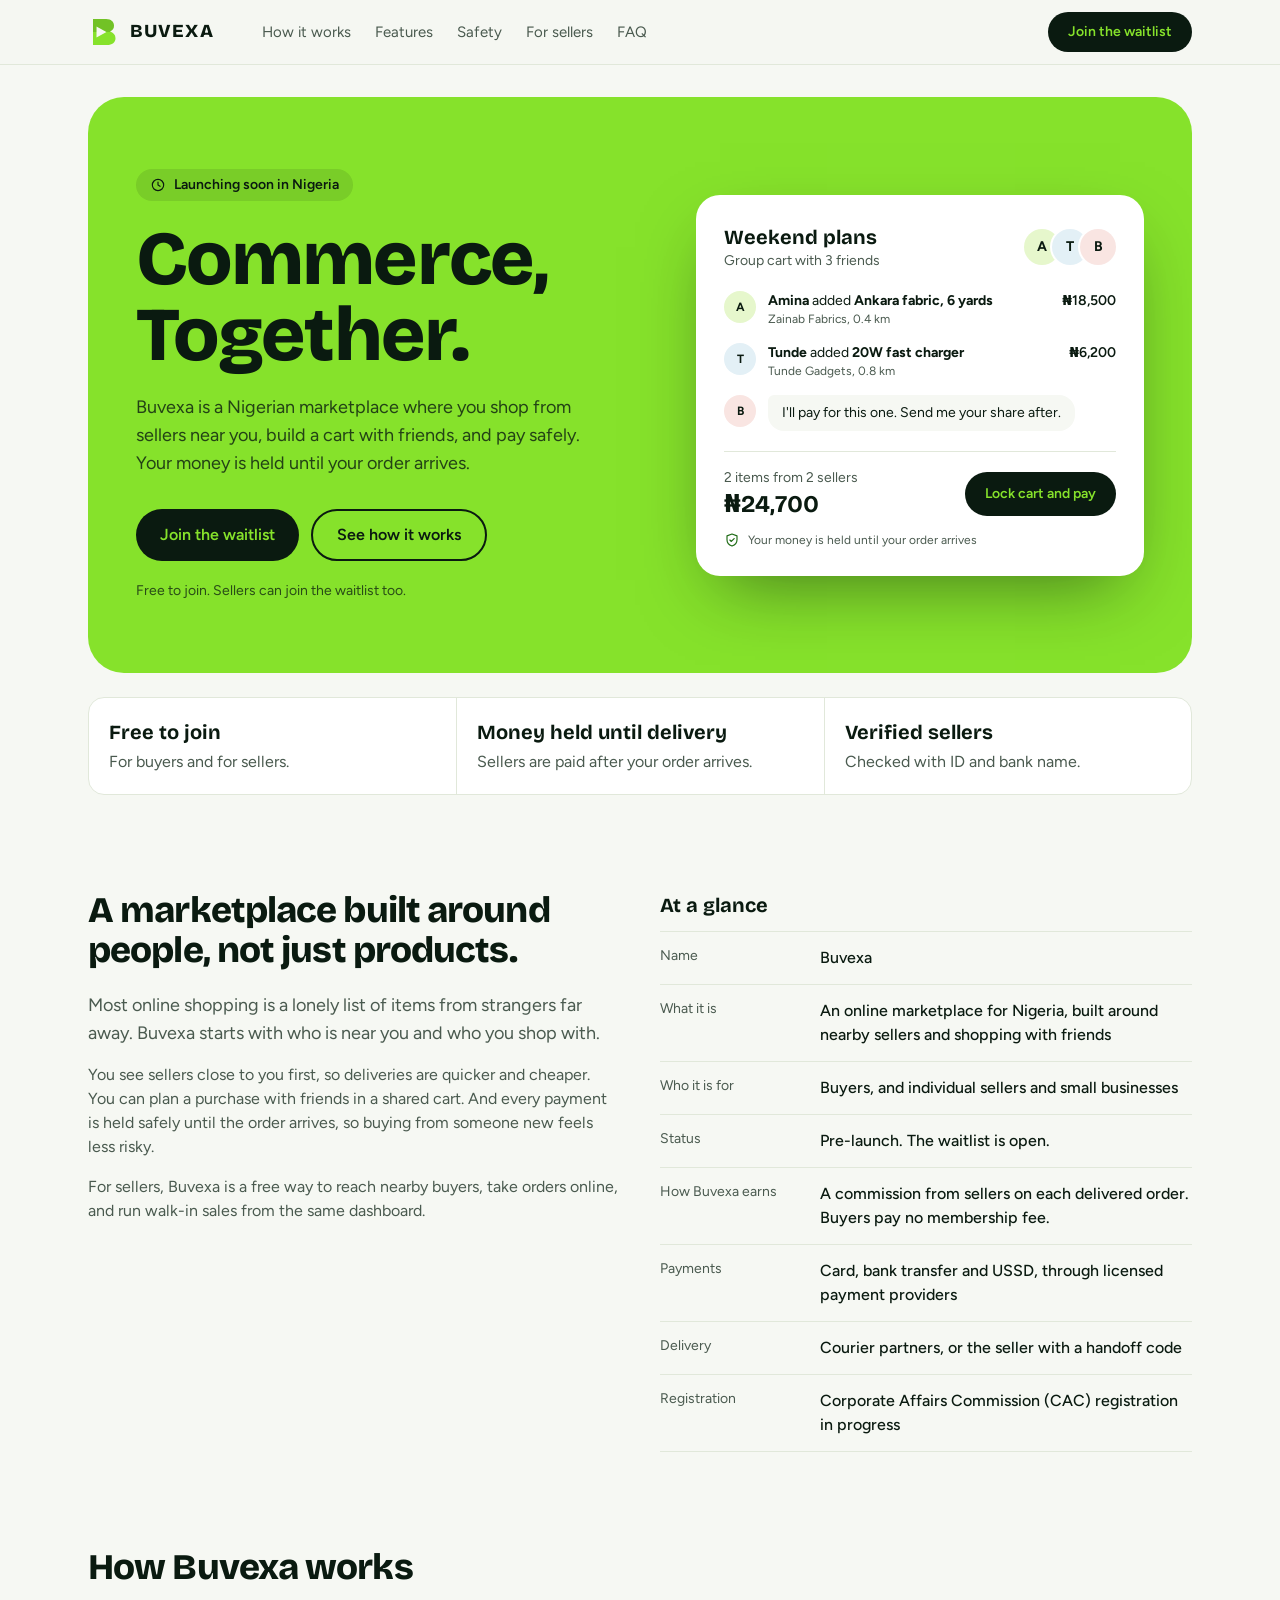
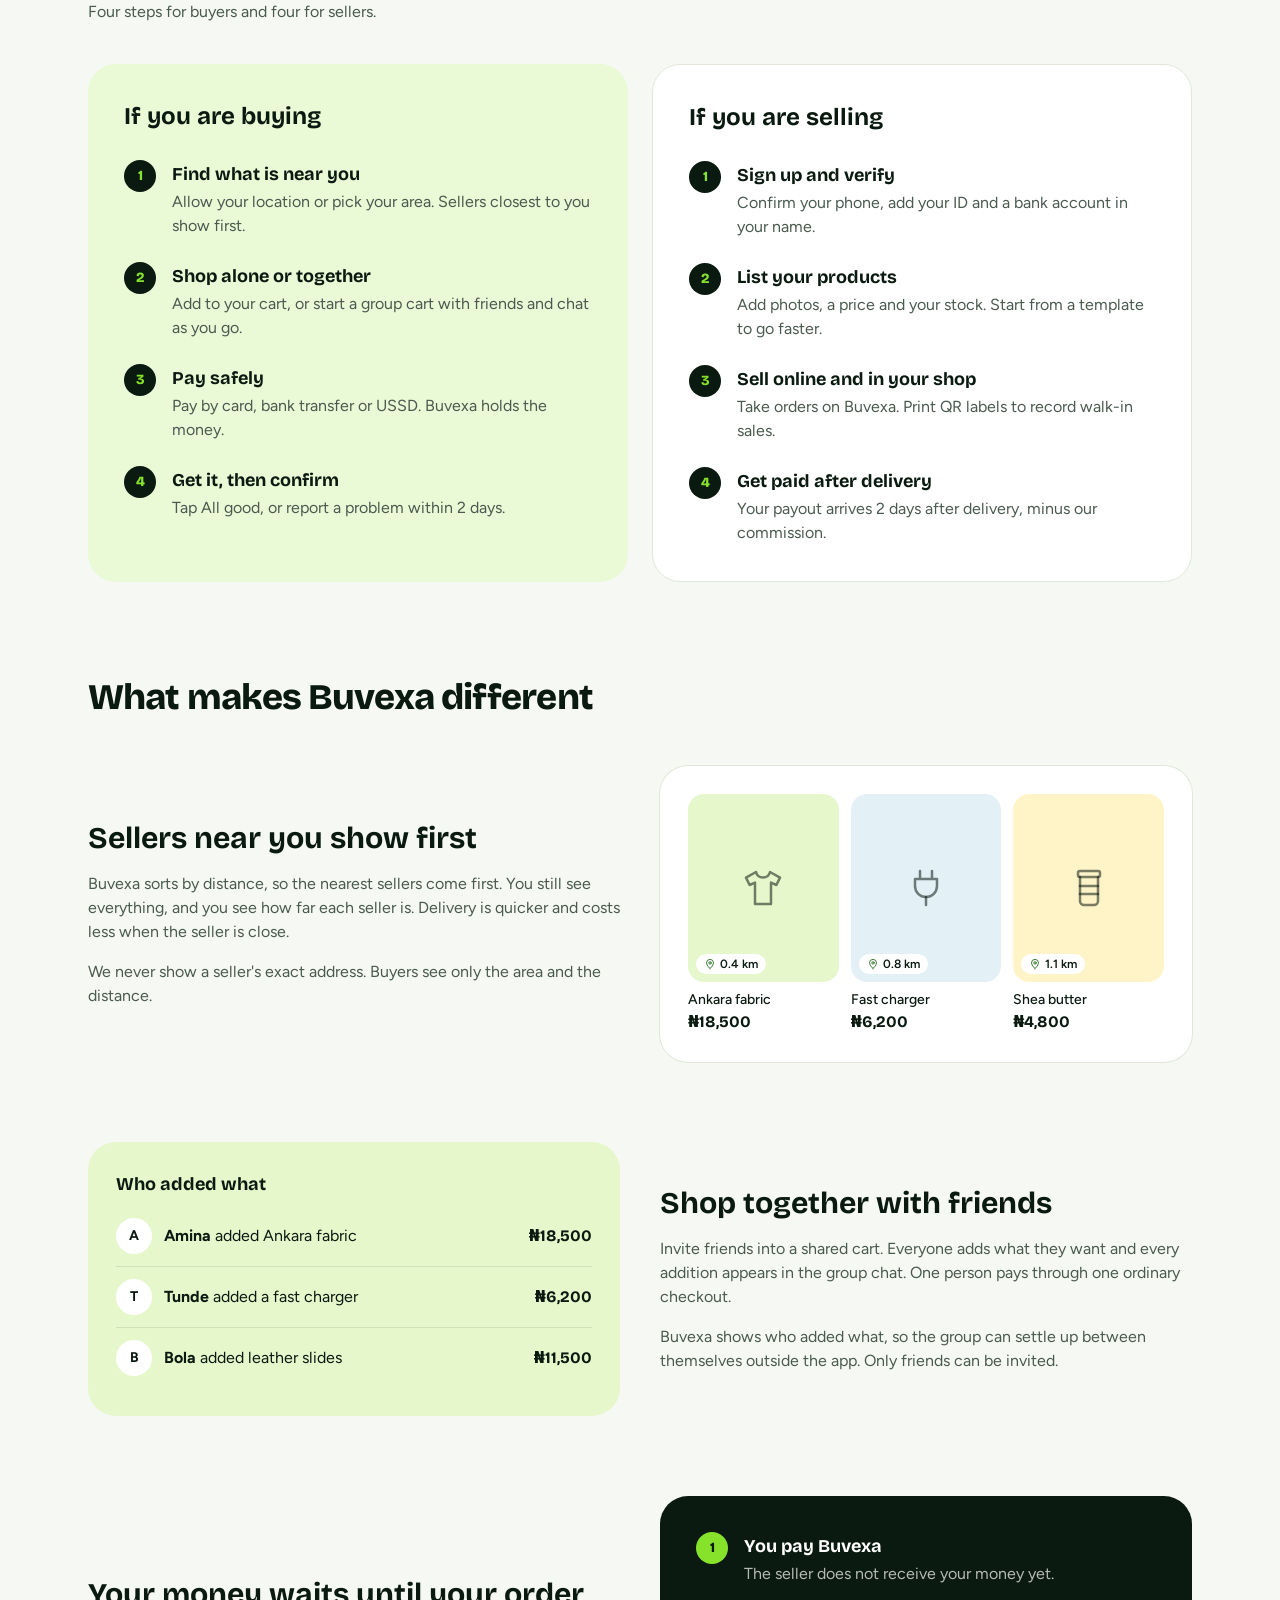
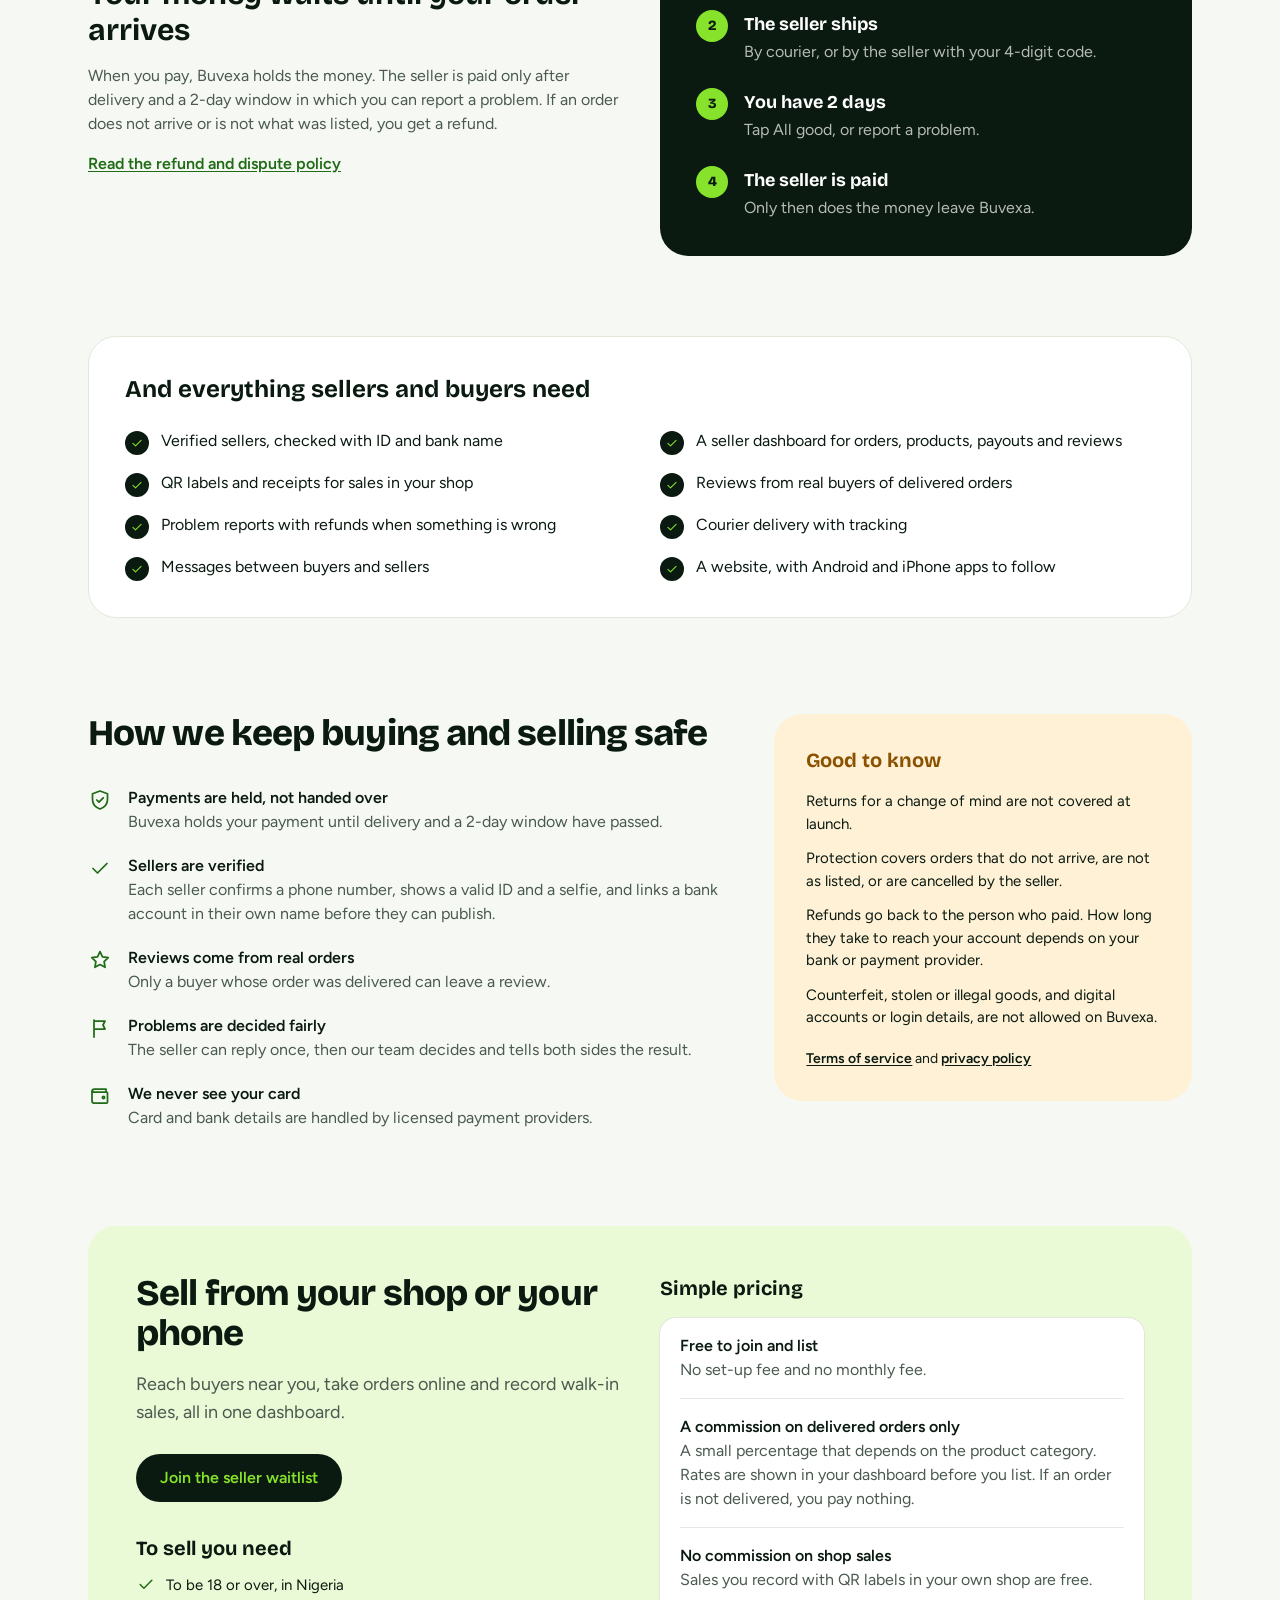
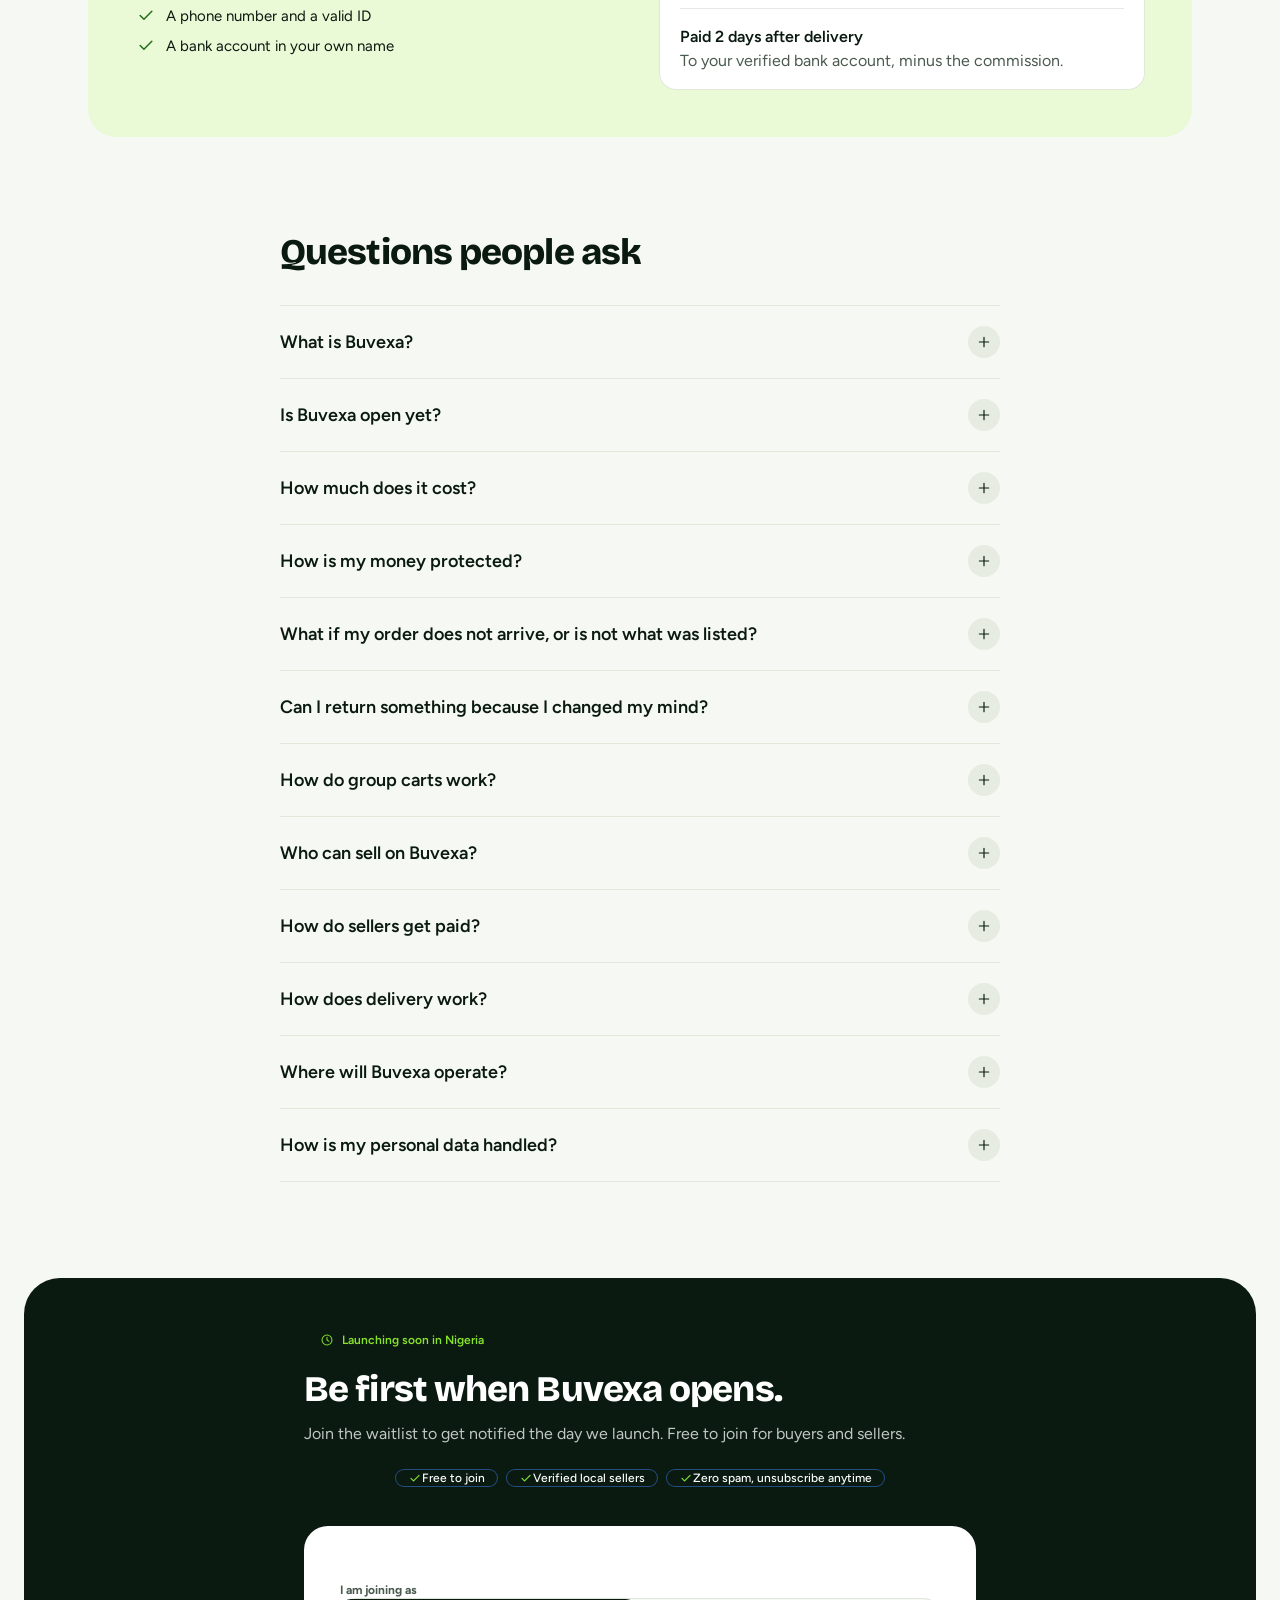
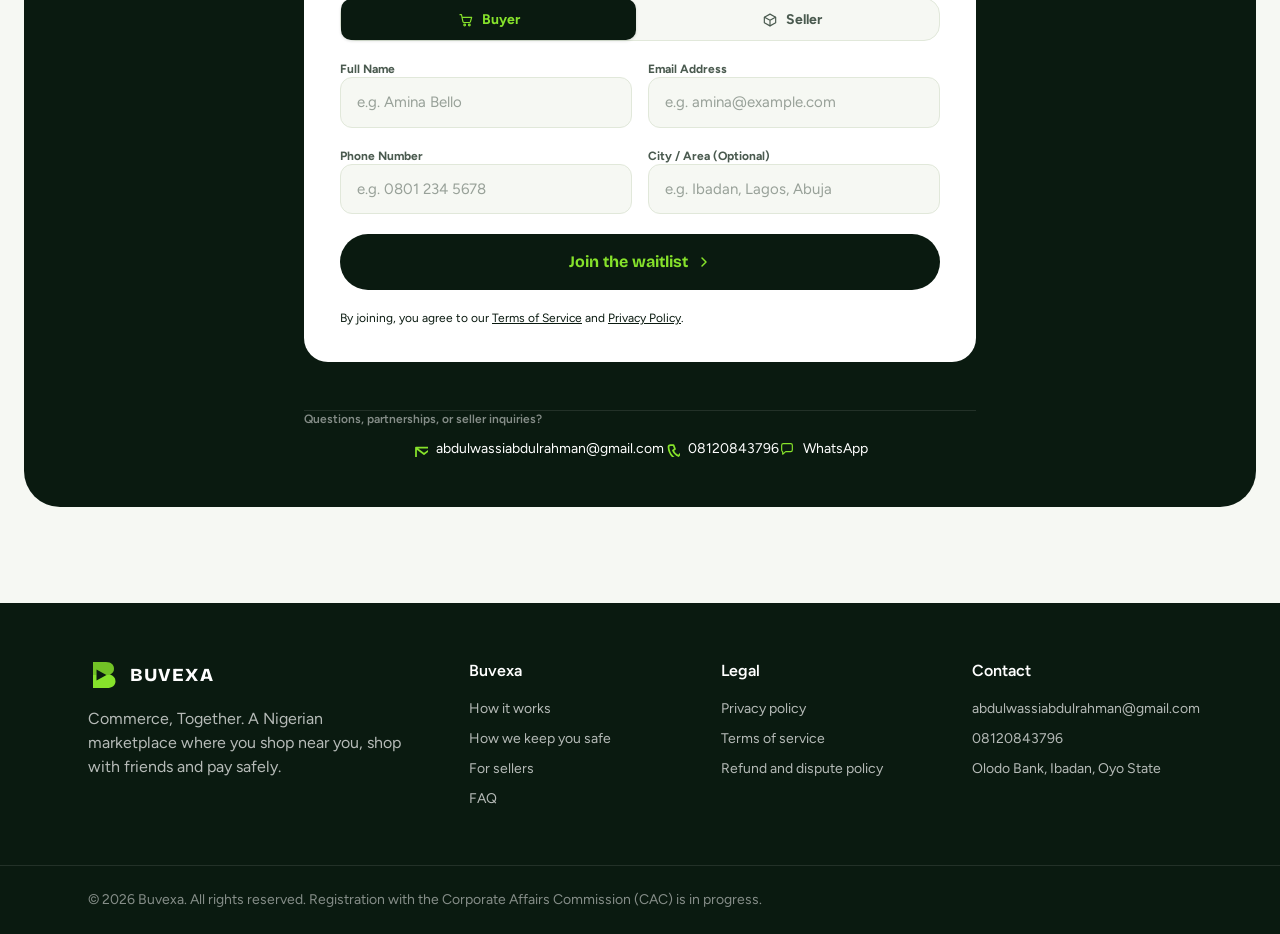
<file: index.html>
<!doctype html>
<html lang="en">
<head>
<meta charset="utf-8">
<meta name="viewport" content="width=device-width, initial-scale=1">
<title>Buvexa | Commerce, Together.</title>
<meta name="description" content="Buvexa is a Nigerian marketplace. Shop from sellers near you, build a cart with friends, and pay safely. Your money is held until your order arrives. Join the waitlist.">
<meta name="theme-color" content="#86E22B">
<link rel="icon" href="assets/favicon.svg" type="image/svg+xml">
<link rel="canonical" href="https://REPLACE_DOMAIN/">
<meta property="og:type" content="website">
<meta property="og:site_name" content="Buvexa">
<meta property="og:title" content="Buvexa | Commerce, Together.">
<meta property="og:description" content="Buvexa is a Nigerian marketplace. Shop from sellers near you, build a cart with friends, and pay safely. Your money is held until your order arrives. Join the waitlist.">
<meta property="og:url" content="https://REPLACE_DOMAIN/">
<meta property="og:image" content="https://REPLACE_DOMAIN/assets/og-image.png">
<meta name="twitter:card" content="summary_large_image">
<link rel="preload" href="assets/fonts/bricolage-grotesque-latin-800-normal.woff2" as="font" type="font/woff2" crossorigin>
<link rel="preload" href="assets/fonts/figtree-latin-400-normal.woff2" as="font" type="font/woff2" crossorigin>
<link rel="stylesheet" href="assets/style.css">
</head>
<body class="bg-paper text-ink"><svg xmlns="http://www.w3.org/2000/svg" style="position:absolute;width:0;height:0;overflow:hidden" aria-hidden="true"><symbol id="logo-mark" viewBox="0 0 64 64"><defs><clipPath id="bm"><path clip-rule="evenodd" d="M10 6H36C46 6 52 11.5 52 19.5C52 25 49 29 44 31C50.500 33 55 37.500 55 44.500C55 53 48.500 58 38 58H10Z M17 21L37 32L17 43Z"/></clipPath></defs><path fill="#86E22B" fill-rule="evenodd" d="M10 6H36C46 6 52 11.5 52 19.5C52 25 49 29 44 31C50.500 33 55 37.500 55 44.500C55 53 48.500 58 38 58H10Z M17 21L37 32L17 43Z"/><rect clip-path="url(#bm)" x="0" y="0" width="64" height="32" fill="#0A1A10" opacity=".16"/></symbol><symbol id="i-search" viewBox="0 0 24 24"><circle cx="11" cy="11" r="7"/><path d="M20 20l-3.5-3.5"/></symbol><symbol id="i-cart" viewBox="0 0 24 24"><path d="M3 4h2.2l2.1 10.2a2 2 0 0 0 2 1.6h7.5a2 2 0 0 0 1.9-1.4L20.5 8H6.2"/><circle cx="10" cy="19.5" r="1.3"/><circle cx="17" cy="19.5" r="1.3"/></symbol><symbol id="i-pin" viewBox="0 0 24 24"><path d="M12 21s7-6 7-11.2a7 7 0 1 0-14 0C5 15 12 21 12 21z"/><circle cx="12" cy="9.8" r="2.4"/></symbol><symbol id="i-chev-down" viewBox="0 0 24 24"><path d="M6 9l6 6 6-6"/></symbol><symbol id="i-chev-right" viewBox="0 0 24 24"><path d="M9 6l6 6-6 6"/></symbol><symbol id="i-bell" viewBox="0 0 24 24"><path d="M6 9a6 6 0 1 1 12 0c0 6 2.2 7.2 2.2 7.2H3.8S6 15 6 9z"/><path d="M10 20a2 2 0 0 0 4 0"/></symbol><symbol id="i-menu" viewBox="0 0 24 24"><path d="M4 7h16M4 12h16M4 17h16"/></symbol><symbol id="i-x" viewBox="0 0 24 24"><path d="M6 6l12 12M18 6L6 18"/></symbol><symbol id="i-heart" viewBox="0 0 24 24"><path d="M12 20s-7.5-4.6-7.5-10A4.3 4.3 0 0 1 12 7.4 4.3 4.3 0 0 1 19.5 10c0 5.4-7.5 10-7.5 10z"/></symbol><symbol id="i-plus" viewBox="0 0 24 24"><path d="M12 5v14M5 12h14"/></symbol><symbol id="i-check" viewBox="0 0 24 24"><path d="M5 12.5l4.5 4.5L19 7.5"/></symbol><symbol id="i-shield" viewBox="0 0 24 24"><path d="M12 3l7.5 2.8v5.7c0 4.6-3.2 7.9-7.5 9.5-4.3-1.6-7.5-4.9-7.5-9.5V5.8z"/><path d="M8.8 12l2.2 2.2 4.2-4.4"/></symbol><symbol id="i-users" viewBox="0 0 24 24"><circle cx="9" cy="8.5" r="3.2"/><path d="M3 19c.6-3.2 3-5 6-5s5.4 1.8 6 5"/><circle cx="17" cy="9.5" r="2.4"/><path d="M17.2 14.2c2 .2 3.4 1.6 3.8 4"/></symbol><symbol id="i-user" viewBox="0 0 24 24"><circle cx="12" cy="8.5" r="3.5"/><path d="M5 20c.8-3.6 3.6-5.5 7-5.5s6.2 1.9 7 5.5"/></symbol><symbol id="i-home" viewBox="0 0 24 24"><path d="M4 11l8-7 8 7v8.5a1 1 0 0 1-1 1h-4.5V15h-5v5.5H5a1 1 0 0 1-1-1z"/></symbol><symbol id="i-grid" viewBox="0 0 24 24"><rect x="4" y="4" width="6.5" height="6.5" rx="1.5"/><rect x="13.5" y="4" width="6.5" height="6.5" rx="1.5"/><rect x="4" y="13.5" width="6.5" height="6.5" rx="1.5"/><rect x="13.5" y="13.5" width="6.5" height="6.5" rx="1.5"/></symbol><symbol id="i-receipt" viewBox="0 0 24 24"><path d="M6 3.5h12v17l-2.5-1.6-2.2 1.6-2.3-1.6-2.2 1.6L6 20.5z"/><path d="M9 8.5h6M9 12h6M9 15.5h3.5"/></symbol><symbol id="i-box" viewBox="0 0 24 24"><path d="M20.5 7.8L12 3.2 3.5 7.8v8.4l8.5 4.6 8.5-4.6z"/><path d="M3.8 8l8.2 4.5L20.2 8M12 12.5V20.6"/></symbol><symbol id="i-qr" viewBox="0 0 24 24"><rect x="4" y="4" width="6" height="6" rx="1"/><rect x="14" y="4" width="6" height="6" rx="1"/><rect x="4" y="14" width="6" height="6" rx="1"/><path d="M14 14h2.5v2.5H14zM19 14h1M17.5 18H20v2M14 20h.01M17.5 20h.01"/></symbol><symbol id="i-wallet" viewBox="0 0 24 24"><path d="M4 7.5A2.5 2.5 0 0 1 6.5 5H18v3"/><path d="M4 7.5V17a2 2 0 0 0 2 2h12.5a1 1 0 0 0 1-1V9a1 1 0 0 0-1-1H6.5A2.5 2.5 0 0 1 4 7.5z"/><circle cx="15.5" cy="13.5" r="1.1"/></symbol><symbol id="i-star" viewBox="0 0 24 24"><path d="M12 3.6l2.5 5.2 5.7.8-4.1 4 1 5.7L12 16.6 6.9 19.3l1-5.7-4.1-4 5.7-.8z"/></symbol><symbol id="i-flag" viewBox="0 0 24 24"><path d="M6 21V4M6 5h11l-2 4 2 4H6"/></symbol><symbol id="i-chat" viewBox="0 0 24 24"><path d="M4 6.5A2.5 2.5 0 0 1 6.5 4h11A2.5 2.5 0 0 1 20 6.5v7a2.5 2.5 0 0 1-2.5 2.5H10l-4.5 3.8V16A2.5 2.5 0 0 1 4 13.5z"/></symbol><symbol id="i-sliders" viewBox="0 0 24 24"><path d="M4 7h9M17 7h3M4 17h3M11 17h9"/><circle cx="15" cy="7" r="2"/><circle cx="9" cy="17" r="2"/></symbol><symbol id="i-help" viewBox="0 0 24 24"><circle cx="12" cy="12" r="8.5"/><path d="M9.8 9.6a2.3 2.3 0 1 1 3.2 2.1c-.7.4-1 .9-1 1.6M12 16.6h.01"/></symbol><symbol id="i-logout" viewBox="0 0 24 24"><path d="M10 4H6.5A1.5 1.5 0 0 0 5 5.5v13A1.5 1.5 0 0 0 6.5 20H10M15 8l4 4-4 4M19 12H9.5"/></symbol><symbol id="i-external" viewBox="0 0 24 24"><path d="M14 5h5v5M19 5l-8 8M18 14v4.5a1 1 0 0 1-1 1H5.5a1 1 0 0 1-1-1V7a1 1 0 0 1 1-1H10"/></symbol><symbol id="i-truck" viewBox="0 0 24 24"><path d="M3 6.5h11v9H3zM14 9.5h4l3 3v3h-7"/><circle cx="7" cy="17.5" r="1.7"/><circle cx="17" cy="17.5" r="1.7"/></symbol><symbol id="i-filter" viewBox="0 0 24 24"><path d="M4 6h16M7 12h10M10 18h4"/></symbol><symbol id="i-more" viewBox="0 0 24 24"><circle cx="5.5" cy="12" r="1.3" fill="currentColor"/><circle cx="12" cy="12" r="1.3" fill="currentColor"/><circle cx="18.5" cy="12" r="1.3" fill="currentColor"/></symbol><symbol id="i-clock" viewBox="0 0 24 24"><circle cx="12" cy="12" r="8.5"/><path d="M12 7.5V12l3 2"/></symbol><symbol id="i-edit" viewBox="0 0 24 24"><path d="M4 20h4L19 9a2.1 2.1 0 0 0-3-3L5 17z"/><path d="M14.5 7.5l3 3"/></symbol><symbol id="i-dl" viewBox="0 0 24 24"><path d="M12 4v11M7.5 11L12 15.5 16.5 11M5 19.5h14"/></symbol><symbol id="p-shirt" viewBox="0 0 24 24"><path d="M8.5 4L3.5 6.8l1.8 3.7L8 9.3V20h8V9.3l2.7 1.2 1.8-3.7L15.5 4a3.6 3.6 0 0 1-7 0z"/></symbol><symbol id="p-shoe" viewBox="0 0 24 24"><path d="M3 17V11.8c0-.5.3-.9.8-1L8 9.5 9.2 7l3 3.2 4.3 1.6c2.5.8 4.5 1.5 4.5 4V17z"/><path d="M3 17.2h18v1.6H3zM10 9.2l1.2 1.2M12 10.6l1.1 1.1"/></symbol><symbol id="p-plug" viewBox="0 0 24 24"><path d="M9 3.5v4M15 3.5v4M6.5 7.5h11v3.5a5.5 5.5 0 0 1-11 0z"/><path d="M12 16.5v4"/></symbol><symbol id="p-speaker" viewBox="0 0 24 24"><rect x="6" y="3.5" width="12" height="17" rx="2.5"/><circle cx="12" cy="14.5" r="3.2"/><circle cx="12" cy="7.5" r="1"/></symbol><symbol id="p-jar" viewBox="0 0 24 24"><rect x="6.5" y="3.5" width="11" height="3" rx="1"/><path d="M7.5 6.5v12a2 2 0 0 0 2 2h5a2 2 0 0 0 2-2v-12"/><path d="M7.5 11h9M7.5 15h9"/></symbol><symbol id="p-phones" viewBox="0 0 24 24"><path d="M4.5 14v-2a7.5 7.5 0 0 1 15 0v2"/><rect x="3.5" y="13.5" width="4" height="6.5" rx="1.6"/><rect x="16.5" y="13.5" width="4" height="6.5" rx="1.6"/></symbol><symbol id="p-bag" viewBox="0 0 24 24"><path d="M5.5 8h13l-1 12h-11z"/><path d="M9 8V6.5a3 3 0 0 1 6 0V8"/></symbol><symbol id="p-fan" viewBox="0 0 24 24"><circle cx="12" cy="10.5" r="7.5"/><circle cx="12" cy="10.5" r="1.4"/><path d="M12 9.1C11 6.6 11.5 4.8 12 3.4M13.3 11.2c2.5.4 4 1.5 5.2 2.9M10.8 11.4c-2.1 1.3-2.4 3.2-2.2 5"/><path d="M12 18v3M8.5 21h7"/></symbol><symbol id="p-bowl" viewBox="0 0 24 24"><path d="M4 11h16v3a6 6 0 0 1-6 6h-4a6 6 0 0 1-6-6z"/><path d="M9 8c0-1.3 1-1.6 1-3M14 8c0-1.3 1-1.6 1-3"/></symbol><symbol id="p-sparkle" viewBox="0 0 24 24"><path d="M11 3.5l1.8 5.2 5.2 1.8-5.2 1.8L11 17.5l-1.8-5.2L4 10.5l5.2-1.8z"/><path d="M18.5 16.5l.7 1.8 1.8.7-1.8.7-.7 1.8-.7-1.8-1.8-.7 1.8-.7z"/></symbol><symbol id="p-phone" viewBox="0 0 24 24"><rect x="7" y="3" width="10" height="18" rx="2.5"/><path d="M11 18h2"/></symbol><symbol id="p-couch" viewBox="0 0 24 24"><path d="M5 12V9a2 2 0 0 1 2-2h10a2 2 0 0 1 2 2v3"/><path d="M3.5 12.5a1.8 1.8 0 0 1 3.5.5v2h10v-2a1.8 1.8 0 0 1 3.5-.5V17a1 1 0 0 1-1 1h-15a1 1 0 0 1-1-1z"/><path d="M6.5 18v2M17.5 18v2"/></symbol></svg><header class="sticky top-0 z-40 border-b border-mist bg-paper/95 backdrop-blur">
  <div class="mx-auto flex h-16 max-w-6xl items-center gap-6 px-4 sm:px-6">
    <a href="index.html" aria-label="Buvexa home"><span class="flex items-center gap-2.5"><svg class="h-8 w-8" aria-hidden="true"><use href="#logo-mark"/></svg><span class="font-display text-[1.15rem] font-extrabold tracking-[0.06em] text-ink">BUVEXA</span></span></a>
    <nav class="ml-6 hidden items-center gap-6 text-[15px] text-ink-2 lg:flex" aria-label="Main"><a href="#how" class="hover:text-ink">How it works</a><a href="#features" class="hover:text-ink">Features</a><a href="#safety" class="hover:text-ink">Safety</a><a href="#sellers" class="hover:text-ink">For sellers</a><a href="#faq" class="hover:text-ink">FAQ</a></nav>
    <div class="ml-auto flex items-center gap-2">
      <a href="#waitlist" class="hidden rounded-full bg-ink px-5 py-2.5 text-sm font-semibold text-lime hover:bg-black sm:inline-flex">Join the waitlist</a>
      <button id="menuBtn" type="button" class="grid h-11 w-11 place-items-center rounded-full hover:bg-white lg:hidden" aria-label="Open menu" aria-expanded="false" aria-controls="mobileNav"><svg class="h-6 w-6" fill="none" stroke="currentColor" stroke-width="1.75" stroke-linecap="round" stroke-linejoin="round" aria-hidden="true"><use href="#i-menu"/></svg></button>
    </div>
  </div>
  <nav id="mobileNav" class="hidden border-t border-mist bg-paper px-4 py-3 text-[15px] lg:hidden" aria-label="Mobile"><a href="#how" class="block rounded-xl px-3 py-3 hover:bg-white">How it works</a><a href="#features" class="block rounded-xl px-3 py-3 hover:bg-white">Features</a><a href="#safety" class="block rounded-xl px-3 py-3 hover:bg-white">Safety</a><a href="#sellers" class="block rounded-xl px-3 py-3 hover:bg-white">For sellers</a><a href="#faq" class="block rounded-xl px-3 py-3 hover:bg-white">FAQ</a>
    <a href="#waitlist" class="mt-2 flex h-12 items-center justify-center rounded-full bg-ink font-semibold text-lime">Join the waitlist</a></nav>
</header><main>
<section class="mx-auto max-w-6xl px-4 pt-5 sm:px-6 sm:pt-8">
  <div class="overflow-hidden rounded-[28px] bg-lime sm:rounded-[36px]"><div class="grid items-center gap-10 px-6 py-10 sm:px-12 sm:py-14 lg:grid-cols-12 lg:py-[4.5rem]">
    <div class="lg:col-span-6">
      <p class="inline-flex items-center gap-2 rounded-full bg-ink/10 px-3.5 py-1.5 text-sm font-semibold"><svg class="h-4 w-4" fill="none" stroke="currentColor" stroke-width="1.75" stroke-linecap="round" stroke-linejoin="round" aria-hidden="true"><use href="#i-clock"/></svg> Launching soon in Nigeria</p>
      <h1 class="mt-5 font-display text-[2.9rem] font-extrabold leading-[0.98] tracking-tight sm:text-6xl lg:text-[4.75rem]">Commerce,<br>Together.</h1>
      <p class="mt-5 max-w-md text-lg text-ink/80">Buvexa is a Nigerian marketplace where you shop from sellers near you, build a cart with friends, and pay safely. Your money is held until your order arrives.</p>
      <div class="mt-8 flex flex-wrap gap-3"><a href="#waitlist" class="inline-flex items-center rounded-full bg-ink px-6 py-3.5 font-semibold text-lime hover:bg-black">Join the waitlist</a><a href="#how" class="inline-flex items-center rounded-full border-2 border-ink px-6 py-3 font-semibold hover:bg-ink hover:text-lime">See how it works</a></div>
      <p class="mt-5 text-sm text-ink/75">Free to join. Sellers can join the waitlist too.</p></div>
    <div class="flex lg:col-span-6 lg:justify-end"><div class="w-full max-w-[28rem] rounded-3xl bg-white p-6 shadow-[0_28px_70px_-24px_rgba(10,26,16,0.55)] sm:p-7" role="img" aria-label="Example of a Buvexa group cart with three friends adding items and one person paying">
      <div class="flex items-center justify-between gap-4"><div><p class="font-display text-xl font-bold">Weekend plans</p><p class="text-sm text-ink-2">Group cart with 3 friends</p></div>
        <div class="flex -space-x-2"><span class="grid h-9 w-9 place-items-center rounded-full bg-tint-lime text-sm font-bold ring-2 ring-white">A</span><span class="grid h-9 w-9 place-items-center rounded-full bg-tint-sky text-sm font-bold ring-2 ring-white">T</span><span class="grid h-9 w-9 place-items-center rounded-full bg-tint-blush text-sm font-bold ring-2 ring-white">B</span></div></div>
      <ul class="mt-5 space-y-4" aria-hidden="true">
        <li class="flex items-start gap-3"><span class="grid h-8 w-8 shrink-0 place-items-center rounded-full bg-tint-lime text-xs font-bold">A</span><div class="flex-1"><p class="text-sm"><b>Amina</b> added <b>Ankara fabric, 6 yards</b></p><p class="text-xs text-ink-2">Zainab Fabrics, 0.4 km</p></div><span class="text-sm font-semibold">₦18,500</span></li>
        <li class="flex items-start gap-3"><span class="grid h-8 w-8 shrink-0 place-items-center rounded-full bg-tint-sky text-xs font-bold">T</span><div class="flex-1"><p class="text-sm"><b>Tunde</b> added <b>20W fast charger</b></p><p class="text-xs text-ink-2">Tunde Gadgets, 0.8 km</p></div><span class="text-sm font-semibold">₦6,200</span></li>
        <li class="flex items-start gap-3"><span class="grid h-8 w-8 shrink-0 place-items-center rounded-full bg-tint-blush text-xs font-bold">B</span><p class="rounded-2xl rounded-tl-md bg-paper px-3.5 py-2 text-sm">I'll pay for this one. Send me your share after.</p></li></ul>
      <div class="mt-5 flex items-center justify-between gap-3 border-t border-mist pt-4"><div><p class="text-sm text-ink-2">2 items from 2 sellers</p><p class="font-display text-2xl font-bold">₦24,700</p></div><span class="rounded-full bg-ink px-5 py-3 text-sm font-semibold text-lime">Lock cart and pay</span></div>
      <p class="mt-3 flex items-center gap-2 text-xs text-ink-2"><svg class="h-4 w-4 text-lime-deep" fill="none" stroke="currentColor" stroke-width="1.75" stroke-linecap="round" stroke-linejoin="round" aria-hidden="true"><use href="#i-shield"/></svg> Your money is held until your order arrives</p></div></div>
  </div></div>
  <dl class="mt-6 grid divide-y divide-mist overflow-hidden rounded-2xl border border-mist bg-white sm:grid-cols-3 sm:divide-x sm:divide-y-0">
    <div class="p-5"><dt class="font-display text-xl font-bold">Free to join</dt><dd class="mt-1 text-ink-2">For buyers and for sellers.</dd></div>
    <div class="p-5"><dt class="font-display text-xl font-bold">Money held until delivery</dt><dd class="mt-1 text-ink-2">Sellers are paid after your order arrives.</dd></div>
    <div class="p-5"><dt class="font-display text-xl font-bold">Verified sellers</dt><dd class="mt-1 text-ink-2">Checked with ID and bank name.</dd></div></dl>
</section>

<section id="about" class="mx-auto mt-24 max-w-6xl scroll-mt-24 px-4 sm:px-6"><div class="grid gap-10 lg:grid-cols-2">
  <div><h2 class="font-display text-3xl font-extrabold leading-tight tracking-tight sm:text-4xl">A marketplace built around people, not just products.</h2>
    <p class="mt-5 text-lg text-ink-2">Most online shopping is a lonely list of items from strangers far away. Buvexa starts with who is near you and who you shop with.</p>
    <p class="mt-4 text-ink-2">You see sellers close to you first, so deliveries are quicker and cheaper. You can plan a purchase with friends in a shared cart. And every payment is held safely until the order arrives, so buying from someone new feels less risky.</p>
    <p class="mt-4 text-ink-2">For sellers, Buvexa is a free way to reach nearby buyers, take orders online, and run walk-in sales from the same dashboard.</p></div>
  <div><h3 class="font-display text-xl font-bold">At a glance</h3><dl class="mt-3 divide-y divide-mist border-y border-mist"><div class="grid gap-1 py-3.5 sm:grid-cols-[9rem_1fr] sm:gap-4"><dt class="text-sm text-ink-2">Name</dt><dd class="font-medium">Buvexa</dd></div><div class="grid gap-1 py-3.5 sm:grid-cols-[9rem_1fr] sm:gap-4"><dt class="text-sm text-ink-2">What it is</dt><dd class="font-medium">An online marketplace for Nigeria, built around nearby sellers and shopping with friends</dd></div><div class="grid gap-1 py-3.5 sm:grid-cols-[9rem_1fr] sm:gap-4"><dt class="text-sm text-ink-2">Who it is for</dt><dd class="font-medium">Buyers, and individual sellers and small businesses</dd></div><div class="grid gap-1 py-3.5 sm:grid-cols-[9rem_1fr] sm:gap-4"><dt class="text-sm text-ink-2">Status</dt><dd class="font-medium">Pre-launch. The waitlist is open.</dd></div><div class="grid gap-1 py-3.5 sm:grid-cols-[9rem_1fr] sm:gap-4"><dt class="text-sm text-ink-2">How Buvexa earns</dt><dd class="font-medium">A commission from sellers on each delivered order. Buyers pay no membership fee.</dd></div><div class="grid gap-1 py-3.5 sm:grid-cols-[9rem_1fr] sm:gap-4"><dt class="text-sm text-ink-2">Payments</dt><dd class="font-medium">Card, bank transfer and USSD, through licensed payment providers</dd></div><div class="grid gap-1 py-3.5 sm:grid-cols-[9rem_1fr] sm:gap-4"><dt class="text-sm text-ink-2">Delivery</dt><dd class="font-medium">Courier partners, or the seller with a handoff code</dd></div><div class="grid gap-1 py-3.5 sm:grid-cols-[9rem_1fr] sm:gap-4"><dt class="text-sm text-ink-2">Registration</dt><dd class="font-medium">Corporate Affairs Commission (CAC) registration in progress</dd></div></dl></div></div></section>

<section id="how" class="mx-auto mt-24 max-w-6xl scroll-mt-24 px-4 sm:px-6">
  <h2 class="font-display text-3xl font-extrabold tracking-tight sm:text-4xl">How Buvexa works</h2><p class="mt-3 max-w-xl text-ink-2">Four steps for buyers and four for sellers.</p>
  <div class="mt-10 grid gap-6 lg:grid-cols-2">
    <div class="rounded-[28px] bg-lime-soft p-6 sm:p-9"><h3 class="font-display text-2xl font-bold">If you are buying</h3><ol class="mt-7 space-y-6"><li class="flex gap-4"><span class="grid h-8 w-8 shrink-0 place-items-center rounded-full bg-ink text-lime font-display text-sm font-extrabold">1</span><div><h4 class="font-display text-lg font-bold">Find what is near you</h4><p class="mt-0.5 text-ink-2">Allow your location or pick your area. Sellers closest to you show first.</p></div></li><li class="flex gap-4"><span class="grid h-8 w-8 shrink-0 place-items-center rounded-full bg-ink text-lime font-display text-sm font-extrabold">2</span><div><h4 class="font-display text-lg font-bold">Shop alone or together</h4><p class="mt-0.5 text-ink-2">Add to your cart, or start a group cart with friends and chat as you go.</p></div></li><li class="flex gap-4"><span class="grid h-8 w-8 shrink-0 place-items-center rounded-full bg-ink text-lime font-display text-sm font-extrabold">3</span><div><h4 class="font-display text-lg font-bold">Pay safely</h4><p class="mt-0.5 text-ink-2">Pay by card, bank transfer or USSD. Buvexa holds the money.</p></div></li><li class="flex gap-4"><span class="grid h-8 w-8 shrink-0 place-items-center rounded-full bg-ink text-lime font-display text-sm font-extrabold">4</span><div><h4 class="font-display text-lg font-bold">Get it, then confirm</h4><p class="mt-0.5 text-ink-2">Tap All good, or report a problem within 2 days.</p></div></li></ol></div>
    <div class="rounded-[28px] border border-mist bg-white p-6 sm:p-9"><h3 class="font-display text-2xl font-bold">If you are selling</h3><ol class="mt-7 space-y-6"><li class="flex gap-4"><span class="grid h-8 w-8 shrink-0 place-items-center rounded-full bg-ink text-lime font-display text-sm font-extrabold">1</span><div><h4 class="font-display text-lg font-bold">Sign up and verify</h4><p class="mt-0.5 text-ink-2">Confirm your phone, add your ID and a bank account in your name.</p></div></li><li class="flex gap-4"><span class="grid h-8 w-8 shrink-0 place-items-center rounded-full bg-ink text-lime font-display text-sm font-extrabold">2</span><div><h4 class="font-display text-lg font-bold">List your products</h4><p class="mt-0.5 text-ink-2">Add photos, a price and your stock. Start from a template to go faster.</p></div></li><li class="flex gap-4"><span class="grid h-8 w-8 shrink-0 place-items-center rounded-full bg-ink text-lime font-display text-sm font-extrabold">3</span><div><h4 class="font-display text-lg font-bold">Sell online and in your shop</h4><p class="mt-0.5 text-ink-2">Take orders on Buvexa. Print QR labels to record walk-in sales.</p></div></li><li class="flex gap-4"><span class="grid h-8 w-8 shrink-0 place-items-center rounded-full bg-ink text-lime font-display text-sm font-extrabold">4</span><div><h4 class="font-display text-lg font-bold">Get paid after delivery</h4><p class="mt-0.5 text-ink-2">Your payout arrives 2 days after delivery, minus our commission.</p></div></li></ol></div></div></section>

<section id="features" class="mx-auto mt-24 max-w-6xl scroll-mt-24 px-4 sm:px-6">
  <h2 class="font-display text-3xl font-extrabold tracking-tight sm:text-4xl">What makes Buvexa different</h2>
  <div class="mt-12 space-y-20">
    <div class="grid items-center gap-10 lg:grid-cols-2"><div><h3 class="font-display text-2xl font-bold sm:text-3xl">Sellers near you show first</h3>
      <p class="mt-4 text-ink-2">Buvexa sorts by distance, so the nearest sellers come first. You still see everything, and you see how far each seller is. Delivery is quicker and costs less when the seller is close.</p>
      <p class="mt-4 text-ink-2">We never show a seller's exact address. Buyers see only the area and the distance.</p></div>
      <div class="rounded-[28px] bg-white p-5 ring-1 ring-mist sm:p-7" role="img" aria-label="Example products with their distance from the buyer"><div class="grid grid-cols-3 gap-3"><div><div class="relative flex aspect-[4/5] items-center justify-center rounded-2xl bg-tint-lime"><svg class="h-12 w-12 text-ink/55" fill="none" stroke="currentColor" stroke-width="1.25" stroke-linecap="round" stroke-linejoin="round" aria-hidden="true"><use href="#p-shirt"/></svg><span class="absolute bottom-2 left-2 inline-flex items-center gap-1 rounded-full bg-white px-2 py-0.5 text-xs font-semibold"><svg class="h-3 w-3 text-lime-deep" fill="none" stroke="currentColor" stroke-width="1.75" stroke-linecap="round" stroke-linejoin="round" aria-hidden="true"><use href="#i-pin"/></svg> 0.4 km</span></div><p class="mt-2 text-sm font-medium">Ankara fabric</p><p class="font-display font-bold">₦18,500</p></div><div><div class="relative flex aspect-[4/5] items-center justify-center rounded-2xl bg-tint-sky"><svg class="h-12 w-12 text-ink/55" fill="none" stroke="currentColor" stroke-width="1.25" stroke-linecap="round" stroke-linejoin="round" aria-hidden="true"><use href="#p-plug"/></svg><span class="absolute bottom-2 left-2 inline-flex items-center gap-1 rounded-full bg-white px-2 py-0.5 text-xs font-semibold"><svg class="h-3 w-3 text-lime-deep" fill="none" stroke="currentColor" stroke-width="1.75" stroke-linecap="round" stroke-linejoin="round" aria-hidden="true"><use href="#i-pin"/></svg> 0.8 km</span></div><p class="mt-2 text-sm font-medium">Fast charger</p><p class="font-display font-bold">₦6,200</p></div><div><div class="relative flex aspect-[4/5] items-center justify-center rounded-2xl bg-tint-butter"><svg class="h-12 w-12 text-ink/55" fill="none" stroke="currentColor" stroke-width="1.25" stroke-linecap="round" stroke-linejoin="round" aria-hidden="true"><use href="#p-jar"/></svg><span class="absolute bottom-2 left-2 inline-flex items-center gap-1 rounded-full bg-white px-2 py-0.5 text-xs font-semibold"><svg class="h-3 w-3 text-lime-deep" fill="none" stroke="currentColor" stroke-width="1.75" stroke-linecap="round" stroke-linejoin="round" aria-hidden="true"><use href="#i-pin"/></svg> 1.1 km</span></div><p class="mt-2 text-sm font-medium">Shea butter</p><p class="font-display font-bold">₦4,800</p></div></div></div></div>
    <div class="grid items-center gap-10 lg:grid-cols-2"><div class="lg:order-2"><h3 class="font-display text-2xl font-bold sm:text-3xl">Shop together with friends</h3>
      <p class="mt-4 text-ink-2">Invite friends into a shared cart. Everyone adds what they want and every addition appears in the group chat. One person pays through one ordinary checkout.</p>
      <p class="mt-4 text-ink-2">Buvexa shows who added what, so the group can settle up between themselves outside the app. Only friends can be invited.</p></div>
      <div class="rounded-[28px] bg-tint-lime p-5 sm:p-7 lg:order-1" role="img" aria-label="Example list showing who added which item to a group cart"><p class="font-display text-lg font-bold">Who added what</p><ul class="mt-2 divide-y divide-ink/10"><li class="flex items-center gap-3 py-3"><span class="grid h-9 w-9 place-items-center rounded-full bg-white text-sm font-bold">A</span><p class="flex-1"><b>Amina</b> added Ankara fabric</p><span class="font-display font-bold">₦18,500</span></li><li class="flex items-center gap-3 py-3"><span class="grid h-9 w-9 place-items-center rounded-full bg-white text-sm font-bold">T</span><p class="flex-1"><b>Tunde</b> added a fast charger</p><span class="font-display font-bold">₦6,200</span></li><li class="flex items-center gap-3 py-3"><span class="grid h-9 w-9 place-items-center rounded-full bg-white text-sm font-bold">B</span><p class="flex-1"><b>Bola</b> added leather slides</p><span class="font-display font-bold">₦11,500</span></li></ul></div></div>
    <div class="grid items-center gap-10 lg:grid-cols-2"><div><h3 class="font-display text-2xl font-bold sm:text-3xl">Your money waits until your order arrives</h3>
      <p class="mt-4 text-ink-2">When you pay, Buvexa holds the money. The seller is paid only after delivery and a 2-day window in which you can report a problem. If an order does not arrive or is not what was listed, you get a refund.</p>
      <p class="mt-4"><a href="refunds.html" class="font-semibold text-lime-deep underline underline-offset-2">Read the refund and dispute policy</a></p></div>
      <div class="rounded-[28px] bg-ink p-6 text-white sm:p-9"><ol class="space-y-6"><li class="flex gap-4"><span class="grid h-8 w-8 shrink-0 place-items-center rounded-full bg-lime text-ink font-display text-sm font-extrabold">1</span><div><h4 class="font-display text-lg font-bold">You pay Buvexa</h4><p class="mt-0.5 text-white/70">The seller does not receive your money yet.</p></div></li><li class="flex gap-4"><span class="grid h-8 w-8 shrink-0 place-items-center rounded-full bg-lime text-ink font-display text-sm font-extrabold">2</span><div><h4 class="font-display text-lg font-bold">The seller ships</h4><p class="mt-0.5 text-white/70">By courier, or by the seller with your 4-digit code.</p></div></li><li class="flex gap-4"><span class="grid h-8 w-8 shrink-0 place-items-center rounded-full bg-lime text-ink font-display text-sm font-extrabold">3</span><div><h4 class="font-display text-lg font-bold">You have 2 days</h4><p class="mt-0.5 text-white/70">Tap All good, or report a problem.</p></div></li><li class="flex gap-4"><span class="grid h-8 w-8 shrink-0 place-items-center rounded-full bg-lime text-ink font-display text-sm font-extrabold">4</span><div><h4 class="font-display text-lg font-bold">The seller is paid</h4><p class="mt-0.5 text-white/70">Only then does the money leave Buvexa.</p></div></li></ol></div></div></div>
  <div class="mt-20 rounded-[28px] border border-mist bg-white p-6 sm:p-9"><h3 class="font-display text-2xl font-bold">And everything sellers and buyers need</h3><ul class="mt-6 grid gap-x-10 gap-y-4 sm:grid-cols-2"><li class="flex items-start gap-3"><span class="mt-0.5 grid h-6 w-6 shrink-0 place-items-center rounded-full bg-ink text-lime"><svg class="h-3.5 w-3.5" fill="none" stroke="currentColor" stroke-width="1.75" stroke-linecap="round" stroke-linejoin="round" aria-hidden="true"><use href="#i-check"/></svg></span><span>Verified sellers, checked with ID and bank name</span></li><li class="flex items-start gap-3"><span class="mt-0.5 grid h-6 w-6 shrink-0 place-items-center rounded-full bg-ink text-lime"><svg class="h-3.5 w-3.5" fill="none" stroke="currentColor" stroke-width="1.75" stroke-linecap="round" stroke-linejoin="round" aria-hidden="true"><use href="#i-check"/></svg></span><span>A seller dashboard for orders, products, payouts and reviews</span></li><li class="flex items-start gap-3"><span class="mt-0.5 grid h-6 w-6 shrink-0 place-items-center rounded-full bg-ink text-lime"><svg class="h-3.5 w-3.5" fill="none" stroke="currentColor" stroke-width="1.75" stroke-linecap="round" stroke-linejoin="round" aria-hidden="true"><use href="#i-check"/></svg></span><span>QR labels and receipts for sales in your shop</span></li><li class="flex items-start gap-3"><span class="mt-0.5 grid h-6 w-6 shrink-0 place-items-center rounded-full bg-ink text-lime"><svg class="h-3.5 w-3.5" fill="none" stroke="currentColor" stroke-width="1.75" stroke-linecap="round" stroke-linejoin="round" aria-hidden="true"><use href="#i-check"/></svg></span><span>Reviews from real buyers of delivered orders</span></li><li class="flex items-start gap-3"><span class="mt-0.5 grid h-6 w-6 shrink-0 place-items-center rounded-full bg-ink text-lime"><svg class="h-3.5 w-3.5" fill="none" stroke="currentColor" stroke-width="1.75" stroke-linecap="round" stroke-linejoin="round" aria-hidden="true"><use href="#i-check"/></svg></span><span>Problem reports with refunds when something is wrong</span></li><li class="flex items-start gap-3"><span class="mt-0.5 grid h-6 w-6 shrink-0 place-items-center rounded-full bg-ink text-lime"><svg class="h-3.5 w-3.5" fill="none" stroke="currentColor" stroke-width="1.75" stroke-linecap="round" stroke-linejoin="round" aria-hidden="true"><use href="#i-check"/></svg></span><span>Courier delivery with tracking</span></li><li class="flex items-start gap-3"><span class="mt-0.5 grid h-6 w-6 shrink-0 place-items-center rounded-full bg-ink text-lime"><svg class="h-3.5 w-3.5" fill="none" stroke="currentColor" stroke-width="1.75" stroke-linecap="round" stroke-linejoin="round" aria-hidden="true"><use href="#i-check"/></svg></span><span>Messages between buyers and sellers</span></li><li class="flex items-start gap-3"><span class="mt-0.5 grid h-6 w-6 shrink-0 place-items-center rounded-full bg-ink text-lime"><svg class="h-3.5 w-3.5" fill="none" stroke="currentColor" stroke-width="1.75" stroke-linecap="round" stroke-linejoin="round" aria-hidden="true"><use href="#i-check"/></svg></span><span>A website, with Android and iPhone apps to follow</span></li></ul></div></section>

<section id="safety" class="mx-auto mt-24 max-w-6xl scroll-mt-24 px-4 sm:px-6"><div class="grid gap-10 lg:grid-cols-5">
  <div class="lg:col-span-3"><h2 class="font-display text-3xl font-extrabold tracking-tight sm:text-4xl">How we keep buying and selling safe</h2>
    <ul class="mt-8 space-y-5">
      <li class="flex gap-4"><span class="mt-0.5 text-lime-deep"><svg class="h-6 w-6" fill="none" stroke="currentColor" stroke-width="1.75" stroke-linecap="round" stroke-linejoin="round" aria-hidden="true"><use href="#i-shield"/></svg></span><div><h3 class="font-semibold">Payments are held, not handed over</h3><p class="text-ink-2">Buvexa holds your payment until delivery and a 2-day window have passed.</p></div></li>
      <li class="flex gap-4"><span class="mt-0.5 text-lime-deep"><svg class="h-6 w-6" fill="none" stroke="currentColor" stroke-width="1.75" stroke-linecap="round" stroke-linejoin="round" aria-hidden="true"><use href="#i-check"/></svg></span><div><h3 class="font-semibold">Sellers are verified</h3><p class="text-ink-2">Each seller confirms a phone number, shows a valid ID and a selfie, and links a bank account in their own name before they can publish.</p></div></li>
      <li class="flex gap-4"><span class="mt-0.5 text-lime-deep"><svg class="h-6 w-6" fill="none" stroke="currentColor" stroke-width="1.75" stroke-linecap="round" stroke-linejoin="round" aria-hidden="true"><use href="#i-star"/></svg></span><div><h3 class="font-semibold">Reviews come from real orders</h3><p class="text-ink-2">Only a buyer whose order was delivered can leave a review.</p></div></li>
      <li class="flex gap-4"><span class="mt-0.5 text-lime-deep"><svg class="h-6 w-6" fill="none" stroke="currentColor" stroke-width="1.75" stroke-linecap="round" stroke-linejoin="round" aria-hidden="true"><use href="#i-flag"/></svg></span><div><h3 class="font-semibold">Problems are decided fairly</h3><p class="text-ink-2">The seller can reply once, then our team decides and tells both sides the result.</p></div></li>
      <li class="flex gap-4"><span class="mt-0.5 text-lime-deep"><svg class="h-6 w-6" fill="none" stroke="currentColor" stroke-width="1.75" stroke-linecap="round" stroke-linejoin="round" aria-hidden="true"><use href="#i-wallet"/></svg></span><div><h3 class="font-semibold">We never see your card</h3><p class="text-ink-2">Card and bank details are handled by licensed payment providers.</p></div></li></ul></div>
  <div class="lg:col-span-2"><div class="rounded-[28px] bg-amber-soft p-6 sm:p-8"><h3 class="font-display text-xl font-bold text-amber">Good to know</h3>
    <ul class="mt-4 space-y-3 text-[15px]"><li>Returns for a change of mind are not covered at launch.</li><li>Protection covers orders that do not arrive, are not as listed, or are cancelled by the seller.</li><li>Refunds go back to the person who paid. How long they take to reach your account depends on your bank or payment provider.</li><li>Counterfeit, stolen or illegal goods, and digital accounts or login details, are not allowed on Buvexa.</li></ul>
    <p class="mt-5 text-sm"><a href="terms.html" class="font-semibold underline underline-offset-2">Terms of service</a> and <a href="privacy.html" class="font-semibold underline underline-offset-2">privacy policy</a></p></div></div></div></section>

<section id="sellers" class="mx-auto mt-24 max-w-6xl scroll-mt-24 px-4 sm:px-6"><div class="rounded-[28px] bg-lime-soft p-6 sm:p-12"><div class="grid gap-10 lg:grid-cols-2">
  <div><h2 class="font-display text-3xl font-extrabold tracking-tight sm:text-4xl">Sell from your shop or your phone</h2>
    <p class="mt-4 text-lg text-ink-2">Reach buyers near you, take orders online and record walk-in sales, all in one dashboard.</p>
    <a href="#waitlist" data-role="Seller" class="mt-7 inline-flex h-12 items-center rounded-full bg-ink px-6 font-semibold text-lime hover:bg-black">Join the seller waitlist</a><h3 class="mt-8 font-display text-xl font-bold">To sell you need</h3>
    <ul class="mt-3 space-y-2 text-[15px]"><li class="flex gap-2.5"><span class="text-lime-deep"><svg class="h-5 w-5" fill="none" stroke="currentColor" stroke-width="1.75" stroke-linecap="round" stroke-linejoin="round" aria-hidden="true"><use href="#i-check"/></svg></span>To be 18 or over, in Nigeria</li><li class="flex gap-2.5"><span class="text-lime-deep"><svg class="h-5 w-5" fill="none" stroke="currentColor" stroke-width="1.75" stroke-linecap="round" stroke-linejoin="round" aria-hidden="true"><use href="#i-check"/></svg></span>A phone number and a valid ID</li><li class="flex gap-2.5"><span class="text-lime-deep"><svg class="h-5 w-5" fill="none" stroke="currentColor" stroke-width="1.75" stroke-linecap="round" stroke-linejoin="round" aria-hidden="true"><use href="#i-check"/></svg></span>A bank account in your own name</li></ul></div>
  <div><h3 class="font-display text-xl font-bold">Simple pricing</h3>
    <dl class="mt-4 divide-y divide-ink/10 rounded-2xl bg-white px-5 ring-1 ring-mist">
      <div class="py-4"><dt class="font-semibold">Free to join and list</dt><dd class="text-ink-2">No set-up fee and no monthly fee.</dd></div>
      <div class="py-4"><dt class="font-semibold">A commission on delivered orders only</dt><dd class="text-ink-2">A small percentage that depends on the product category. Rates are shown in your dashboard before you list. If an order is not delivered, you pay nothing.</dd></div>
      <div class="py-4"><dt class="font-semibold">No commission on shop sales</dt><dd class="text-ink-2">Sales you record with QR labels in your own shop are free.</dd></div>
      <div class="py-4"><dt class="font-semibold">Paid 2 days after delivery</dt><dd class="text-ink-2">To your verified bank account, minus the commission.</dd></div></dl>
    </div></div></div></section>

<section id="faq" class="mx-auto mt-24 max-w-3xl scroll-mt-24 px-4 sm:px-6"><h2 class="font-display text-3xl font-extrabold tracking-tight sm:text-4xl">Questions people ask</h2><div class="mt-8 border-t border-mist"><details class="group border-b border-mist py-5"><summary class="flex cursor-pointer list-none items-center justify-between gap-4 text-lg font-semibold [&::-webkit-details-marker]:hidden">What is Buvexa?<span class="grid h-8 w-8 shrink-0 place-items-center rounded-full bg-mist/70 transition-transform group-open:rotate-45"><svg class="h-4 w-4" fill="none" stroke="currentColor" stroke-width="1.75" stroke-linecap="round" stroke-linejoin="round" aria-hidden="true"><use href="#i-plus"/></svg></span></summary><div class="mt-3 max-w-2xl text-ink-2">Buvexa is an online marketplace for Nigeria. You shop from sellers near you, you can build a shared cart with friends, and your payment is held until your order arrives.</div></details><details class="group border-b border-mist py-5"><summary class="flex cursor-pointer list-none items-center justify-between gap-4 text-lg font-semibold [&::-webkit-details-marker]:hidden">Is Buvexa open yet?<span class="grid h-8 w-8 shrink-0 place-items-center rounded-full bg-mist/70 transition-transform group-open:rotate-45"><svg class="h-4 w-4" fill="none" stroke="currentColor" stroke-width="1.75" stroke-linecap="round" stroke-linejoin="round" aria-hidden="true"><use href="#i-plus"/></svg></span></summary><div class="mt-3 max-w-2xl text-ink-2">Not yet. We are preparing to launch. Join the waitlist and we will email you the day it opens.</div></details><details class="group border-b border-mist py-5"><summary class="flex cursor-pointer list-none items-center justify-between gap-4 text-lg font-semibold [&::-webkit-details-marker]:hidden">How much does it cost?<span class="grid h-8 w-8 shrink-0 place-items-center rounded-full bg-mist/70 transition-transform group-open:rotate-45"><svg class="h-4 w-4" fill="none" stroke="currentColor" stroke-width="1.75" stroke-linecap="round" stroke-linejoin="round" aria-hidden="true"><use href="#i-plus"/></svg></span></summary><div class="mt-3 max-w-2xl text-ink-2">It is free to join, for buyers and sellers. Buyers pay for their items and the delivery fee shown at checkout. Sellers pay a small commission only on orders that are delivered.</div></details><details class="group border-b border-mist py-5"><summary class="flex cursor-pointer list-none items-center justify-between gap-4 text-lg font-semibold [&::-webkit-details-marker]:hidden">How is my money protected?<span class="grid h-8 w-8 shrink-0 place-items-center rounded-full bg-mist/70 transition-transform group-open:rotate-45"><svg class="h-4 w-4" fill="none" stroke="currentColor" stroke-width="1.75" stroke-linecap="round" stroke-linejoin="round" aria-hidden="true"><use href="#i-plus"/></svg></span></summary><div class="mt-3 max-w-2xl text-ink-2">When you pay, Buvexa holds your payment. The seller is not paid until your order has been delivered and you have had 2 days to report a problem. We never see your card details. Payments go through licensed payment providers.</div></details><details class="group border-b border-mist py-5"><summary class="flex cursor-pointer list-none items-center justify-between gap-4 text-lg font-semibold [&::-webkit-details-marker]:hidden">What if my order does not arrive, or is not what was listed?<span class="grid h-8 w-8 shrink-0 place-items-center rounded-full bg-mist/70 transition-transform group-open:rotate-45"><svg class="h-4 w-4" fill="none" stroke="currentColor" stroke-width="1.75" stroke-linecap="round" stroke-linejoin="round" aria-hidden="true"><use href="#i-plus"/></svg></span></summary><div class="mt-3 max-w-2xl text-ink-2">Report a problem in the app within 2 days of delivery. The seller can reply, then our team decides. If you are right, you get a refund. Read the <a class="font-semibold underline underline-offset-2" href="refunds.html">refund and dispute policy</a>.</div></details><details class="group border-b border-mist py-5"><summary class="flex cursor-pointer list-none items-center justify-between gap-4 text-lg font-semibold [&::-webkit-details-marker]:hidden">Can I return something because I changed my mind?<span class="grid h-8 w-8 shrink-0 place-items-center rounded-full bg-mist/70 transition-transform group-open:rotate-45"><svg class="h-4 w-4" fill="none" stroke="currentColor" stroke-width="1.75" stroke-linecap="round" stroke-linejoin="round" aria-hidden="true"><use href="#i-plus"/></svg></span></summary><div class="mt-3 max-w-2xl text-ink-2">Not at launch. Our protection covers orders that do not arrive, are not as listed, or are cancelled by the seller.</div></details><details class="group border-b border-mist py-5"><summary class="flex cursor-pointer list-none items-center justify-between gap-4 text-lg font-semibold [&::-webkit-details-marker]:hidden">How do group carts work?<span class="grid h-8 w-8 shrink-0 place-items-center rounded-full bg-mist/70 transition-transform group-open:rotate-45"><svg class="h-4 w-4" fill="none" stroke="currentColor" stroke-width="1.75" stroke-linecap="round" stroke-linejoin="round" aria-hidden="true"><use href="#i-plus"/></svg></span></summary><div class="mt-3 max-w-2xl text-ink-2">Start a group cart and invite friends from your friend list. Everyone can add items, and each addition shows in the group chat. One person pays through one ordinary checkout, and the group settles up between themselves outside Buvexa.</div></details><details class="group border-b border-mist py-5"><summary class="flex cursor-pointer list-none items-center justify-between gap-4 text-lg font-semibold [&::-webkit-details-marker]:hidden">Who can sell on Buvexa?<span class="grid h-8 w-8 shrink-0 place-items-center rounded-full bg-mist/70 transition-transform group-open:rotate-45"><svg class="h-4 w-4" fill="none" stroke="currentColor" stroke-width="1.75" stroke-linecap="round" stroke-linejoin="round" aria-hidden="true"><use href="#i-plus"/></svg></span></summary><div class="mt-3 max-w-2xl text-ink-2">Anyone aged 18 or over in Nigeria with a valid ID and a bank account in their own name. We verify each seller before they can publish products.</div></details><details class="group border-b border-mist py-5"><summary class="flex cursor-pointer list-none items-center justify-between gap-4 text-lg font-semibold [&::-webkit-details-marker]:hidden">How do sellers get paid?<span class="grid h-8 w-8 shrink-0 place-items-center rounded-full bg-mist/70 transition-transform group-open:rotate-45"><svg class="h-4 w-4" fill="none" stroke="currentColor" stroke-width="1.75" stroke-linecap="round" stroke-linejoin="round" aria-hidden="true"><use href="#i-plus"/></svg></span></summary><div class="mt-3 max-w-2xl text-ink-2">Two days after delivery, to the seller's verified bank account, minus our commission. If a buyer reports a problem, the payout waits until it is resolved.</div></details><details class="group border-b border-mist py-5"><summary class="flex cursor-pointer list-none items-center justify-between gap-4 text-lg font-semibold [&::-webkit-details-marker]:hidden">How does delivery work?<span class="grid h-8 w-8 shrink-0 place-items-center rounded-full bg-mist/70 transition-transform group-open:rotate-45"><svg class="h-4 w-4" fill="none" stroke="currentColor" stroke-width="1.75" stroke-linecap="round" stroke-linejoin="round" aria-hidden="true"><use href="#i-plus"/></svg></span></summary><div class="mt-3 max-w-2xl text-ink-2">Sellers ship with courier partners, starting with Sendbox, or deliver themselves. A self-delivered order is confirmed with a 4-digit code that only the buyer has.</div></details><details class="group border-b border-mist py-5"><summary class="flex cursor-pointer list-none items-center justify-between gap-4 text-lg font-semibold [&::-webkit-details-marker]:hidden">Where will Buvexa operate?<span class="grid h-8 w-8 shrink-0 place-items-center rounded-full bg-mist/70 transition-transform group-open:rotate-45"><svg class="h-4 w-4" fill="none" stroke="currentColor" stroke-width="1.75" stroke-linecap="round" stroke-linejoin="round" aria-hidden="true"><use href="#i-plus"/></svg></span></summary><div class="mt-3 max-w-2xl text-ink-2">Across Nigeria, starting close to home so deliveries are fast. We will announce the first cities at launch.</div></details><details class="group border-b border-mist py-5"><summary class="flex cursor-pointer list-none items-center justify-between gap-4 text-lg font-semibold [&::-webkit-details-marker]:hidden">How is my personal data handled?<span class="grid h-8 w-8 shrink-0 place-items-center rounded-full bg-mist/70 transition-transform group-open:rotate-45"><svg class="h-4 w-4" fill="none" stroke="currentColor" stroke-width="1.75" stroke-linecap="round" stroke-linejoin="round" aria-hidden="true"><use href="#i-plus"/></svg></span></summary><div class="mt-3 max-w-2xl text-ink-2">We collect only what we need to run the service and we never sell it. Read our <a class="font-semibold underline underline-offset-2" href="privacy.html">privacy policy</a>.</div></details></div></section>

<section id="waitlist" class="mx-auto mt-24 max-w-5xl scroll-mt-24 px-4 sm:px-6">
  <div class="rounded-[28px] bg-ink p-6 text-white sm:rounded-[36px] sm:p-12 lg:p-16">
    <div class="mx-auto max-w-2xl text-center">
      <span class="inline-flex items-center gap-2 rounded-full bg-white/10 px-4 py-1.5 text-xs font-semibold text-lime">
        <svg class="h-3.5 w-3.5" fill="none" stroke="currentColor" stroke-width="1.75" stroke-linecap="round" stroke-linejoin="round" aria-hidden="true"><use href="#i-clock"/></svg>
        Launching soon in Nigeria
      </span>
      <h2 class="mt-4 font-display text-3xl font-extrabold tracking-tight sm:text-4xl lg:text-5xl">Be first when Buvexa opens.</h2>
      <p class="mt-3 text-base text-white/75 sm:text-lg">Join the waitlist to get notified the day we launch. Free to join for buyers and sellers.</p>
      
      <!-- Trust badges -->
      <div class="mt-6 flex flex-wrap items-center justify-center gap-2.5 text-xs font-medium text-white/80">
        <span class="inline-flex items-center gap-1.5 rounded-full bg-white/5 px-3 py-1 ring-1 ring-white/10">
          <svg class="h-3.5 w-3.5 text-lime" fill="none" stroke="currentColor" stroke-width="2" stroke-linecap="round" stroke-linejoin="round" aria-hidden="true"><use href="#i-check"/></svg>
          Free to join
        </span>
        <span class="inline-flex items-center gap-1.5 rounded-full bg-white/5 px-3 py-1 ring-1 ring-white/10">
          <svg class="h-3.5 w-3.5 text-lime" fill="none" stroke="currentColor" stroke-width="2" stroke-linecap="round" stroke-linejoin="round" aria-hidden="true"><use href="#i-check"/></svg>
          Verified local sellers
        </span>
        <span class="inline-flex items-center gap-1.5 rounded-full bg-white/5 px-3 py-1 ring-1 ring-white/10">
          <svg class="h-3.5 w-3.5 text-lime" fill="none" stroke="currentColor" stroke-width="2" stroke-linecap="round" stroke-linejoin="round" aria-hidden="true"><use href="#i-check"/></svg>
          Zero spam, unsubscribe anytime
        </span>
      </div>
    </div>

    <!-- The Form Card: Wide, spacious, and styled to match site -->
    <div class="mx-auto mt-10 max-w-2xl rounded-3xl bg-white p-6 text-ink shadow-[0_28px_70px_-24px_rgba(0,0,0,0.65)] sm:p-9">
      <form id="waitlistForm" action="https://api.web3forms.com/submit" method="POST" class="space-y-5">
        <input type="hidden" name="access_key" value="4dbb9cc5-0a87-42d6-a355-4c439ce4c647">
        <input type="hidden" name="subject" value="New Buvexa Waitlist Submission">
        <input type="hidden" name="from_name" value="Buvexa Waitlist">
        <input type="hidden" name="role" id="roleInput" value="Buyer">
        <input type="checkbox" name="botcheck" class="hidden" style="display: none;">

        <!-- Role Selector Tabs -->
        <div>
          <label class="block text-xs font-bold uppercase tracking-wider text-ink-2 mb-2">I am joining as</label>
          <div class="grid grid-cols-2 gap-2 p-1.5 rounded-2xl bg-paper border border-mist">
            <button type="button" id="tabBuyer" class="form-tab active" aria-pressed="true">
              <svg class="h-4 w-4" fill="none" stroke="currentColor" stroke-width="1.75" stroke-linecap="round" stroke-linejoin="round" aria-hidden="true"><use href="#i-cart"/></svg>
              <span>Buyer</span>
            </button>
            <button type="button" id="tabSeller" class="form-tab" aria-pressed="false">
              <svg class="h-4 w-4" fill="none" stroke="currentColor" stroke-width="1.75" stroke-linecap="round" stroke-linejoin="round" aria-hidden="true"><use href="#i-box"/></svg>
              <span>Seller</span>
            </button>
          </div>
        </div>

        <!-- 2-Column Grid on Tablet/Desktop for Full Name & Email -->
        <div class="grid gap-4 sm:grid-cols-2">
          <div>
            <label for="wlName" class="block text-xs font-bold uppercase tracking-wider text-ink-2 mb-1.5">Full Name</label>
            <input type="text" id="wlName" name="name" required placeholder="e.g. Amina Bello" class="form-input">
          </div>
          <div>
            <label for="wlEmail" class="block text-xs font-bold uppercase tracking-wider text-ink-2 mb-1.5">Email Address</label>
            <input type="email" id="wlEmail" name="email" required placeholder="e.g. amina@example.com" class="form-input">
          </div>
        </div>

        <!-- 2-Column Grid for Phone & City/Area -->
        <div class="grid gap-4 sm:grid-cols-2">
          <div>
            <label for="wlPhone" class="block text-xs font-bold uppercase tracking-wider text-ink-2 mb-1.5">Phone Number</label>
            <input type="tel" id="wlPhone" name="phone" required placeholder="e.g. 0801 234 5678" class="form-input">
          </div>
          <div>
            <label for="wlCity" class="block text-xs font-bold uppercase tracking-wider text-ink-2 mb-1.5">City / Area <span class="font-normal text-ink-2/70">(Optional)</span></label>
            <input type="text" id="wlCity" name="city" placeholder="e.g. Ibadan, Lagos, Abuja" class="form-input">
          </div>
        </div>

        <!-- Conditional Seller Fields -->
        <div id="sellerFields" class="hidden space-y-4 pt-2 border-t border-mist">
          <div class="grid gap-4 sm:grid-cols-2">
            <div>
              <label for="wlShopName" class="block text-xs font-bold uppercase tracking-wider text-ink-2 mb-1.5">Shop / Business Name <span class="font-normal text-ink-2/70">(Optional)</span></label>
              <input type="text" id="wlShopName" name="shop_name" placeholder="e.g. Zainab Fabrics" class="form-input">
            </div>
            <div>
              <label for="wlWhatYouSell" class="block text-xs font-bold uppercase tracking-wider text-ink-2 mb-1.5">What do you sell? <span class="font-normal text-ink-2/70">(Optional)</span></label>
              <input type="text" id="wlWhatYouSell" name="what_you_sell" placeholder="e.g. Fashion, Gadgets, Food" class="form-input">
            </div>
          </div>
        </div>

        <!-- Submit Button -->
        <button type="submit" id="waitlistSubmitBtn" class="flex w-full items-center justify-center gap-2 rounded-full bg-ink px-6 py-4 font-display text-base font-bold text-lime hover:bg-black transition cursor-pointer shadow-sm">
          <span id="submitBtnText">Join the waitlist</span>
          <svg class="h-4 w-4" fill="none" stroke="currentColor" stroke-width="2.25" stroke-linecap="round" stroke-linejoin="round" aria-hidden="true"><use href="#i-chev-right"/></svg>
        </button>

        <p class="text-center text-xs text-ink-2/75">
          By joining, you agree to our <a href="terms.html" class="underline hover:text-ink">Terms of Service</a> and <a href="privacy.html" class="underline hover:text-ink">Privacy Policy</a>.
        </p>

        <!-- Feedback Alert -->
        <div id="waitlistResult" class="hidden rounded-2xl p-4 text-center text-sm font-semibold transition" aria-live="polite"></div>
      </form>
    </div>

    <!-- Contact details row underneath -->
    <div class="mx-auto mt-12 max-w-2xl border-t border-white/10 pt-8 text-center">
      <p class="text-xs font-semibold uppercase tracking-wider text-white/50">Questions, partnerships, or seller inquiries?</p>
      <div class="mt-3 flex flex-wrap items-center justify-center gap-x-8 gap-y-2 text-sm text-white/80">
        <a href="mailto:abdulwassiabdulrahman@gmail.com" class="inline-flex items-center gap-2 hover:text-lime">
          <svg class="h-4 w-4 text-lime" fill="none" stroke="currentColor" stroke-width="1.75" stroke-linecap="round" stroke-linejoin="round" aria-hidden="true"><path d="M4 6.5h16v11H4zM4 7l8 6 8-6"/></svg>
          abdulwassiabdulrahman@gmail.com
        </a>
        <a href="tel:08120843796" class="inline-flex items-center gap-2 hover:text-lime">
          <svg class="h-4 w-4 text-lime" fill="none" stroke="currentColor" stroke-width="1.75" stroke-linecap="round" stroke-linejoin="round" aria-hidden="true"><path d="M6.5 4h3l1.5 4-2 1.5a10 10 0 0 0 5.5 5.5L16 13l4 1.5v3a2 2 0 0 1-2 2A14 14 0 0 1 4.5 6a2 2 0 0 1 2-2z"/></svg>
          08120843796
        </a>
        <a href="https://wa.me/2348120843796" class="inline-flex items-center gap-2 hover:text-lime">
          <svg class="h-4 w-4 text-lime" fill="none" stroke="currentColor" stroke-width="1.75" stroke-linecap="round" stroke-linejoin="round" aria-hidden="true"><use href="#i-chat"/></svg>
          WhatsApp
        </a>
      </div>
    </div>
  </div>
</section>
</main><footer class="mt-24 bg-ink text-white">
  <div class="mx-auto grid max-w-6xl gap-10 px-4 py-14 sm:px-6 md:grid-cols-12">
    <div class="md:col-span-4"><span class="flex items-center gap-2.5"><svg class="h-8 w-8" aria-hidden="true"><use href="#logo-mark"/></svg><span class="font-display text-[1.15rem] font-extrabold tracking-[0.06em] text-white">BUVEXA</span></span><p class="mt-4 max-w-xs text-white/70">Commerce, Together. A Nigerian marketplace where you shop near you, shop with friends and pay safely.</p></div>
    <div class="grid grid-cols-2 gap-8 sm:grid-cols-3 md:col-span-8">
      <div><h2 class="font-semibold">Buvexa</h2><ul class="mt-4 space-y-2.5 text-sm text-white/70"><li><a class="hover:text-white" href="#how">How it works</a></li><li><a class="hover:text-white" href="#safety">How we keep you safe</a></li><li><a class="hover:text-white" href="#sellers">For sellers</a></li><li><a class="hover:text-white" href="#faq">FAQ</a></li></ul></div>
      <div><h2 class="font-semibold">Legal</h2><ul class="mt-4 space-y-2.5 text-sm text-white/70"><li><a class="hover:text-white" href="privacy.html">Privacy policy</a></li><li><a class="hover:text-white" href="terms.html">Terms of service</a></li><li><a class="hover:text-white" href="refunds.html">Refund and dispute policy</a></li></ul></div>
      <div class="col-span-2 sm:col-span-1"><h2 class="font-semibold">Contact</h2><ul class="mt-4 space-y-2.5 text-sm text-white/70"><li><a class="hover:text-white" href="mailto:abdulwassiabdulrahman@gmail.com">abdulwassiabdulrahman@gmail.com</a></li><li>08120843796</li><li>Olodo Bank, Ibadan, Oyo State</li></ul></div>
    </div>
  </div>
  <div class="border-t border-white/10"><p class="mx-auto max-w-6xl px-4 py-6 text-sm text-white/50 sm:px-6">© 2026 Buvexa. All rights reserved. Registration with the Corporate Affairs Commission (CAC) is in progress.</p></div>
</footer><script>
(function(){
  // Mobile Nav toggle
  var b = document.getElementById('menuBtn'), n = document.getElementById('mobileNav');
  if (b && n) {
    b.addEventListener('click', function() {
      var open = n.classList.toggle('hidden') === false;
      b.setAttribute('aria-expanded', String(open));
    });
    n.querySelectorAll('a').forEach(function(a) {
      a.addEventListener('click', function() {
        n.classList.add('hidden');
        b.setAttribute('aria-expanded', 'false');
      });
    });
  }

  // Role toggle: Buyer vs Seller
  var tabBuyer = document.getElementById('tabBuyer');
  var tabSeller = document.getElementById('tabSeller');
  var roleInput = document.getElementById('roleInput');
  var sellerFields = document.getElementById('sellerFields');
  var shopNameInput = document.getElementById('wlShopName');
  var whatYouSellInput = document.getElementById('wlWhatYouSell');
  var nameInput = document.getElementById('wlName');
  var emailInput = document.getElementById('wlEmail');
  var phoneInput = document.getElementById('wlPhone');
  var cityInput = document.getElementById('wlCity');

  function setRole(role) {
    if (!tabBuyer || !tabSeller || !roleInput || !sellerFields) return;
    if (role === 'Seller') {
      tabSeller.classList.add('active');
      tabSeller.setAttribute('aria-pressed', 'true');
      tabBuyer.classList.remove('active');
      tabBuyer.setAttribute('aria-pressed', 'false');
      roleInput.value = 'Seller';
      sellerFields.classList.remove('hidden');
      if (shopNameInput) shopNameInput.disabled = false;
      if (whatYouSellInput) whatYouSellInput.disabled = false;
    } else {
      tabBuyer.classList.add('active');
      tabBuyer.setAttribute('aria-pressed', 'true');
      tabSeller.classList.remove('active');
      tabSeller.setAttribute('aria-pressed', 'false');
      roleInput.value = 'Buyer';
      sellerFields.classList.add('hidden');
      // When switching to Buyer, clear and disable seller inputs so they can never leak into submission
      if (shopNameInput) {
        shopNameInput.value = '';
        shopNameInput.disabled = true;
        shopNameInput.classList.remove('input-error');
      }
      if (whatYouSellInput) {
        whatYouSellInput.value = '';
        whatYouSellInput.disabled = true;
        whatYouSellInput.classList.remove('input-error');
      }
    }
  }

  // Initialize with Buyer state
  setRole('Buyer');

  if (tabBuyer && tabSeller) {
    tabBuyer.addEventListener('click', function() { setRole('Buyer'); });
    tabSeller.addEventListener('click', function() { setRole('Seller'); });
  }

  // Clear validation error styling on user typing
  [nameInput, emailInput, phoneInput, cityInput, shopNameInput, whatYouSellInput].forEach(function(inp) {
    if (inp) {
      inp.addEventListener('input', function() {
        inp.classList.remove('input-error');
      });
    }
  });

  // Seller CTA button auto-selects seller role
  document.querySelectorAll('[data-role="Seller"]').forEach(function(el) {
    el.addEventListener('click', function() {
      setRole('Seller');
      setTimeout(function() {
        if (nameInput) nameInput.focus();
      }, 300);
    });
  });

  // Web3Forms AJAX Submission with JS validation & role filtering
  var form = document.getElementById('waitlistForm');
  var result = document.getElementById('waitlistResult');
  var submitBtn = document.getElementById('waitlistSubmitBtn');
  var submitBtnText = document.getElementById('submitBtnText');

  function showFormError(inputEl, message) {
    if (inputEl) {
      inputEl.classList.add('input-error');
      inputEl.focus();
    }
    result.classList.remove('hidden', 'bg-lime-soft', 'text-lime-deep', 'bg-paper', 'text-ink-2');
    result.classList.add('bg-amber-soft', 'text-amber');
    result.innerHTML = '<span class="inline-flex items-center justify-center gap-2"><svg class="h-4 w-4 shrink-0 text-amber" fill="none" stroke="currentColor" stroke-width="2.5" stroke-linecap="round" stroke-linejoin="round" aria-hidden="true"><use href="#i-help"/></svg><span>' + message + '</span></span>';
  }

  if (form) {
    form.addEventListener('submit', function(e) {
      e.preventDefault();

      // Bot spam check
      var botcheck = form.querySelector('input[name="botcheck"]');
      if (botcheck && botcheck.checked) {
        return;
      }

      // Reset previous error outlines
      [nameInput, emailInput, phoneInput, cityInput, shopNameInput, whatYouSellInput].forEach(function(inp) {
        if (inp) inp.classList.remove('input-error');
      });

      // 1. Validate Name
      var nameVal = (nameInput ? nameInput.value : '').trim();
      if (!nameVal || nameVal.length < 2) {
        showFormError(nameInput, 'Please enter your full name.');
        return;
      }

      // 2. Validate Email
      var emailVal = (emailInput ? emailInput.value : '').trim();
      var emailRegex = /^[^\s@]+@[^\s@]+\.[^\s@]{2,}$/;
      if (!emailVal || !emailRegex.test(emailVal)) {
        showFormError(emailInput, 'Please enter a valid email address.');
        return;
      }

      // 3. Validate Phone Number
      var phoneVal = (phoneInput ? phoneInput.value : '').trim();
      var digitsOnly = phoneVal.replace(/\D/g, '');
      if (!phoneVal || digitsOnly.length < 8) {
        showFormError(phoneInput, 'Please enter a valid phone number (at least 8 digits).');
        return;
      }

      var currentRole = (roleInput && roleInput.value === 'Seller') ? 'Seller' : 'Buyer';
      var cityVal = (cityInput ? cityInput.value : '').trim();

      // Construct clean payload strictly based on role
      var payload = {
        access_key: '4dbb9cc5-0a87-42d6-a355-4c439ce4c647',
        from_name: 'Buvexa Waitlist',
        role: currentRole,
        name: nameVal,
        email: emailVal,
        phone: phoneVal
      };

      if (cityVal) {
        payload.city = cityVal;
      }

      // For Seller: include seller details if provided
      // For Buyer: strictly NEVER include seller fields in payload
      if (currentRole === 'Seller') {
        var shopVal = (shopNameInput ? shopNameInput.value : '').trim();
        var sellVal = (whatYouSellInput ? whatYouSellInput.value : '').trim();
        if (shopVal) payload.shop_name = shopVal;
        if (sellVal) payload.what_you_sell = sellVal;
        payload.subject = 'New Buvexa Seller Waitlist: ' + nameVal + (shopVal ? ' (' + shopVal + ')' : '');
      } else {
        payload.subject = 'New Buvexa Buyer Waitlist: ' + nameVal;
      }

      submitBtn.disabled = true;
      submitBtnText.textContent = 'Joining waitlist...';
      result.classList.remove('hidden', 'bg-lime-soft', 'text-lime-deep', 'bg-amber-soft', 'text-amber');
      result.classList.add('bg-paper', 'text-ink-2');
      result.textContent = 'Please wait, submitting your details...';

      fetch('https://api.web3forms.com/submit', {
        method: 'POST',
        headers: {
          'Content-Type': 'application/json',
          'Accept': 'application/json'
        },
        body: JSON.stringify(payload)
      })
      .then(async function(response) {
        var res = await response.json();
        if (response.status === 200 && res.success !== false) {
          result.classList.remove('bg-paper', 'text-ink-2', 'bg-amber-soft', 'text-amber');
          result.classList.add('bg-lime-soft', 'text-lime-deep');
          result.innerHTML = '<span class="inline-flex items-center justify-center gap-2"><svg class="h-4 w-4 shrink-0 text-lime-deep" fill="none" stroke="currentColor" stroke-width="2.5" stroke-linecap="round" stroke-linejoin="round" aria-hidden="true"><use href="#i-check"/></svg><span>You are on the waitlist! We will notify you the moment Buvexa launches.</span></span>';
          form.reset();
          setRole('Buyer');
        } else {
          result.classList.remove('bg-paper', 'text-ink-2', 'bg-lime-soft', 'text-lime-deep');
          result.classList.add('bg-amber-soft', 'text-amber');
          result.textContent = res.message || 'Something went wrong. Please check your details and try again.';
        }
      })
      .catch(function() {
        result.classList.remove('bg-paper', 'text-ink-2', 'bg-lime-soft', 'text-lime-deep');
        result.classList.add('bg-amber-soft', 'text-amber');
        result.textContent = 'Network error. Please check your internet connection and try again.';
      })
      .finally(function() {
        submitBtn.disabled = false;
        submitBtnText.textContent = 'Join the waitlist';
      });
    });
  }
})();
</script></body></html>
</file>
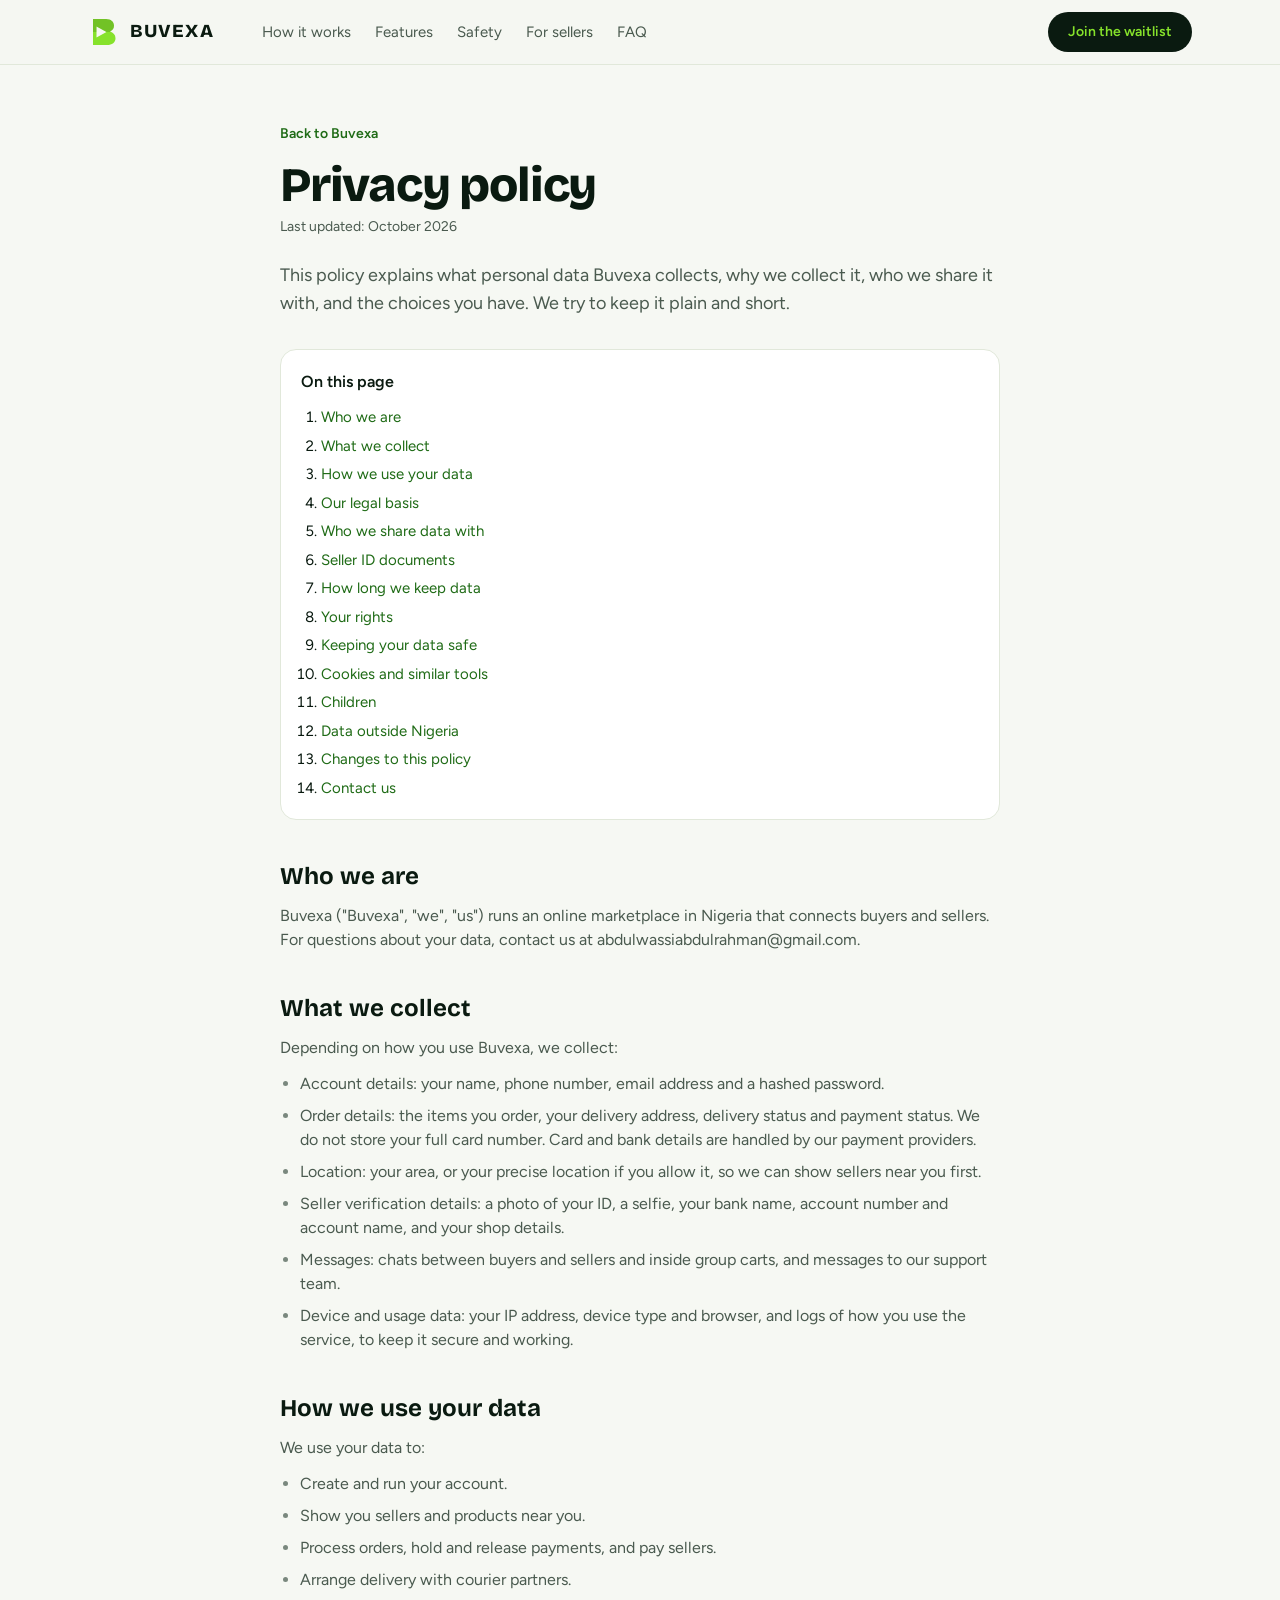
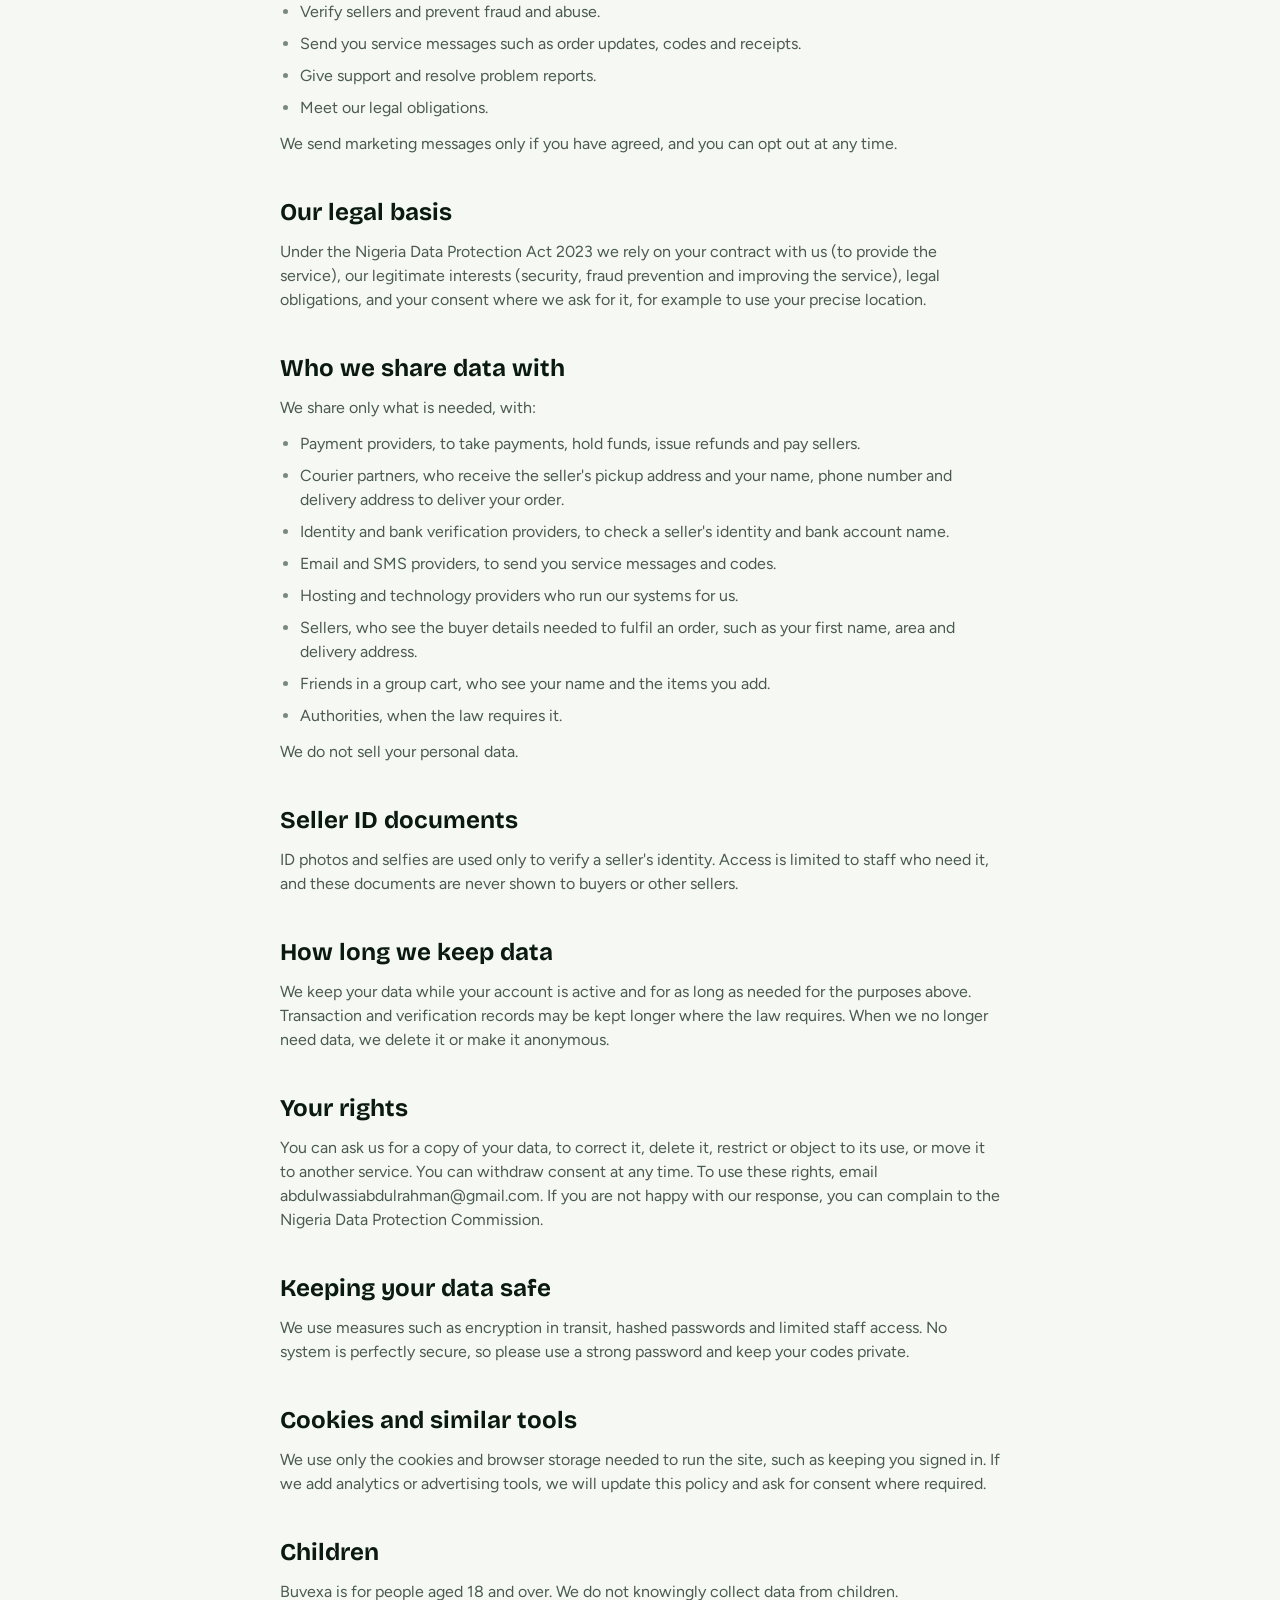
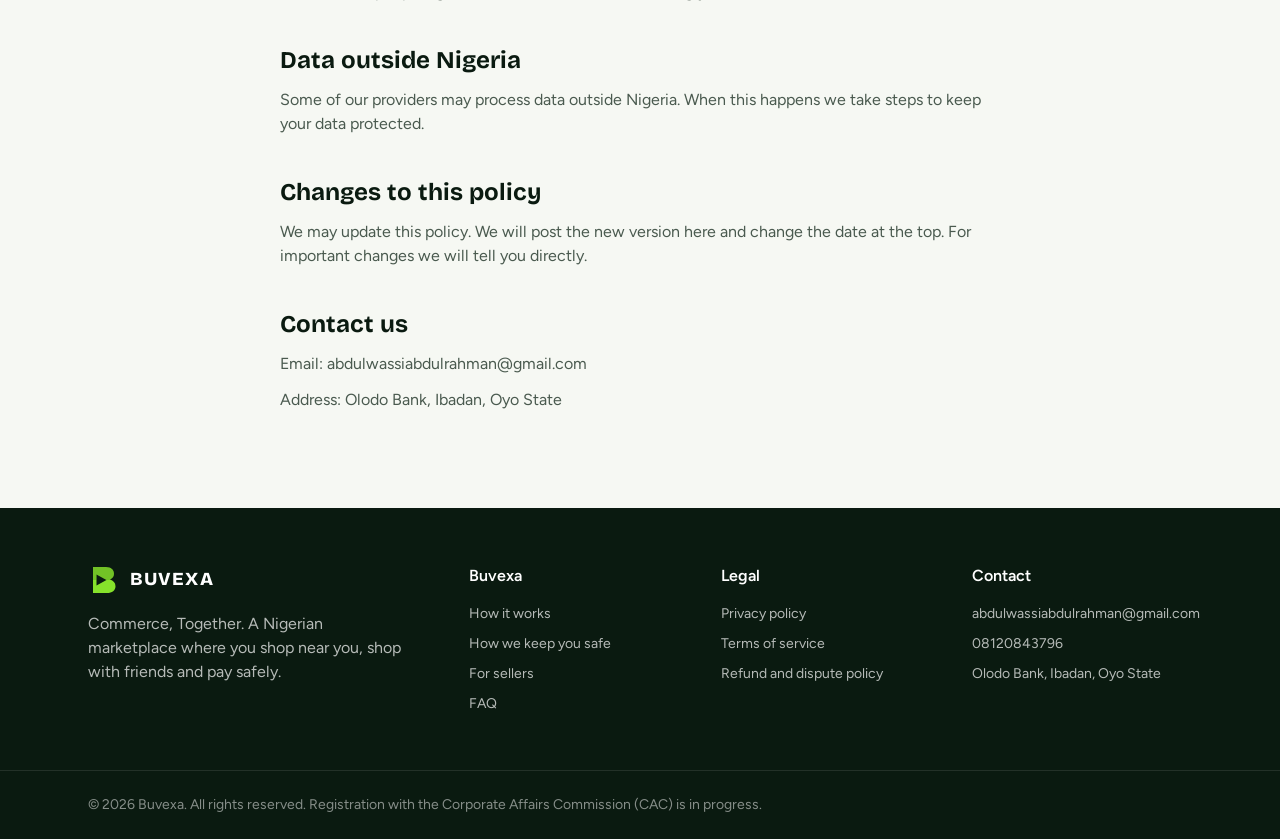
<file: privacy.html>
<!doctype html>
<html lang="en">
<head>
<meta charset="utf-8">
<meta name="viewport" content="width=device-width, initial-scale=1">
<title>Privacy policy | Buvexa</title>
<meta name="description" content="How Buvexa collects, uses and protects your personal data.">
<meta name="theme-color" content="#86E22B">
<link rel="icon" href="assets/favicon.svg" type="image/svg+xml">
<link rel="canonical" href="https://REPLACE_DOMAIN/privacy">
<meta property="og:type" content="website">
<meta property="og:site_name" content="Buvexa">
<meta property="og:title" content="Privacy policy | Buvexa">
<meta property="og:description" content="How Buvexa collects, uses and protects your personal data.">
<meta property="og:url" content="https://REPLACE_DOMAIN/privacy">
<meta property="og:image" content="https://REPLACE_DOMAIN/assets/og-image.png">
<meta name="twitter:card" content="summary_large_image">
<link rel="preload" href="assets/fonts/bricolage-grotesque-latin-800-normal.woff2" as="font" type="font/woff2" crossorigin>
<link rel="preload" href="assets/fonts/figtree-latin-400-normal.woff2" as="font" type="font/woff2" crossorigin>
<link rel="stylesheet" href="assets/style.css">
</head>
<body class="bg-paper text-ink"><svg xmlns="http://www.w3.org/2000/svg" style="position:absolute;width:0;height:0;overflow:hidden" aria-hidden="true"><symbol id="logo-mark" viewBox="0 0 64 64"><defs><clipPath id="bm"><path clip-rule="evenodd" d="M10 6H36C46 6 52 11.5 52 19.5C52 25 49 29 44 31C50.500 33 55 37.500 55 44.500C55 53 48.500 58 38 58H10Z M17 21L37 32L17 43Z"/></clipPath></defs><path fill="#86E22B" fill-rule="evenodd" d="M10 6H36C46 6 52 11.5 52 19.5C52 25 49 29 44 31C50.500 33 55 37.500 55 44.500C55 53 48.500 58 38 58H10Z M17 21L37 32L17 43Z"/><rect clip-path="url(#bm)" x="0" y="0" width="64" height="32" fill="#0A1A10" opacity=".16"/></symbol><symbol id="i-search" viewBox="0 0 24 24"><circle cx="11" cy="11" r="7"/><path d="M20 20l-3.5-3.5"/></symbol><symbol id="i-cart" viewBox="0 0 24 24"><path d="M3 4h2.2l2.1 10.2a2 2 0 0 0 2 1.6h7.5a2 2 0 0 0 1.9-1.4L20.5 8H6.2"/><circle cx="10" cy="19.5" r="1.3"/><circle cx="17" cy="19.5" r="1.3"/></symbol><symbol id="i-pin" viewBox="0 0 24 24"><path d="M12 21s7-6 7-11.2a7 7 0 1 0-14 0C5 15 12 21 12 21z"/><circle cx="12" cy="9.8" r="2.4"/></symbol><symbol id="i-chev-down" viewBox="0 0 24 24"><path d="M6 9l6 6 6-6"/></symbol><symbol id="i-chev-right" viewBox="0 0 24 24"><path d="M9 6l6 6-6 6"/></symbol><symbol id="i-bell" viewBox="0 0 24 24"><path d="M6 9a6 6 0 1 1 12 0c0 6 2.2 7.2 2.2 7.2H3.8S6 15 6 9z"/><path d="M10 20a2 2 0 0 0 4 0"/></symbol><symbol id="i-menu" viewBox="0 0 24 24"><path d="M4 7h16M4 12h16M4 17h16"/></symbol><symbol id="i-x" viewBox="0 0 24 24"><path d="M6 6l12 12M18 6L6 18"/></symbol><symbol id="i-heart" viewBox="0 0 24 24"><path d="M12 20s-7.5-4.6-7.5-10A4.3 4.3 0 0 1 12 7.4 4.3 4.3 0 0 1 19.5 10c0 5.4-7.5 10-7.5 10z"/></symbol><symbol id="i-plus" viewBox="0 0 24 24"><path d="M12 5v14M5 12h14"/></symbol><symbol id="i-check" viewBox="0 0 24 24"><path d="M5 12.5l4.5 4.5L19 7.5"/></symbol><symbol id="i-shield" viewBox="0 0 24 24"><path d="M12 3l7.5 2.8v5.7c0 4.6-3.2 7.9-7.5 9.5-4.3-1.6-7.5-4.9-7.5-9.5V5.8z"/><path d="M8.8 12l2.2 2.2 4.2-4.4"/></symbol><symbol id="i-users" viewBox="0 0 24 24"><circle cx="9" cy="8.5" r="3.2"/><path d="M3 19c.6-3.2 3-5 6-5s5.4 1.8 6 5"/><circle cx="17" cy="9.5" r="2.4"/><path d="M17.2 14.2c2 .2 3.4 1.6 3.8 4"/></symbol><symbol id="i-user" viewBox="0 0 24 24"><circle cx="12" cy="8.5" r="3.5"/><path d="M5 20c.8-3.6 3.6-5.5 7-5.5s6.2 1.9 7 5.5"/></symbol><symbol id="i-home" viewBox="0 0 24 24"><path d="M4 11l8-7 8 7v8.5a1 1 0 0 1-1 1h-4.5V15h-5v5.5H5a1 1 0 0 1-1-1z"/></symbol><symbol id="i-grid" viewBox="0 0 24 24"><rect x="4" y="4" width="6.5" height="6.5" rx="1.5"/><rect x="13.5" y="4" width="6.5" height="6.5" rx="1.5"/><rect x="4" y="13.5" width="6.5" height="6.5" rx="1.5"/><rect x="13.5" y="13.5" width="6.5" height="6.5" rx="1.5"/></symbol><symbol id="i-receipt" viewBox="0 0 24 24"><path d="M6 3.5h12v17l-2.5-1.6-2.2 1.6-2.3-1.6-2.2 1.6L6 20.5z"/><path d="M9 8.5h6M9 12h6M9 15.5h3.5"/></symbol><symbol id="i-box" viewBox="0 0 24 24"><path d="M20.5 7.8L12 3.2 3.5 7.8v8.4l8.5 4.6 8.5-4.6z"/><path d="M3.8 8l8.2 4.5L20.2 8M12 12.5V20.6"/></symbol><symbol id="i-qr" viewBox="0 0 24 24"><rect x="4" y="4" width="6" height="6" rx="1"/><rect x="14" y="4" width="6" height="6" rx="1"/><rect x="4" y="14" width="6" height="6" rx="1"/><path d="M14 14h2.5v2.5H14zM19 14h1M17.5 18H20v2M14 20h.01M17.5 20h.01"/></symbol><symbol id="i-wallet" viewBox="0 0 24 24"><path d="M4 7.5A2.5 2.5 0 0 1 6.5 5H18v3"/><path d="M4 7.5V17a2 2 0 0 0 2 2h12.5a1 1 0 0 0 1-1V9a1 1 0 0 0-1-1H6.5A2.5 2.5 0 0 1 4 7.5z"/><circle cx="15.5" cy="13.5" r="1.1"/></symbol><symbol id="i-star" viewBox="0 0 24 24"><path d="M12 3.6l2.5 5.2 5.7.8-4.1 4 1 5.7L12 16.6 6.9 19.3l1-5.7-4.1-4 5.7-.8z"/></symbol><symbol id="i-flag" viewBox="0 0 24 24"><path d="M6 21V4M6 5h11l-2 4 2 4H6"/></symbol><symbol id="i-chat" viewBox="0 0 24 24"><path d="M4 6.5A2.5 2.5 0 0 1 6.5 4h11A2.5 2.5 0 0 1 20 6.5v7a2.5 2.5 0 0 1-2.5 2.5H10l-4.5 3.8V16A2.5 2.5 0 0 1 4 13.5z"/></symbol><symbol id="i-sliders" viewBox="0 0 24 24"><path d="M4 7h9M17 7h3M4 17h3M11 17h9"/><circle cx="15" cy="7" r="2"/><circle cx="9" cy="17" r="2"/></symbol><symbol id="i-help" viewBox="0 0 24 24"><circle cx="12" cy="12" r="8.5"/><path d="M9.8 9.6a2.3 2.3 0 1 1 3.2 2.1c-.7.4-1 .9-1 1.6M12 16.6h.01"/></symbol><symbol id="i-logout" viewBox="0 0 24 24"><path d="M10 4H6.5A1.5 1.5 0 0 0 5 5.5v13A1.5 1.5 0 0 0 6.5 20H10M15 8l4 4-4 4M19 12H9.5"/></symbol><symbol id="i-external" viewBox="0 0 24 24"><path d="M14 5h5v5M19 5l-8 8M18 14v4.5a1 1 0 0 1-1 1H5.5a1 1 0 0 1-1-1V7a1 1 0 0 1 1-1H10"/></symbol><symbol id="i-truck" viewBox="0 0 24 24"><path d="M3 6.5h11v9H3zM14 9.5h4l3 3v3h-7"/><circle cx="7" cy="17.5" r="1.7"/><circle cx="17" cy="17.5" r="1.7"/></symbol><symbol id="i-filter" viewBox="0 0 24 24"><path d="M4 6h16M7 12h10M10 18h4"/></symbol><symbol id="i-more" viewBox="0 0 24 24"><circle cx="5.5" cy="12" r="1.3" fill="currentColor"/><circle cx="12" cy="12" r="1.3" fill="currentColor"/><circle cx="18.5" cy="12" r="1.3" fill="currentColor"/></symbol><symbol id="i-clock" viewBox="0 0 24 24"><circle cx="12" cy="12" r="8.5"/><path d="M12 7.5V12l3 2"/></symbol><symbol id="i-edit" viewBox="0 0 24 24"><path d="M4 20h4L19 9a2.1 2.1 0 0 0-3-3L5 17z"/><path d="M14.5 7.5l3 3"/></symbol><symbol id="i-dl" viewBox="0 0 24 24"><path d="M12 4v11M7.5 11L12 15.5 16.5 11M5 19.5h14"/></symbol><symbol id="p-shirt" viewBox="0 0 24 24"><path d="M8.5 4L3.5 6.8l1.8 3.7L8 9.3V20h8V9.3l2.7 1.2 1.8-3.7L15.5 4a3.6 3.6 0 0 1-7 0z"/></symbol><symbol id="p-shoe" viewBox="0 0 24 24"><path d="M3 17V11.8c0-.5.3-.9.8-1L8 9.5 9.2 7l3 3.2 4.3 1.6c2.5.8 4.5 1.5 4.5 4V17z"/><path d="M3 17.2h18v1.6H3zM10 9.2l1.2 1.2M12 10.6l1.1 1.1"/></symbol><symbol id="p-plug" viewBox="0 0 24 24"><path d="M9 3.5v4M15 3.5v4M6.5 7.5h11v3.5a5.5 5.5 0 0 1-11 0z"/><path d="M12 16.5v4"/></symbol><symbol id="p-speaker" viewBox="0 0 24 24"><rect x="6" y="3.5" width="12" height="17" rx="2.5"/><circle cx="12" cy="14.5" r="3.2"/><circle cx="12" cy="7.5" r="1"/></symbol><symbol id="p-jar" viewBox="0 0 24 24"><rect x="6.5" y="3.5" width="11" height="3" rx="1"/><path d="M7.5 6.5v12a2 2 0 0 0 2 2h5a2 2 0 0 0 2-2v-12"/><path d="M7.5 11h9M7.5 15h9"/></symbol><symbol id="p-phones" viewBox="0 0 24 24"><path d="M4.5 14v-2a7.5 7.5 0 0 1 15 0v2"/><rect x="3.5" y="13.5" width="4" height="6.5" rx="1.6"/><rect x="16.5" y="13.5" width="4" height="6.5" rx="1.6"/></symbol><symbol id="p-bag" viewBox="0 0 24 24"><path d="M5.5 8h13l-1 12h-11z"/><path d="M9 8V6.5a3 3 0 0 1 6 0V8"/></symbol><symbol id="p-fan" viewBox="0 0 24 24"><circle cx="12" cy="10.5" r="7.5"/><circle cx="12" cy="10.5" r="1.4"/><path d="M12 9.1C11 6.6 11.5 4.8 12 3.4M13.3 11.2c2.5.4 4 1.5 5.2 2.9M10.8 11.4c-2.1 1.3-2.4 3.2-2.2 5"/><path d="M12 18v3M8.5 21h7"/></symbol><symbol id="p-bowl" viewBox="0 0 24 24"><path d="M4 11h16v3a6 6 0 0 1-6 6h-4a6 6 0 0 1-6-6z"/><path d="M9 8c0-1.3 1-1.6 1-3M14 8c0-1.3 1-1.6 1-3"/></symbol><symbol id="p-sparkle" viewBox="0 0 24 24"><path d="M11 3.5l1.8 5.2 5.2 1.8-5.2 1.8L11 17.5l-1.8-5.2L4 10.5l5.2-1.8z"/><path d="M18.5 16.5l.7 1.8 1.8.7-1.8.7-.7 1.8-.7-1.8-1.8-.7 1.8-.7z"/></symbol><symbol id="p-phone" viewBox="0 0 24 24"><rect x="7" y="3" width="10" height="18" rx="2.5"/><path d="M11 18h2"/></symbol><symbol id="p-couch" viewBox="0 0 24 24"><path d="M5 12V9a2 2 0 0 1 2-2h10a2 2 0 0 1 2 2v3"/><path d="M3.5 12.5a1.8 1.8 0 0 1 3.5.5v2h10v-2a1.8 1.8 0 0 1 3.5-.5V17a1 1 0 0 1-1 1h-15a1 1 0 0 1-1-1z"/><path d="M6.5 18v2M17.5 18v2"/></symbol></svg><header class="sticky top-0 z-40 border-b border-mist bg-paper/95 backdrop-blur">
  <div class="mx-auto flex h-16 max-w-6xl items-center gap-6 px-4 sm:px-6">
    <a href="index.html" aria-label="Buvexa home"><span class="flex items-center gap-2.5"><svg class="h-8 w-8" aria-hidden="true"><use href="#logo-mark"/></svg><span class="font-display text-[1.15rem] font-extrabold tracking-[0.06em] text-ink">BUVEXA</span></span></a>
    <nav class="ml-6 hidden items-center gap-6 text-[15px] text-ink-2 lg:flex" aria-label="Main"><a href="index.html#how" class="hover:text-ink">How it works</a><a href="index.html#features" class="hover:text-ink">Features</a><a href="index.html#safety" class="hover:text-ink">Safety</a><a href="index.html#sellers" class="hover:text-ink">For sellers</a><a href="index.html#faq" class="hover:text-ink">FAQ</a></nav>
    <div class="ml-auto flex items-center gap-2">
      <a href="index.html#waitlist" class="hidden rounded-full bg-ink px-5 py-2.5 text-sm font-semibold text-lime hover:bg-black sm:inline-flex">Join the waitlist</a>
      <button id="menuBtn" type="button" class="grid h-11 w-11 place-items-center rounded-full hover:bg-white lg:hidden" aria-label="Open menu" aria-expanded="false" aria-controls="mobileNav"><svg class="h-6 w-6" fill="none" stroke="currentColor" stroke-width="1.75" stroke-linecap="round" stroke-linejoin="round" aria-hidden="true"><use href="#i-menu"/></svg></button>
    </div>
  </div>
  <nav id="mobileNav" class="hidden border-t border-mist bg-paper px-4 py-3 text-[15px] lg:hidden" aria-label="Mobile"><a href="index.html#how" class="block rounded-xl px-3 py-3 hover:bg-white">How it works</a><a href="index.html#features" class="block rounded-xl px-3 py-3 hover:bg-white">Features</a><a href="index.html#safety" class="block rounded-xl px-3 py-3 hover:bg-white">Safety</a><a href="index.html#sellers" class="block rounded-xl px-3 py-3 hover:bg-white">For sellers</a><a href="index.html#faq" class="block rounded-xl px-3 py-3 hover:bg-white">FAQ</a>
    <a href="index.html#waitlist" class="mt-2 flex h-12 items-center justify-center rounded-full bg-ink font-semibold text-lime">Join the waitlist</a></nav>
</header><main><article class="mx-auto max-w-3xl px-4 pt-10 sm:px-6 sm:pt-14"><a href="index.html" class="text-sm font-semibold text-lime-deep hover:underline">Back to Buvexa</a><h1 class="mt-4 font-display text-4xl font-extrabold tracking-tight sm:text-5xl">Privacy policy</h1><p class="mt-2 text-sm text-ink-2">Last updated: October 2026</p><p class="mt-6 text-lg text-ink-2">This policy explains what personal data Buvexa collects, why we collect it, who we share it with, and the choices you have. We try to keep it plain and short.</p><nav class="mt-8 rounded-2xl border border-mist bg-white p-5" aria-label="On this page"><p class="font-semibold">On this page</p><ol class="mt-3 list-decimal space-y-1.5 pl-5 text-[15px]"><li><a href="#who" class="text-lime-deep hover:underline">Who we are</a></li><li><a href="#collect" class="text-lime-deep hover:underline">What we collect</a></li><li><a href="#use" class="text-lime-deep hover:underline">How we use your data</a></li><li><a href="#basis" class="text-lime-deep hover:underline">Our legal basis</a></li><li><a href="#share" class="text-lime-deep hover:underline">Who we share data with</a></li><li><a href="#id" class="text-lime-deep hover:underline">Seller ID documents</a></li><li><a href="#keep" class="text-lime-deep hover:underline">How long we keep data</a></li><li><a href="#rights" class="text-lime-deep hover:underline">Your rights</a></li><li><a href="#security" class="text-lime-deep hover:underline">Keeping your data safe</a></li><li><a href="#cookies" class="text-lime-deep hover:underline">Cookies and similar tools</a></li><li><a href="#children" class="text-lime-deep hover:underline">Children</a></li><li><a href="#transfer" class="text-lime-deep hover:underline">Data outside Nigeria</a></li><li><a href="#changes" class="text-lime-deep hover:underline">Changes to this policy</a></li><li><a href="#contact" class="text-lime-deep hover:underline">Contact us</a></li></ol></nav><section id="who" class="mt-10 scroll-mt-24"><h2 class="font-display text-2xl font-bold">Who we are</h2><p class="mt-3 text-ink-2">Buvexa ("Buvexa", "we", "us") runs an online marketplace in Nigeria that connects buyers and sellers. For questions about your data, contact us at abdulwassiabdulrahman@gmail.com.</p></section><section id="collect" class="mt-10 scroll-mt-24"><h2 class="font-display text-2xl font-bold">What we collect</h2><p class="mt-3 text-ink-2">Depending on how you use Buvexa, we collect:</p><ul class="mt-3 list-disc space-y-2 pl-5 text-ink-2 marker:text-ink-3"><li>Account details: your name, phone number, email address and a hashed password.</li><li>Order details: the items you order, your delivery address, delivery status and payment status. We do not store your full card number. Card and bank details are handled by our payment providers.</li><li>Location: your area, or your precise location if you allow it, so we can show sellers near you first.</li><li>Seller verification details: a photo of your ID, a selfie, your bank name, account number and account name, and your shop details.</li><li>Messages: chats between buyers and sellers and inside group carts, and messages to our support team.</li><li>Device and usage data: your IP address, device type and browser, and logs of how you use the service, to keep it secure and working.</li></ul></section><section id="use" class="mt-10 scroll-mt-24"><h2 class="font-display text-2xl font-bold">How we use your data</h2><p class="mt-3 text-ink-2">We use your data to:</p><ul class="mt-3 list-disc space-y-2 pl-5 text-ink-2 marker:text-ink-3"><li>Create and run your account.</li><li>Show you sellers and products near you.</li><li>Process orders, hold and release payments, and pay sellers.</li><li>Arrange delivery with courier partners.</li><li>Verify sellers and prevent fraud and abuse.</li><li>Send you service messages such as order updates, codes and receipts.</li><li>Give support and resolve problem reports.</li><li>Meet our legal obligations.</li></ul><p class="mt-3 text-ink-2">We send marketing messages only if you have agreed, and you can opt out at any time.</p></section><section id="basis" class="mt-10 scroll-mt-24"><h2 class="font-display text-2xl font-bold">Our legal basis</h2><p class="mt-3 text-ink-2">Under the Nigeria Data Protection Act 2023 we rely on your contract with us (to provide the service), our legitimate interests (security, fraud prevention and improving the service), legal obligations, and your consent where we ask for it, for example to use your precise location.</p></section><section id="share" class="mt-10 scroll-mt-24"><h2 class="font-display text-2xl font-bold">Who we share data with</h2><p class="mt-3 text-ink-2">We share only what is needed, with:</p><ul class="mt-3 list-disc space-y-2 pl-5 text-ink-2 marker:text-ink-3"><li>Payment providers, to take payments, hold funds, issue refunds and pay sellers.</li><li>Courier partners, who receive the seller's pickup address and your name, phone number and delivery address to deliver your order.</li><li>Identity and bank verification providers, to check a seller's identity and bank account name.</li><li>Email and SMS providers, to send you service messages and codes.</li><li>Hosting and technology providers who run our systems for us.</li><li>Sellers, who see the buyer details needed to fulfil an order, such as your first name, area and delivery address.</li><li>Friends in a group cart, who see your name and the items you add.</li><li>Authorities, when the law requires it.</li></ul><p class="mt-3 text-ink-2">We do not sell your personal data.</p></section><section id="id" class="mt-10 scroll-mt-24"><h2 class="font-display text-2xl font-bold">Seller ID documents</h2><p class="mt-3 text-ink-2">ID photos and selfies are used only to verify a seller's identity. Access is limited to staff who need it, and these documents are never shown to buyers or other sellers.</p></section><section id="keep" class="mt-10 scroll-mt-24"><h2 class="font-display text-2xl font-bold">How long we keep data</h2><p class="mt-3 text-ink-2">We keep your data while your account is active and for as long as needed for the purposes above. Transaction and verification records may be kept longer where the law requires. When we no longer need data, we delete it or make it anonymous.</p></section><section id="rights" class="mt-10 scroll-mt-24"><h2 class="font-display text-2xl font-bold">Your rights</h2><p class="mt-3 text-ink-2">You can ask us for a copy of your data, to correct it, delete it, restrict or object to its use, or move it to another service. You can withdraw consent at any time. To use these rights, email abdulwassiabdulrahman@gmail.com. If you are not happy with our response, you can complain to the Nigeria Data Protection Commission.</p></section><section id="security" class="mt-10 scroll-mt-24"><h2 class="font-display text-2xl font-bold">Keeping your data safe</h2><p class="mt-3 text-ink-2">We use measures such as encryption in transit, hashed passwords and limited staff access. No system is perfectly secure, so please use a strong password and keep your codes private.</p></section><section id="cookies" class="mt-10 scroll-mt-24"><h2 class="font-display text-2xl font-bold">Cookies and similar tools</h2><p class="mt-3 text-ink-2">We use only the cookies and browser storage needed to run the site, such as keeping you signed in. If we add analytics or advertising tools, we will update this policy and ask for consent where required.</p></section><section id="children" class="mt-10 scroll-mt-24"><h2 class="font-display text-2xl font-bold">Children</h2><p class="mt-3 text-ink-2">Buvexa is for people aged 18 and over. We do not knowingly collect data from children.</p></section><section id="transfer" class="mt-10 scroll-mt-24"><h2 class="font-display text-2xl font-bold">Data outside Nigeria</h2><p class="mt-3 text-ink-2">Some of our providers may process data outside Nigeria. When this happens we take steps to keep your data protected.</p></section><section id="changes" class="mt-10 scroll-mt-24"><h2 class="font-display text-2xl font-bold">Changes to this policy</h2><p class="mt-3 text-ink-2">We may update this policy. We will post the new version here and change the date at the top. For important changes we will tell you directly.</p></section><section id="contact" class="mt-10 scroll-mt-24"><h2 class="font-display text-2xl font-bold">Contact us</h2><p class="mt-3 text-ink-2">Email: abdulwassiabdulrahman@gmail.com</p><p class="mt-3 text-ink-2">Address: Olodo Bank, Ibadan, Oyo State</p></section></article></main><footer class="mt-24 bg-ink text-white">
  <div class="mx-auto grid max-w-6xl gap-10 px-4 py-14 sm:px-6 md:grid-cols-12">
    <div class="md:col-span-4"><span class="flex items-center gap-2.5"><svg class="h-8 w-8" aria-hidden="true"><use href="#logo-mark"/></svg><span class="font-display text-[1.15rem] font-extrabold tracking-[0.06em] text-white">BUVEXA</span></span><p class="mt-4 max-w-xs text-white/70">Commerce, Together. A Nigerian marketplace where you shop near you, shop with friends and pay safely.</p></div>
    <div class="grid grid-cols-2 gap-8 sm:grid-cols-3 md:col-span-8">
      <div><h2 class="font-semibold">Buvexa</h2><ul class="mt-4 space-y-2.5 text-sm text-white/70"><li><a class="hover:text-white" href="index.html#how">How it works</a></li><li><a class="hover:text-white" href="index.html#safety">How we keep you safe</a></li><li><a class="hover:text-white" href="index.html#sellers">For sellers</a></li><li><a class="hover:text-white" href="index.html#faq">FAQ</a></li></ul></div>
      <div><h2 class="font-semibold">Legal</h2><ul class="mt-4 space-y-2.5 text-sm text-white/70"><li><a class="hover:text-white" href="privacy.html">Privacy policy</a></li><li><a class="hover:text-white" href="terms.html">Terms of service</a></li><li><a class="hover:text-white" href="refunds.html">Refund and dispute policy</a></li></ul></div>
      <div class="col-span-2 sm:col-span-1"><h2 class="font-semibold">Contact</h2><ul class="mt-4 space-y-2.5 text-sm text-white/70"><li><a class="hover:text-white" href="mailto:abdulwassiabdulrahman@gmail.com">abdulwassiabdulrahman@gmail.com</a></li><li>08120843796</li><li>Olodo Bank, Ibadan, Oyo State</li></ul></div>
    </div>
  </div>
  <div class="border-t border-white/10"><p class="mx-auto max-w-6xl px-4 py-6 text-sm text-white/50 sm:px-6">© 2026 Buvexa. All rights reserved. Registration with the Corporate Affairs Commission (CAC) is in progress.</p></div>
</footer><script>
(function(){var b=document.getElementById('menuBtn'),n=document.getElementById('mobileNav');if(!b||!n)return;
b.addEventListener('click',function(){var open=n.classList.toggle('hidden')===false;b.setAttribute('aria-expanded',String(open))});
n.querySelectorAll('a').forEach(function(a){a.addEventListener('click',function(){n.classList.add('hidden');b.setAttribute('aria-expanded','false')})});})();
</script></body></html>
</file>
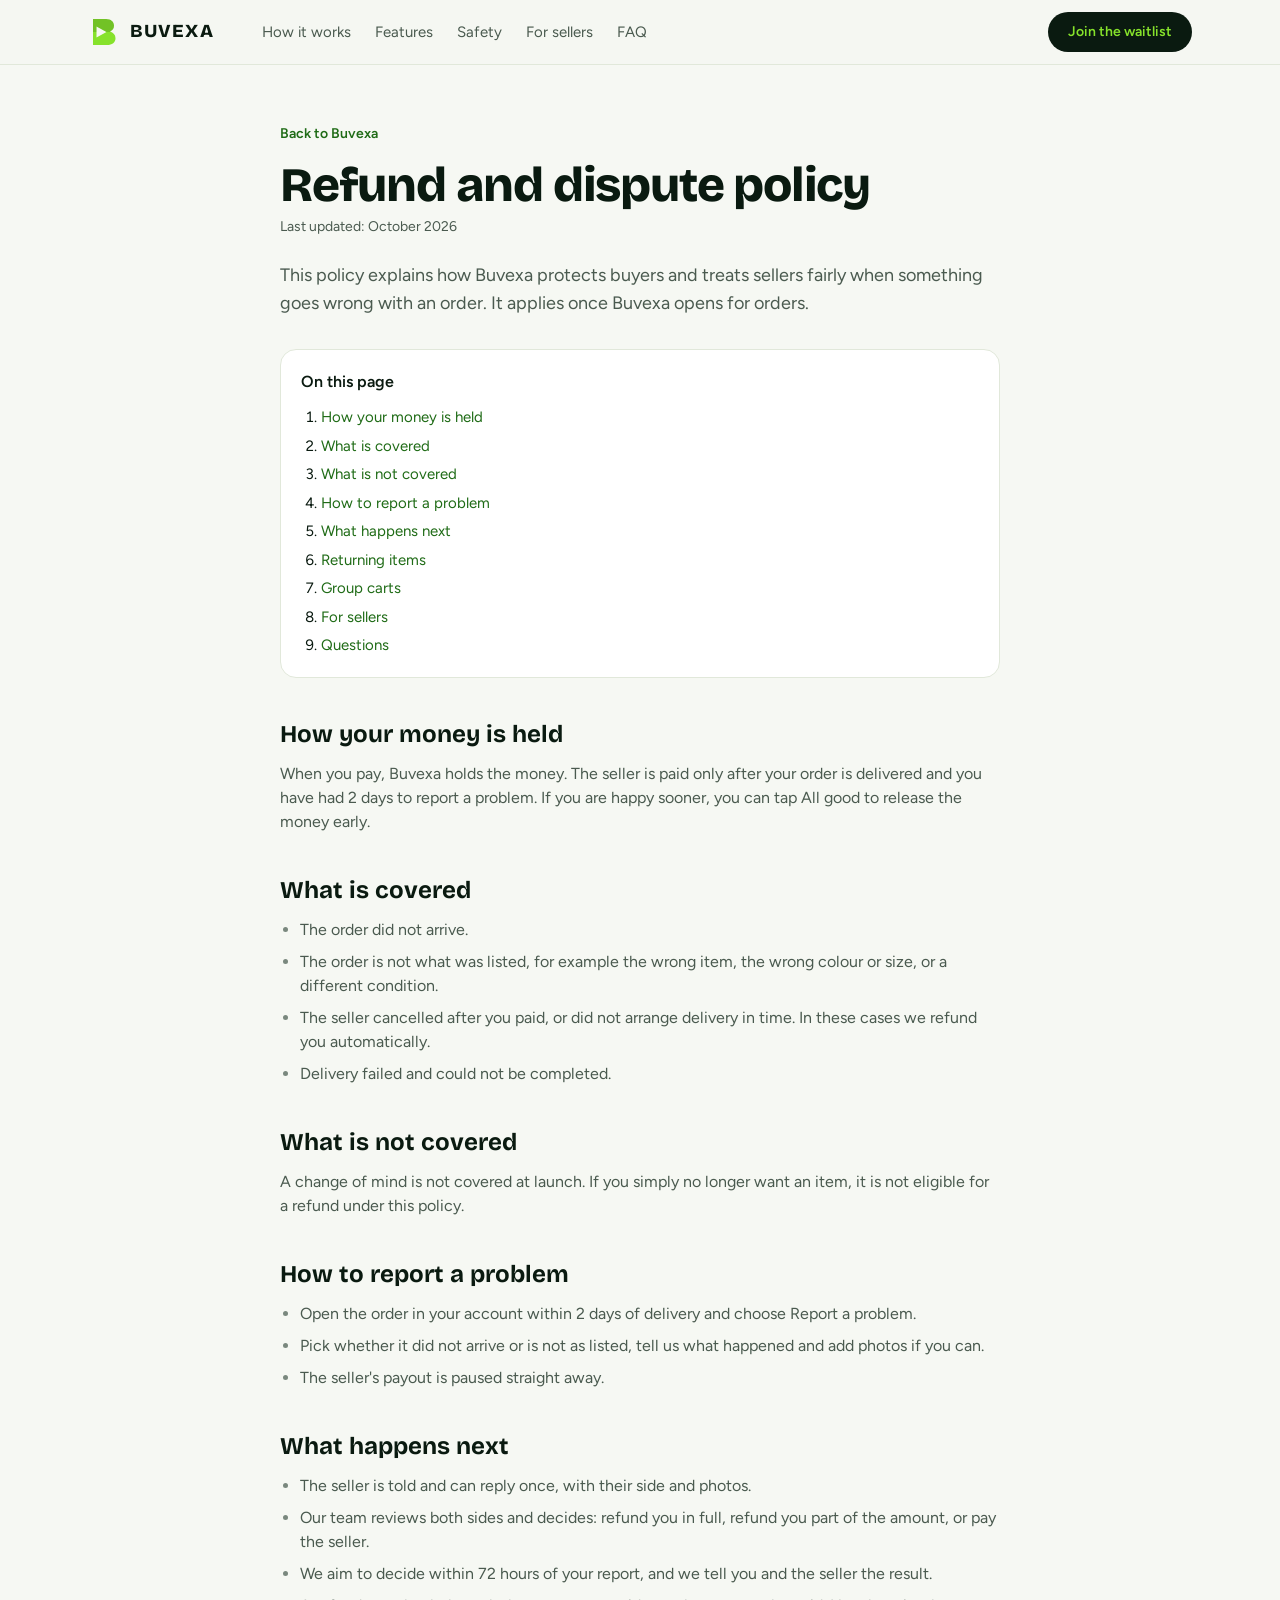
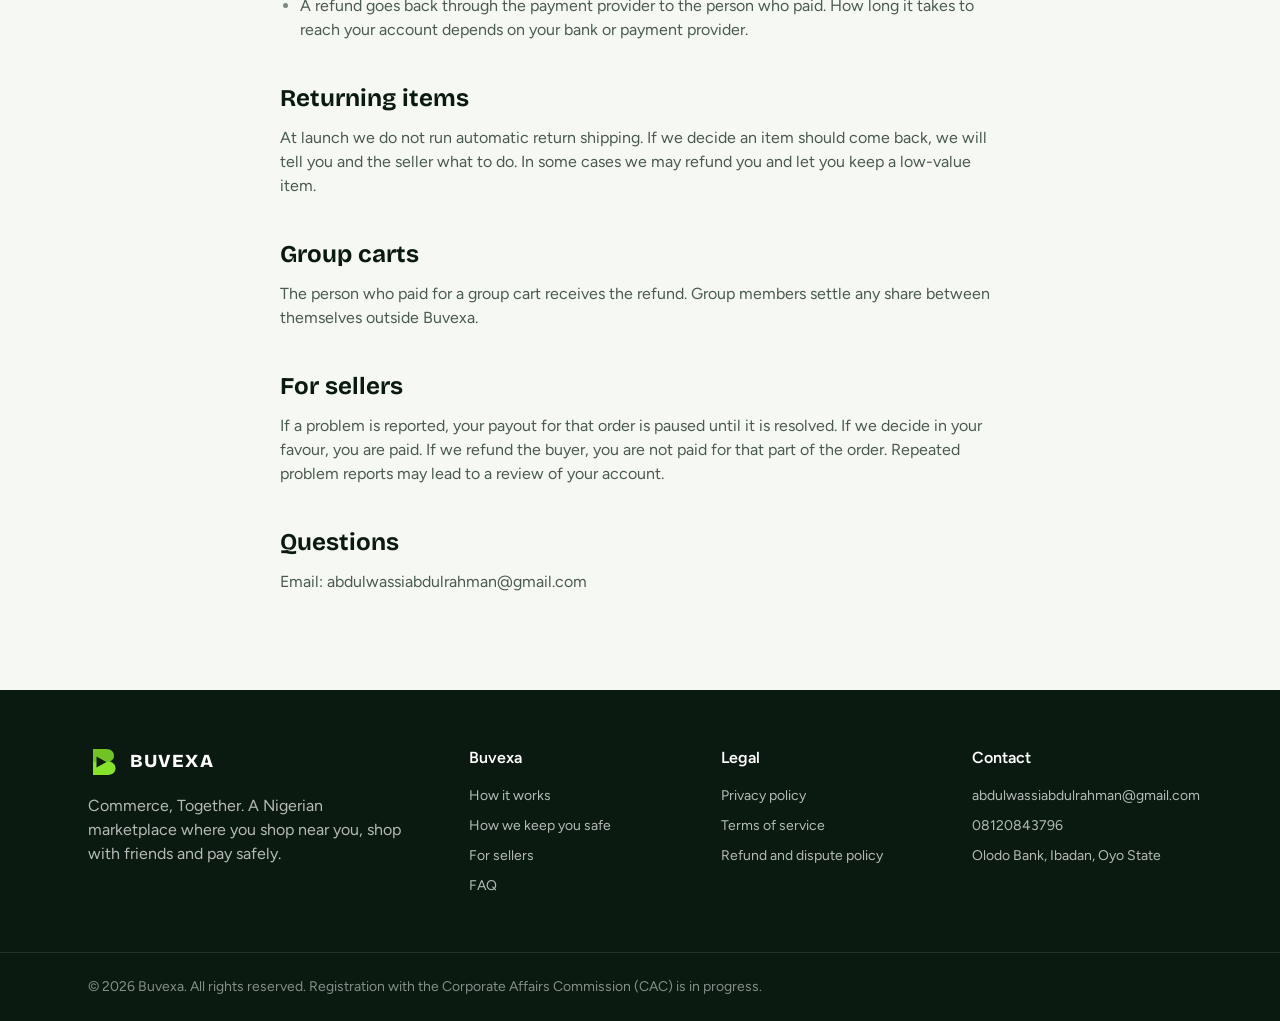
<file: refunds.html>
<!doctype html>
<html lang="en">
<head>
<meta charset="utf-8">
<meta name="viewport" content="width=device-width, initial-scale=1">
<title>Refund and dispute policy | Buvexa</title>
<meta name="description" content="When Buvexa refunds an order and how problem reports are handled.">
<meta name="theme-color" content="#86E22B">
<link rel="icon" href="assets/favicon.svg" type="image/svg+xml">
<link rel="canonical" href="https://REPLACE_DOMAIN/refunds">
<meta property="og:type" content="website">
<meta property="og:site_name" content="Buvexa">
<meta property="og:title" content="Refund and dispute policy | Buvexa">
<meta property="og:description" content="When Buvexa refunds an order and how problem reports are handled.">
<meta property="og:url" content="https://REPLACE_DOMAIN/refunds">
<meta property="og:image" content="https://REPLACE_DOMAIN/assets/og-image.png">
<meta name="twitter:card" content="summary_large_image">
<link rel="preload" href="assets/fonts/bricolage-grotesque-latin-800-normal.woff2" as="font" type="font/woff2" crossorigin>
<link rel="preload" href="assets/fonts/figtree-latin-400-normal.woff2" as="font" type="font/woff2" crossorigin>
<link rel="stylesheet" href="assets/style.css">
</head>
<body class="bg-paper text-ink"><svg xmlns="http://www.w3.org/2000/svg" style="position:absolute;width:0;height:0;overflow:hidden" aria-hidden="true"><symbol id="logo-mark" viewBox="0 0 64 64"><defs><clipPath id="bm"><path clip-rule="evenodd" d="M10 6H36C46 6 52 11.5 52 19.5C52 25 49 29 44 31C50.500 33 55 37.500 55 44.500C55 53 48.500 58 38 58H10Z M17 21L37 32L17 43Z"/></clipPath></defs><path fill="#86E22B" fill-rule="evenodd" d="M10 6H36C46 6 52 11.5 52 19.5C52 25 49 29 44 31C50.500 33 55 37.500 55 44.500C55 53 48.500 58 38 58H10Z M17 21L37 32L17 43Z"/><rect clip-path="url(#bm)" x="0" y="0" width="64" height="32" fill="#0A1A10" opacity=".16"/></symbol><symbol id="i-search" viewBox="0 0 24 24"><circle cx="11" cy="11" r="7"/><path d="M20 20l-3.5-3.5"/></symbol><symbol id="i-cart" viewBox="0 0 24 24"><path d="M3 4h2.2l2.1 10.2a2 2 0 0 0 2 1.6h7.5a2 2 0 0 0 1.9-1.4L20.5 8H6.2"/><circle cx="10" cy="19.5" r="1.3"/><circle cx="17" cy="19.5" r="1.3"/></symbol><symbol id="i-pin" viewBox="0 0 24 24"><path d="M12 21s7-6 7-11.2a7 7 0 1 0-14 0C5 15 12 21 12 21z"/><circle cx="12" cy="9.8" r="2.4"/></symbol><symbol id="i-chev-down" viewBox="0 0 24 24"><path d="M6 9l6 6 6-6"/></symbol><symbol id="i-chev-right" viewBox="0 0 24 24"><path d="M9 6l6 6-6 6"/></symbol><symbol id="i-bell" viewBox="0 0 24 24"><path d="M6 9a6 6 0 1 1 12 0c0 6 2.2 7.2 2.2 7.2H3.8S6 15 6 9z"/><path d="M10 20a2 2 0 0 0 4 0"/></symbol><symbol id="i-menu" viewBox="0 0 24 24"><path d="M4 7h16M4 12h16M4 17h16"/></symbol><symbol id="i-x" viewBox="0 0 24 24"><path d="M6 6l12 12M18 6L6 18"/></symbol><symbol id="i-heart" viewBox="0 0 24 24"><path d="M12 20s-7.5-4.6-7.5-10A4.3 4.3 0 0 1 12 7.4 4.3 4.3 0 0 1 19.5 10c0 5.4-7.5 10-7.5 10z"/></symbol><symbol id="i-plus" viewBox="0 0 24 24"><path d="M12 5v14M5 12h14"/></symbol><symbol id="i-check" viewBox="0 0 24 24"><path d="M5 12.5l4.5 4.5L19 7.5"/></symbol><symbol id="i-shield" viewBox="0 0 24 24"><path d="M12 3l7.5 2.8v5.7c0 4.6-3.2 7.9-7.5 9.5-4.3-1.6-7.5-4.9-7.5-9.5V5.8z"/><path d="M8.8 12l2.2 2.2 4.2-4.4"/></symbol><symbol id="i-users" viewBox="0 0 24 24"><circle cx="9" cy="8.5" r="3.2"/><path d="M3 19c.6-3.2 3-5 6-5s5.4 1.8 6 5"/><circle cx="17" cy="9.5" r="2.4"/><path d="M17.2 14.2c2 .2 3.4 1.6 3.8 4"/></symbol><symbol id="i-user" viewBox="0 0 24 24"><circle cx="12" cy="8.5" r="3.5"/><path d="M5 20c.8-3.6 3.6-5.5 7-5.5s6.2 1.9 7 5.5"/></symbol><symbol id="i-home" viewBox="0 0 24 24"><path d="M4 11l8-7 8 7v8.5a1 1 0 0 1-1 1h-4.5V15h-5v5.5H5a1 1 0 0 1-1-1z"/></symbol><symbol id="i-grid" viewBox="0 0 24 24"><rect x="4" y="4" width="6.5" height="6.5" rx="1.5"/><rect x="13.5" y="4" width="6.5" height="6.5" rx="1.5"/><rect x="4" y="13.5" width="6.5" height="6.5" rx="1.5"/><rect x="13.5" y="13.5" width="6.5" height="6.5" rx="1.5"/></symbol><symbol id="i-receipt" viewBox="0 0 24 24"><path d="M6 3.5h12v17l-2.5-1.6-2.2 1.6-2.3-1.6-2.2 1.6L6 20.5z"/><path d="M9 8.5h6M9 12h6M9 15.5h3.5"/></symbol><symbol id="i-box" viewBox="0 0 24 24"><path d="M20.5 7.8L12 3.2 3.5 7.8v8.4l8.5 4.6 8.5-4.6z"/><path d="M3.8 8l8.2 4.5L20.2 8M12 12.5V20.6"/></symbol><symbol id="i-qr" viewBox="0 0 24 24"><rect x="4" y="4" width="6" height="6" rx="1"/><rect x="14" y="4" width="6" height="6" rx="1"/><rect x="4" y="14" width="6" height="6" rx="1"/><path d="M14 14h2.5v2.5H14zM19 14h1M17.5 18H20v2M14 20h.01M17.5 20h.01"/></symbol><symbol id="i-wallet" viewBox="0 0 24 24"><path d="M4 7.5A2.5 2.5 0 0 1 6.5 5H18v3"/><path d="M4 7.5V17a2 2 0 0 0 2 2h12.5a1 1 0 0 0 1-1V9a1 1 0 0 0-1-1H6.5A2.5 2.5 0 0 1 4 7.5z"/><circle cx="15.5" cy="13.5" r="1.1"/></symbol><symbol id="i-star" viewBox="0 0 24 24"><path d="M12 3.6l2.5 5.2 5.7.8-4.1 4 1 5.7L12 16.6 6.9 19.3l1-5.7-4.1-4 5.7-.8z"/></symbol><symbol id="i-flag" viewBox="0 0 24 24"><path d="M6 21V4M6 5h11l-2 4 2 4H6"/></symbol><symbol id="i-chat" viewBox="0 0 24 24"><path d="M4 6.5A2.5 2.5 0 0 1 6.5 4h11A2.5 2.5 0 0 1 20 6.5v7a2.5 2.5 0 0 1-2.5 2.5H10l-4.5 3.8V16A2.5 2.5 0 0 1 4 13.5z"/></symbol><symbol id="i-sliders" viewBox="0 0 24 24"><path d="M4 7h9M17 7h3M4 17h3M11 17h9"/><circle cx="15" cy="7" r="2"/><circle cx="9" cy="17" r="2"/></symbol><symbol id="i-help" viewBox="0 0 24 24"><circle cx="12" cy="12" r="8.5"/><path d="M9.8 9.6a2.3 2.3 0 1 1 3.2 2.1c-.7.4-1 .9-1 1.6M12 16.6h.01"/></symbol><symbol id="i-logout" viewBox="0 0 24 24"><path d="M10 4H6.5A1.5 1.5 0 0 0 5 5.5v13A1.5 1.5 0 0 0 6.5 20H10M15 8l4 4-4 4M19 12H9.5"/></symbol><symbol id="i-external" viewBox="0 0 24 24"><path d="M14 5h5v5M19 5l-8 8M18 14v4.5a1 1 0 0 1-1 1H5.5a1 1 0 0 1-1-1V7a1 1 0 0 1 1-1H10"/></symbol><symbol id="i-truck" viewBox="0 0 24 24"><path d="M3 6.5h11v9H3zM14 9.5h4l3 3v3h-7"/><circle cx="7" cy="17.5" r="1.7"/><circle cx="17" cy="17.5" r="1.7"/></symbol><symbol id="i-filter" viewBox="0 0 24 24"><path d="M4 6h16M7 12h10M10 18h4"/></symbol><symbol id="i-more" viewBox="0 0 24 24"><circle cx="5.5" cy="12" r="1.3" fill="currentColor"/><circle cx="12" cy="12" r="1.3" fill="currentColor"/><circle cx="18.5" cy="12" r="1.3" fill="currentColor"/></symbol><symbol id="i-clock" viewBox="0 0 24 24"><circle cx="12" cy="12" r="8.5"/><path d="M12 7.5V12l3 2"/></symbol><symbol id="i-edit" viewBox="0 0 24 24"><path d="M4 20h4L19 9a2.1 2.1 0 0 0-3-3L5 17z"/><path d="M14.5 7.5l3 3"/></symbol><symbol id="i-dl" viewBox="0 0 24 24"><path d="M12 4v11M7.5 11L12 15.5 16.5 11M5 19.5h14"/></symbol><symbol id="p-shirt" viewBox="0 0 24 24"><path d="M8.5 4L3.5 6.8l1.8 3.7L8 9.3V20h8V9.3l2.7 1.2 1.8-3.7L15.5 4a3.6 3.6 0 0 1-7 0z"/></symbol><symbol id="p-shoe" viewBox="0 0 24 24"><path d="M3 17V11.8c0-.5.3-.9.8-1L8 9.5 9.2 7l3 3.2 4.3 1.6c2.5.8 4.5 1.5 4.5 4V17z"/><path d="M3 17.2h18v1.6H3zM10 9.2l1.2 1.2M12 10.6l1.1 1.1"/></symbol><symbol id="p-plug" viewBox="0 0 24 24"><path d="M9 3.5v4M15 3.5v4M6.5 7.5h11v3.5a5.5 5.5 0 0 1-11 0z"/><path d="M12 16.5v4"/></symbol><symbol id="p-speaker" viewBox="0 0 24 24"><rect x="6" y="3.5" width="12" height="17" rx="2.5"/><circle cx="12" cy="14.5" r="3.2"/><circle cx="12" cy="7.5" r="1"/></symbol><symbol id="p-jar" viewBox="0 0 24 24"><rect x="6.5" y="3.5" width="11" height="3" rx="1"/><path d="M7.5 6.5v12a2 2 0 0 0 2 2h5a2 2 0 0 0 2-2v-12"/><path d="M7.5 11h9M7.5 15h9"/></symbol><symbol id="p-phones" viewBox="0 0 24 24"><path d="M4.5 14v-2a7.5 7.5 0 0 1 15 0v2"/><rect x="3.5" y="13.5" width="4" height="6.5" rx="1.6"/><rect x="16.5" y="13.5" width="4" height="6.5" rx="1.6"/></symbol><symbol id="p-bag" viewBox="0 0 24 24"><path d="M5.5 8h13l-1 12h-11z"/><path d="M9 8V6.5a3 3 0 0 1 6 0V8"/></symbol><symbol id="p-fan" viewBox="0 0 24 24"><circle cx="12" cy="10.5" r="7.5"/><circle cx="12" cy="10.5" r="1.4"/><path d="M12 9.1C11 6.6 11.5 4.8 12 3.4M13.3 11.2c2.5.4 4 1.5 5.2 2.9M10.8 11.4c-2.1 1.3-2.4 3.2-2.2 5"/><path d="M12 18v3M8.5 21h7"/></symbol><symbol id="p-bowl" viewBox="0 0 24 24"><path d="M4 11h16v3a6 6 0 0 1-6 6h-4a6 6 0 0 1-6-6z"/><path d="M9 8c0-1.3 1-1.6 1-3M14 8c0-1.3 1-1.6 1-3"/></symbol><symbol id="p-sparkle" viewBox="0 0 24 24"><path d="M11 3.5l1.8 5.2 5.2 1.8-5.2 1.8L11 17.5l-1.8-5.2L4 10.5l5.2-1.8z"/><path d="M18.5 16.5l.7 1.8 1.8.7-1.8.7-.7 1.8-.7-1.8-1.8-.7 1.8-.7z"/></symbol><symbol id="p-phone" viewBox="0 0 24 24"><rect x="7" y="3" width="10" height="18" rx="2.5"/><path d="M11 18h2"/></symbol><symbol id="p-couch" viewBox="0 0 24 24"><path d="M5 12V9a2 2 0 0 1 2-2h10a2 2 0 0 1 2 2v3"/><path d="M3.5 12.5a1.8 1.8 0 0 1 3.5.5v2h10v-2a1.8 1.8 0 0 1 3.5-.5V17a1 1 0 0 1-1 1h-15a1 1 0 0 1-1-1z"/><path d="M6.5 18v2M17.5 18v2"/></symbol></svg><header class="sticky top-0 z-40 border-b border-mist bg-paper/95 backdrop-blur">
  <div class="mx-auto flex h-16 max-w-6xl items-center gap-6 px-4 sm:px-6">
    <a href="index.html" aria-label="Buvexa home"><span class="flex items-center gap-2.5"><svg class="h-8 w-8" aria-hidden="true"><use href="#logo-mark"/></svg><span class="font-display text-[1.15rem] font-extrabold tracking-[0.06em] text-ink">BUVEXA</span></span></a>
    <nav class="ml-6 hidden items-center gap-6 text-[15px] text-ink-2 lg:flex" aria-label="Main"><a href="index.html#how" class="hover:text-ink">How it works</a><a href="index.html#features" class="hover:text-ink">Features</a><a href="index.html#safety" class="hover:text-ink">Safety</a><a href="index.html#sellers" class="hover:text-ink">For sellers</a><a href="index.html#faq" class="hover:text-ink">FAQ</a></nav>
    <div class="ml-auto flex items-center gap-2">
      <a href="index.html#waitlist" class="hidden rounded-full bg-ink px-5 py-2.5 text-sm font-semibold text-lime hover:bg-black sm:inline-flex">Join the waitlist</a>
      <button id="menuBtn" type="button" class="grid h-11 w-11 place-items-center rounded-full hover:bg-white lg:hidden" aria-label="Open menu" aria-expanded="false" aria-controls="mobileNav"><svg class="h-6 w-6" fill="none" stroke="currentColor" stroke-width="1.75" stroke-linecap="round" stroke-linejoin="round" aria-hidden="true"><use href="#i-menu"/></svg></button>
    </div>
  </div>
  <nav id="mobileNav" class="hidden border-t border-mist bg-paper px-4 py-3 text-[15px] lg:hidden" aria-label="Mobile"><a href="index.html#how" class="block rounded-xl px-3 py-3 hover:bg-white">How it works</a><a href="index.html#features" class="block rounded-xl px-3 py-3 hover:bg-white">Features</a><a href="index.html#safety" class="block rounded-xl px-3 py-3 hover:bg-white">Safety</a><a href="index.html#sellers" class="block rounded-xl px-3 py-3 hover:bg-white">For sellers</a><a href="index.html#faq" class="block rounded-xl px-3 py-3 hover:bg-white">FAQ</a>
    <a href="index.html#waitlist" class="mt-2 flex h-12 items-center justify-center rounded-full bg-ink font-semibold text-lime">Join the waitlist</a></nav>
</header><main><article class="mx-auto max-w-3xl px-4 pt-10 sm:px-6 sm:pt-14"><a href="index.html" class="text-sm font-semibold text-lime-deep hover:underline">Back to Buvexa</a><h1 class="mt-4 font-display text-4xl font-extrabold tracking-tight sm:text-5xl">Refund and dispute policy</h1><p class="mt-2 text-sm text-ink-2">Last updated: October 2026</p><p class="mt-6 text-lg text-ink-2">This policy explains how Buvexa protects buyers and treats sellers fairly when something goes wrong with an order. It applies once Buvexa opens for orders.</p><nav class="mt-8 rounded-2xl border border-mist bg-white p-5" aria-label="On this page"><p class="font-semibold">On this page</p><ol class="mt-3 list-decimal space-y-1.5 pl-5 text-[15px]"><li><a href="#hold" class="text-lime-deep hover:underline">How your money is held</a></li><li><a href="#covered" class="text-lime-deep hover:underline">What is covered</a></li><li><a href="#notcovered" class="text-lime-deep hover:underline">What is not covered</a></li><li><a href="#report" class="text-lime-deep hover:underline">How to report a problem</a></li><li><a href="#process" class="text-lime-deep hover:underline">What happens next</a></li><li><a href="#returns" class="text-lime-deep hover:underline">Returning items</a></li><li><a href="#groups" class="text-lime-deep hover:underline">Group carts</a></li><li><a href="#sellers" class="text-lime-deep hover:underline">For sellers</a></li><li><a href="#contact" class="text-lime-deep hover:underline">Questions</a></li></ol></nav><section id="hold" class="mt-10 scroll-mt-24"><h2 class="font-display text-2xl font-bold">How your money is held</h2><p class="mt-3 text-ink-2">When you pay, Buvexa holds the money. The seller is paid only after your order is delivered and you have had 2 days to report a problem. If you are happy sooner, you can tap All good to release the money early.</p></section><section id="covered" class="mt-10 scroll-mt-24"><h2 class="font-display text-2xl font-bold">What is covered</h2><ul class="mt-3 list-disc space-y-2 pl-5 text-ink-2 marker:text-ink-3"><li>The order did not arrive.</li><li>The order is not what was listed, for example the wrong item, the wrong colour or size, or a different condition.</li><li>The seller cancelled after you paid, or did not arrange delivery in time. In these cases we refund you automatically.</li><li>Delivery failed and could not be completed.</li></ul></section><section id="notcovered" class="mt-10 scroll-mt-24"><h2 class="font-display text-2xl font-bold">What is not covered</h2><p class="mt-3 text-ink-2">A change of mind is not covered at launch. If you simply no longer want an item, it is not eligible for a refund under this policy.</p></section><section id="report" class="mt-10 scroll-mt-24"><h2 class="font-display text-2xl font-bold">How to report a problem</h2><ul class="mt-3 list-disc space-y-2 pl-5 text-ink-2 marker:text-ink-3"><li>Open the order in your account within 2 days of delivery and choose Report a problem.</li><li>Pick whether it did not arrive or is not as listed, tell us what happened and add photos if you can.</li><li>The seller's payout is paused straight away.</li></ul></section><section id="process" class="mt-10 scroll-mt-24"><h2 class="font-display text-2xl font-bold">What happens next</h2><ul class="mt-3 list-disc space-y-2 pl-5 text-ink-2 marker:text-ink-3"><li>The seller is told and can reply once, with their side and photos.</li><li>Our team reviews both sides and decides: refund you in full, refund you part of the amount, or pay the seller.</li><li>We aim to decide within 72 hours of your report, and we tell you and the seller the result.</li><li>A refund goes back through the payment provider to the person who paid. How long it takes to reach your account depends on your bank or payment provider.</li></ul></section><section id="returns" class="mt-10 scroll-mt-24"><h2 class="font-display text-2xl font-bold">Returning items</h2><p class="mt-3 text-ink-2">At launch we do not run automatic return shipping. If we decide an item should come back, we will tell you and the seller what to do. In some cases we may refund you and let you keep a low-value item.</p></section><section id="groups" class="mt-10 scroll-mt-24"><h2 class="font-display text-2xl font-bold">Group carts</h2><p class="mt-3 text-ink-2">The person who paid for a group cart receives the refund. Group members settle any share between themselves outside Buvexa.</p></section><section id="sellers" class="mt-10 scroll-mt-24"><h2 class="font-display text-2xl font-bold">For sellers</h2><p class="mt-3 text-ink-2">If a problem is reported, your payout for that order is paused until it is resolved. If we decide in your favour, you are paid. If we refund the buyer, you are not paid for that part of the order. Repeated problem reports may lead to a review of your account.</p></section><section id="contact" class="mt-10 scroll-mt-24"><h2 class="font-display text-2xl font-bold">Questions</h2><p class="mt-3 text-ink-2">Email: abdulwassiabdulrahman@gmail.com</p></section></article></main><footer class="mt-24 bg-ink text-white">
  <div class="mx-auto grid max-w-6xl gap-10 px-4 py-14 sm:px-6 md:grid-cols-12">
    <div class="md:col-span-4"><span class="flex items-center gap-2.5"><svg class="h-8 w-8" aria-hidden="true"><use href="#logo-mark"/></svg><span class="font-display text-[1.15rem] font-extrabold tracking-[0.06em] text-white">BUVEXA</span></span><p class="mt-4 max-w-xs text-white/70">Commerce, Together. A Nigerian marketplace where you shop near you, shop with friends and pay safely.</p></div>
    <div class="grid grid-cols-2 gap-8 sm:grid-cols-3 md:col-span-8">
      <div><h2 class="font-semibold">Buvexa</h2><ul class="mt-4 space-y-2.5 text-sm text-white/70"><li><a class="hover:text-white" href="index.html#how">How it works</a></li><li><a class="hover:text-white" href="index.html#safety">How we keep you safe</a></li><li><a class="hover:text-white" href="index.html#sellers">For sellers</a></li><li><a class="hover:text-white" href="index.html#faq">FAQ</a></li></ul></div>
      <div><h2 class="font-semibold">Legal</h2><ul class="mt-4 space-y-2.5 text-sm text-white/70"><li><a class="hover:text-white" href="privacy.html">Privacy policy</a></li><li><a class="hover:text-white" href="terms.html">Terms of service</a></li><li><a class="hover:text-white" href="refunds.html">Refund and dispute policy</a></li></ul></div>
      <div class="col-span-2 sm:col-span-1"><h2 class="font-semibold">Contact</h2><ul class="mt-4 space-y-2.5 text-sm text-white/70"><li><a class="hover:text-white" href="mailto:abdulwassiabdulrahman@gmail.com">abdulwassiabdulrahman@gmail.com</a></li><li>08120843796</li><li>Olodo Bank, Ibadan, Oyo State</li></ul></div>
    </div>
  </div>
  <div class="border-t border-white/10"><p class="mx-auto max-w-6xl px-4 py-6 text-sm text-white/50 sm:px-6">© 2026 Buvexa. All rights reserved. Registration with the Corporate Affairs Commission (CAC) is in progress.</p></div>
</footer><script>
(function(){var b=document.getElementById('menuBtn'),n=document.getElementById('mobileNav');if(!b||!n)return;
b.addEventListener('click',function(){var open=n.classList.toggle('hidden')===false;b.setAttribute('aria-expanded',String(open))});
n.querySelectorAll('a').forEach(function(a){a.addEventListener('click',function(){n.classList.add('hidden');b.setAttribute('aria-expanded','false')})});})();
</script></body></html>
</file>
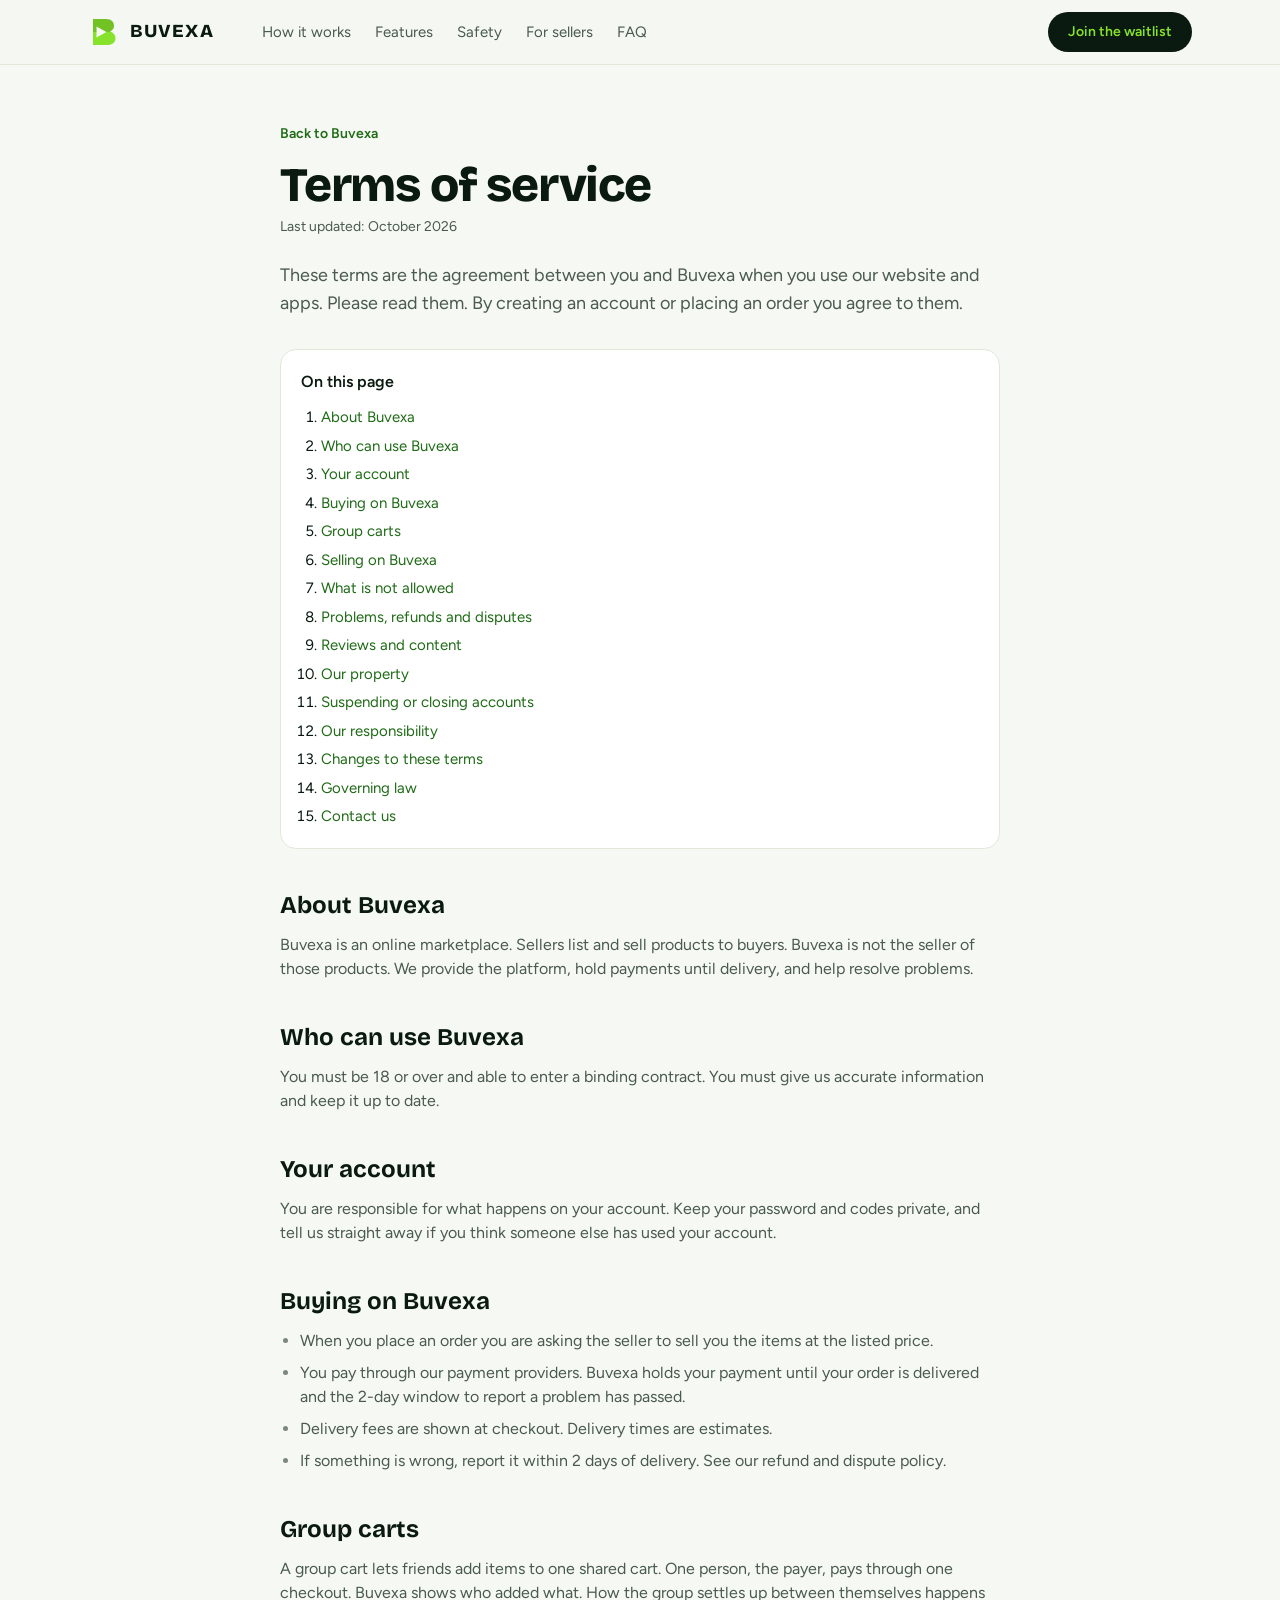
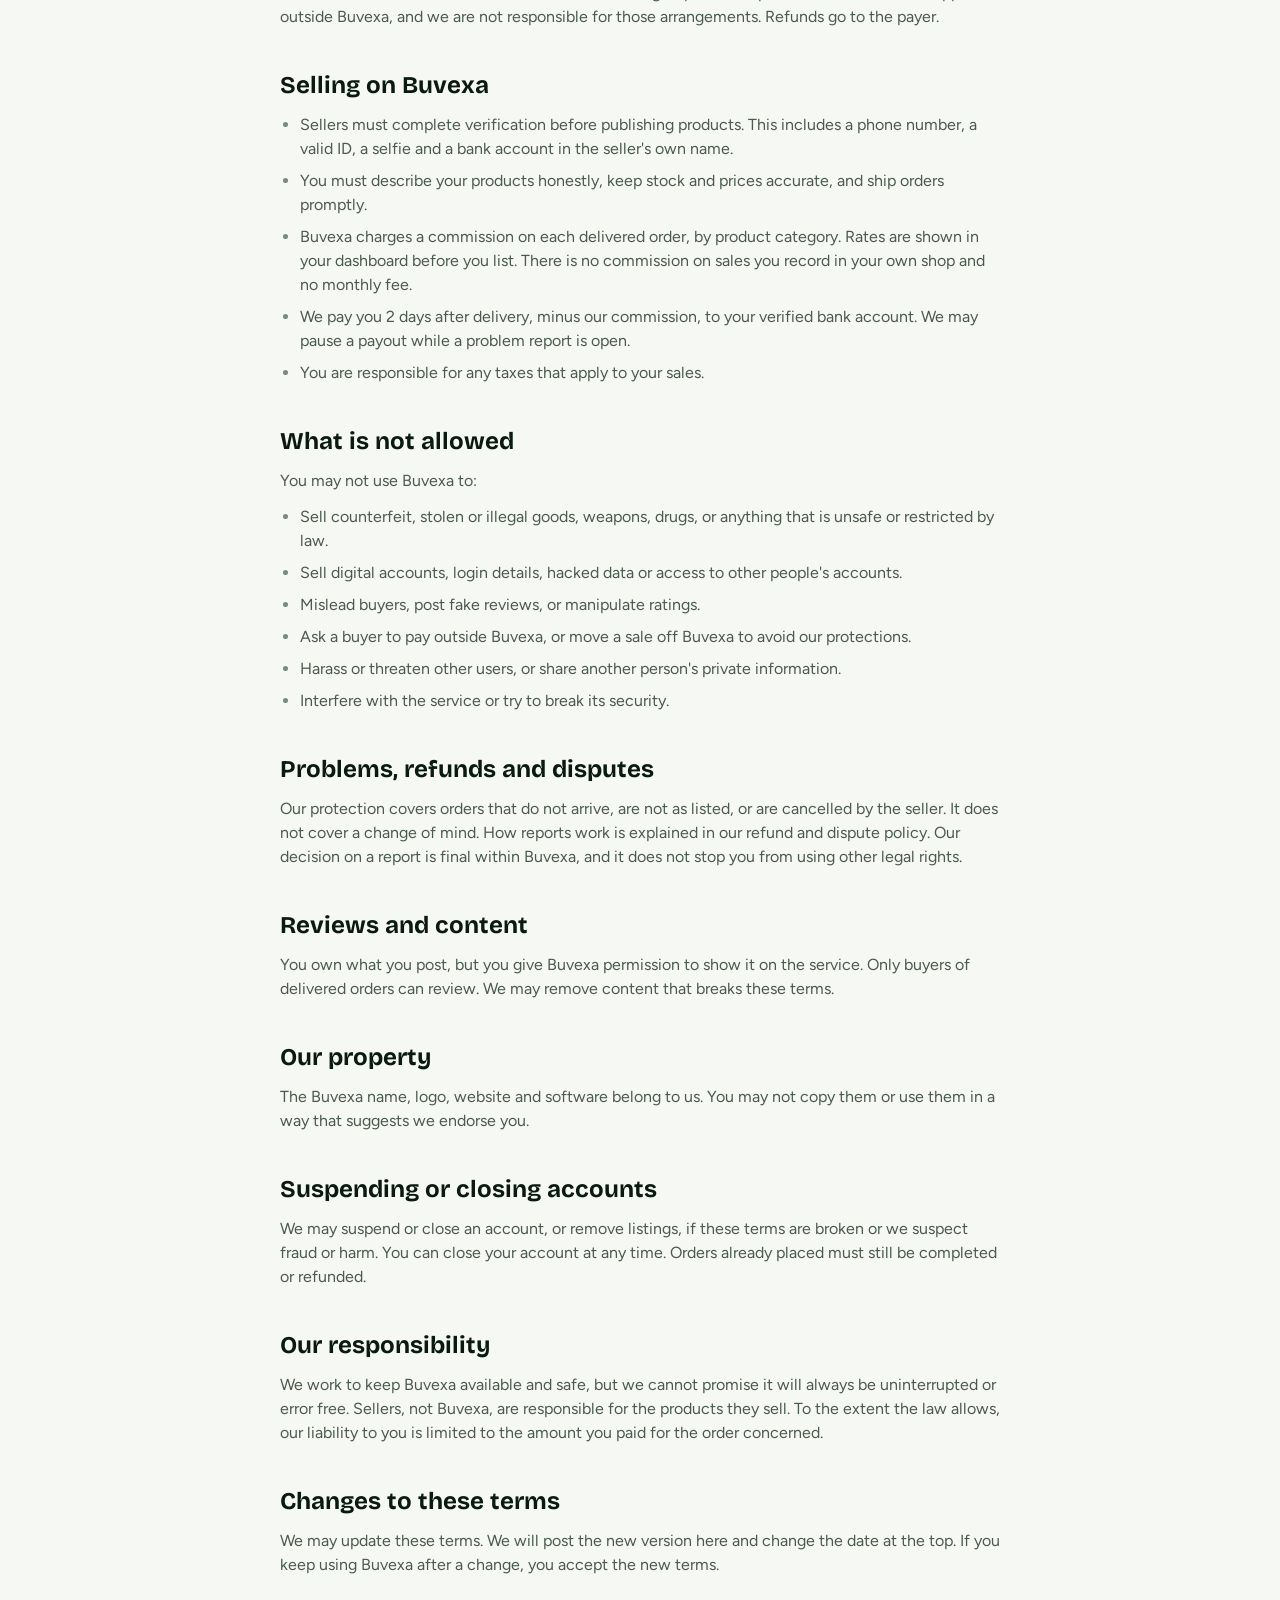
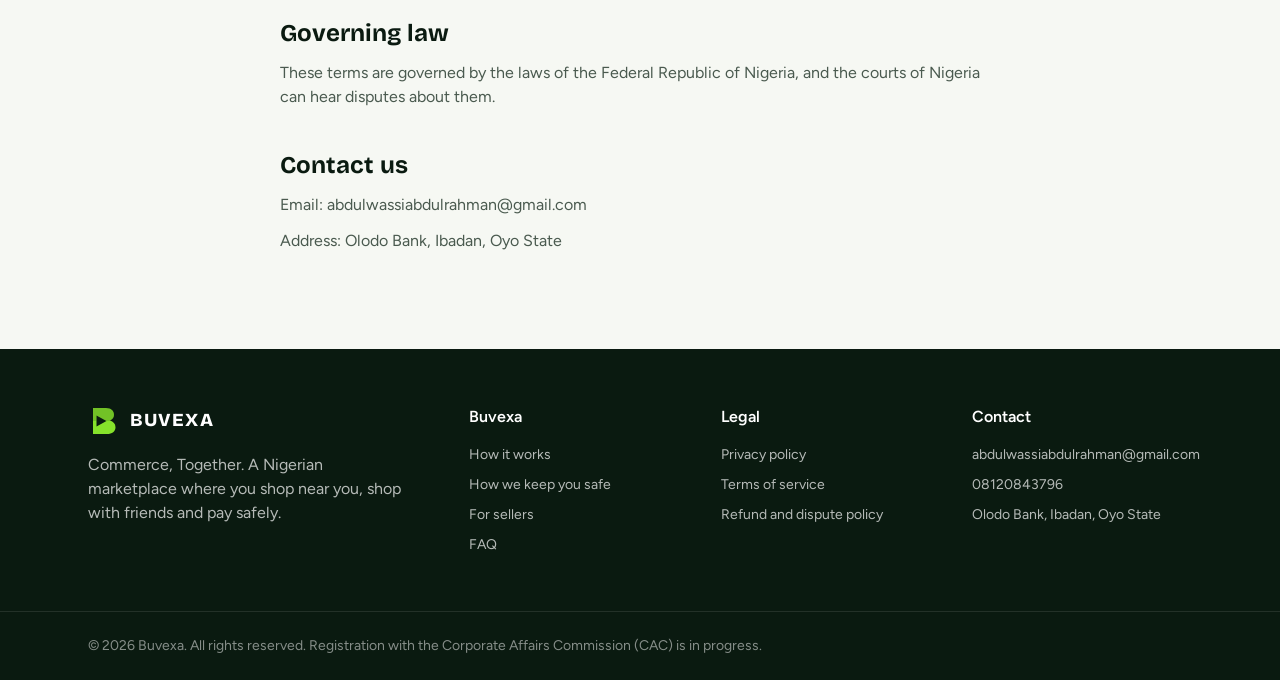
<file: terms.html>
<!doctype html>
<html lang="en">
<head>
<meta charset="utf-8">
<meta name="viewport" content="width=device-width, initial-scale=1">
<title>Terms of service | Buvexa</title>
<meta name="description" content="The terms for using Buvexa as a buyer or a seller.">
<meta name="theme-color" content="#86E22B">
<link rel="icon" href="assets/favicon.svg" type="image/svg+xml">
<link rel="canonical" href="https://REPLACE_DOMAIN/terms">
<meta property="og:type" content="website">
<meta property="og:site_name" content="Buvexa">
<meta property="og:title" content="Terms of service | Buvexa">
<meta property="og:description" content="The terms for using Buvexa as a buyer or a seller.">
<meta property="og:url" content="https://REPLACE_DOMAIN/terms">
<meta property="og:image" content="https://REPLACE_DOMAIN/assets/og-image.png">
<meta name="twitter:card" content="summary_large_image">
<link rel="preload" href="assets/fonts/bricolage-grotesque-latin-800-normal.woff2" as="font" type="font/woff2" crossorigin>
<link rel="preload" href="assets/fonts/figtree-latin-400-normal.woff2" as="font" type="font/woff2" crossorigin>
<link rel="stylesheet" href="assets/style.css">
</head>
<body class="bg-paper text-ink"><svg xmlns="http://www.w3.org/2000/svg" style="position:absolute;width:0;height:0;overflow:hidden" aria-hidden="true"><symbol id="logo-mark" viewBox="0 0 64 64"><defs><clipPath id="bm"><path clip-rule="evenodd" d="M10 6H36C46 6 52 11.5 52 19.5C52 25 49 29 44 31C50.500 33 55 37.500 55 44.500C55 53 48.500 58 38 58H10Z M17 21L37 32L17 43Z"/></clipPath></defs><path fill="#86E22B" fill-rule="evenodd" d="M10 6H36C46 6 52 11.5 52 19.5C52 25 49 29 44 31C50.500 33 55 37.500 55 44.500C55 53 48.500 58 38 58H10Z M17 21L37 32L17 43Z"/><rect clip-path="url(#bm)" x="0" y="0" width="64" height="32" fill="#0A1A10" opacity=".16"/></symbol><symbol id="i-search" viewBox="0 0 24 24"><circle cx="11" cy="11" r="7"/><path d="M20 20l-3.5-3.5"/></symbol><symbol id="i-cart" viewBox="0 0 24 24"><path d="M3 4h2.2l2.1 10.2a2 2 0 0 0 2 1.6h7.5a2 2 0 0 0 1.9-1.4L20.5 8H6.2"/><circle cx="10" cy="19.5" r="1.3"/><circle cx="17" cy="19.5" r="1.3"/></symbol><symbol id="i-pin" viewBox="0 0 24 24"><path d="M12 21s7-6 7-11.2a7 7 0 1 0-14 0C5 15 12 21 12 21z"/><circle cx="12" cy="9.8" r="2.4"/></symbol><symbol id="i-chev-down" viewBox="0 0 24 24"><path d="M6 9l6 6 6-6"/></symbol><symbol id="i-chev-right" viewBox="0 0 24 24"><path d="M9 6l6 6-6 6"/></symbol><symbol id="i-bell" viewBox="0 0 24 24"><path d="M6 9a6 6 0 1 1 12 0c0 6 2.2 7.2 2.2 7.2H3.8S6 15 6 9z"/><path d="M10 20a2 2 0 0 0 4 0"/></symbol><symbol id="i-menu" viewBox="0 0 24 24"><path d="M4 7h16M4 12h16M4 17h16"/></symbol><symbol id="i-x" viewBox="0 0 24 24"><path d="M6 6l12 12M18 6L6 18"/></symbol><symbol id="i-heart" viewBox="0 0 24 24"><path d="M12 20s-7.5-4.6-7.5-10A4.3 4.3 0 0 1 12 7.4 4.3 4.3 0 0 1 19.5 10c0 5.4-7.5 10-7.5 10z"/></symbol><symbol id="i-plus" viewBox="0 0 24 24"><path d="M12 5v14M5 12h14"/></symbol><symbol id="i-check" viewBox="0 0 24 24"><path d="M5 12.5l4.5 4.5L19 7.5"/></symbol><symbol id="i-shield" viewBox="0 0 24 24"><path d="M12 3l7.5 2.8v5.7c0 4.6-3.2 7.9-7.5 9.5-4.3-1.6-7.5-4.9-7.5-9.5V5.8z"/><path d="M8.8 12l2.2 2.2 4.2-4.4"/></symbol><symbol id="i-users" viewBox="0 0 24 24"><circle cx="9" cy="8.5" r="3.2"/><path d="M3 19c.6-3.2 3-5 6-5s5.4 1.8 6 5"/><circle cx="17" cy="9.5" r="2.4"/><path d="M17.2 14.2c2 .2 3.4 1.6 3.8 4"/></symbol><symbol id="i-user" viewBox="0 0 24 24"><circle cx="12" cy="8.5" r="3.5"/><path d="M5 20c.8-3.6 3.6-5.5 7-5.5s6.2 1.9 7 5.5"/></symbol><symbol id="i-home" viewBox="0 0 24 24"><path d="M4 11l8-7 8 7v8.5a1 1 0 0 1-1 1h-4.5V15h-5v5.5H5a1 1 0 0 1-1-1z"/></symbol><symbol id="i-grid" viewBox="0 0 24 24"><rect x="4" y="4" width="6.5" height="6.5" rx="1.5"/><rect x="13.5" y="4" width="6.5" height="6.5" rx="1.5"/><rect x="4" y="13.5" width="6.5" height="6.5" rx="1.5"/><rect x="13.5" y="13.5" width="6.5" height="6.5" rx="1.5"/></symbol><symbol id="i-receipt" viewBox="0 0 24 24"><path d="M6 3.5h12v17l-2.5-1.6-2.2 1.6-2.3-1.6-2.2 1.6L6 20.5z"/><path d="M9 8.5h6M9 12h6M9 15.5h3.5"/></symbol><symbol id="i-box" viewBox="0 0 24 24"><path d="M20.5 7.8L12 3.2 3.5 7.8v8.4l8.5 4.6 8.5-4.6z"/><path d="M3.8 8l8.2 4.5L20.2 8M12 12.5V20.6"/></symbol><symbol id="i-qr" viewBox="0 0 24 24"><rect x="4" y="4" width="6" height="6" rx="1"/><rect x="14" y="4" width="6" height="6" rx="1"/><rect x="4" y="14" width="6" height="6" rx="1"/><path d="M14 14h2.5v2.5H14zM19 14h1M17.5 18H20v2M14 20h.01M17.5 20h.01"/></symbol><symbol id="i-wallet" viewBox="0 0 24 24"><path d="M4 7.5A2.5 2.5 0 0 1 6.5 5H18v3"/><path d="M4 7.5V17a2 2 0 0 0 2 2h12.5a1 1 0 0 0 1-1V9a1 1 0 0 0-1-1H6.5A2.5 2.5 0 0 1 4 7.5z"/><circle cx="15.5" cy="13.5" r="1.1"/></symbol><symbol id="i-star" viewBox="0 0 24 24"><path d="M12 3.6l2.5 5.2 5.7.8-4.1 4 1 5.7L12 16.6 6.9 19.3l1-5.7-4.1-4 5.7-.8z"/></symbol><symbol id="i-flag" viewBox="0 0 24 24"><path d="M6 21V4M6 5h11l-2 4 2 4H6"/></symbol><symbol id="i-chat" viewBox="0 0 24 24"><path d="M4 6.5A2.5 2.5 0 0 1 6.5 4h11A2.5 2.5 0 0 1 20 6.5v7a2.5 2.5 0 0 1-2.5 2.5H10l-4.5 3.8V16A2.5 2.5 0 0 1 4 13.5z"/></symbol><symbol id="i-sliders" viewBox="0 0 24 24"><path d="M4 7h9M17 7h3M4 17h3M11 17h9"/><circle cx="15" cy="7" r="2"/><circle cx="9" cy="17" r="2"/></symbol><symbol id="i-help" viewBox="0 0 24 24"><circle cx="12" cy="12" r="8.5"/><path d="M9.8 9.6a2.3 2.3 0 1 1 3.2 2.1c-.7.4-1 .9-1 1.6M12 16.6h.01"/></symbol><symbol id="i-logout" viewBox="0 0 24 24"><path d="M10 4H6.5A1.5 1.5 0 0 0 5 5.5v13A1.5 1.5 0 0 0 6.5 20H10M15 8l4 4-4 4M19 12H9.5"/></symbol><symbol id="i-external" viewBox="0 0 24 24"><path d="M14 5h5v5M19 5l-8 8M18 14v4.5a1 1 0 0 1-1 1H5.5a1 1 0 0 1-1-1V7a1 1 0 0 1 1-1H10"/></symbol><symbol id="i-truck" viewBox="0 0 24 24"><path d="M3 6.5h11v9H3zM14 9.5h4l3 3v3h-7"/><circle cx="7" cy="17.5" r="1.7"/><circle cx="17" cy="17.5" r="1.7"/></symbol><symbol id="i-filter" viewBox="0 0 24 24"><path d="M4 6h16M7 12h10M10 18h4"/></symbol><symbol id="i-more" viewBox="0 0 24 24"><circle cx="5.5" cy="12" r="1.3" fill="currentColor"/><circle cx="12" cy="12" r="1.3" fill="currentColor"/><circle cx="18.5" cy="12" r="1.3" fill="currentColor"/></symbol><symbol id="i-clock" viewBox="0 0 24 24"><circle cx="12" cy="12" r="8.5"/><path d="M12 7.5V12l3 2"/></symbol><symbol id="i-edit" viewBox="0 0 24 24"><path d="M4 20h4L19 9a2.1 2.1 0 0 0-3-3L5 17z"/><path d="M14.5 7.5l3 3"/></symbol><symbol id="i-dl" viewBox="0 0 24 24"><path d="M12 4v11M7.5 11L12 15.5 16.5 11M5 19.5h14"/></symbol><symbol id="p-shirt" viewBox="0 0 24 24"><path d="M8.5 4L3.5 6.8l1.8 3.7L8 9.3V20h8V9.3l2.7 1.2 1.8-3.7L15.5 4a3.6 3.6 0 0 1-7 0z"/></symbol><symbol id="p-shoe" viewBox="0 0 24 24"><path d="M3 17V11.8c0-.5.3-.9.8-1L8 9.5 9.2 7l3 3.2 4.3 1.6c2.5.8 4.5 1.5 4.5 4V17z"/><path d="M3 17.2h18v1.6H3zM10 9.2l1.2 1.2M12 10.6l1.1 1.1"/></symbol><symbol id="p-plug" viewBox="0 0 24 24"><path d="M9 3.5v4M15 3.5v4M6.5 7.5h11v3.5a5.5 5.5 0 0 1-11 0z"/><path d="M12 16.5v4"/></symbol><symbol id="p-speaker" viewBox="0 0 24 24"><rect x="6" y="3.5" width="12" height="17" rx="2.5"/><circle cx="12" cy="14.5" r="3.2"/><circle cx="12" cy="7.5" r="1"/></symbol><symbol id="p-jar" viewBox="0 0 24 24"><rect x="6.5" y="3.5" width="11" height="3" rx="1"/><path d="M7.5 6.5v12a2 2 0 0 0 2 2h5a2 2 0 0 0 2-2v-12"/><path d="M7.5 11h9M7.5 15h9"/></symbol><symbol id="p-phones" viewBox="0 0 24 24"><path d="M4.5 14v-2a7.5 7.5 0 0 1 15 0v2"/><rect x="3.5" y="13.5" width="4" height="6.5" rx="1.6"/><rect x="16.5" y="13.5" width="4" height="6.5" rx="1.6"/></symbol><symbol id="p-bag" viewBox="0 0 24 24"><path d="M5.5 8h13l-1 12h-11z"/><path d="M9 8V6.5a3 3 0 0 1 6 0V8"/></symbol><symbol id="p-fan" viewBox="0 0 24 24"><circle cx="12" cy="10.5" r="7.5"/><circle cx="12" cy="10.5" r="1.4"/><path d="M12 9.1C11 6.6 11.5 4.8 12 3.4M13.3 11.2c2.5.4 4 1.5 5.2 2.9M10.8 11.4c-2.1 1.3-2.4 3.2-2.2 5"/><path d="M12 18v3M8.5 21h7"/></symbol><symbol id="p-bowl" viewBox="0 0 24 24"><path d="M4 11h16v3a6 6 0 0 1-6 6h-4a6 6 0 0 1-6-6z"/><path d="M9 8c0-1.3 1-1.6 1-3M14 8c0-1.3 1-1.6 1-3"/></symbol><symbol id="p-sparkle" viewBox="0 0 24 24"><path d="M11 3.5l1.8 5.2 5.2 1.8-5.2 1.8L11 17.5l-1.8-5.2L4 10.5l5.2-1.8z"/><path d="M18.5 16.5l.7 1.8 1.8.7-1.8.7-.7 1.8-.7-1.8-1.8-.7 1.8-.7z"/></symbol><symbol id="p-phone" viewBox="0 0 24 24"><rect x="7" y="3" width="10" height="18" rx="2.5"/><path d="M11 18h2"/></symbol><symbol id="p-couch" viewBox="0 0 24 24"><path d="M5 12V9a2 2 0 0 1 2-2h10a2 2 0 0 1 2 2v3"/><path d="M3.5 12.5a1.8 1.8 0 0 1 3.5.5v2h10v-2a1.8 1.8 0 0 1 3.5-.5V17a1 1 0 0 1-1 1h-15a1 1 0 0 1-1-1z"/><path d="M6.5 18v2M17.5 18v2"/></symbol></svg><header class="sticky top-0 z-40 border-b border-mist bg-paper/95 backdrop-blur">
  <div class="mx-auto flex h-16 max-w-6xl items-center gap-6 px-4 sm:px-6">
    <a href="index.html" aria-label="Buvexa home"><span class="flex items-center gap-2.5"><svg class="h-8 w-8" aria-hidden="true"><use href="#logo-mark"/></svg><span class="font-display text-[1.15rem] font-extrabold tracking-[0.06em] text-ink">BUVEXA</span></span></a>
    <nav class="ml-6 hidden items-center gap-6 text-[15px] text-ink-2 lg:flex" aria-label="Main"><a href="index.html#how" class="hover:text-ink">How it works</a><a href="index.html#features" class="hover:text-ink">Features</a><a href="index.html#safety" class="hover:text-ink">Safety</a><a href="index.html#sellers" class="hover:text-ink">For sellers</a><a href="index.html#faq" class="hover:text-ink">FAQ</a></nav>
    <div class="ml-auto flex items-center gap-2">
      <a href="index.html#waitlist" class="hidden rounded-full bg-ink px-5 py-2.5 text-sm font-semibold text-lime hover:bg-black sm:inline-flex">Join the waitlist</a>
      <button id="menuBtn" type="button" class="grid h-11 w-11 place-items-center rounded-full hover:bg-white lg:hidden" aria-label="Open menu" aria-expanded="false" aria-controls="mobileNav"><svg class="h-6 w-6" fill="none" stroke="currentColor" stroke-width="1.75" stroke-linecap="round" stroke-linejoin="round" aria-hidden="true"><use href="#i-menu"/></svg></button>
    </div>
  </div>
  <nav id="mobileNav" class="hidden border-t border-mist bg-paper px-4 py-3 text-[15px] lg:hidden" aria-label="Mobile"><a href="index.html#how" class="block rounded-xl px-3 py-3 hover:bg-white">How it works</a><a href="index.html#features" class="block rounded-xl px-3 py-3 hover:bg-white">Features</a><a href="index.html#safety" class="block rounded-xl px-3 py-3 hover:bg-white">Safety</a><a href="index.html#sellers" class="block rounded-xl px-3 py-3 hover:bg-white">For sellers</a><a href="index.html#faq" class="block rounded-xl px-3 py-3 hover:bg-white">FAQ</a>
    <a href="index.html#waitlist" class="mt-2 flex h-12 items-center justify-center rounded-full bg-ink font-semibold text-lime">Join the waitlist</a></nav>
</header><main><article class="mx-auto max-w-3xl px-4 pt-10 sm:px-6 sm:pt-14"><a href="index.html" class="text-sm font-semibold text-lime-deep hover:underline">Back to Buvexa</a><h1 class="mt-4 font-display text-4xl font-extrabold tracking-tight sm:text-5xl">Terms of service</h1><p class="mt-2 text-sm text-ink-2">Last updated: October 2026</p><p class="mt-6 text-lg text-ink-2">These terms are the agreement between you and Buvexa when you use our website and apps. Please read them. By creating an account or placing an order you agree to them.</p><nav class="mt-8 rounded-2xl border border-mist bg-white p-5" aria-label="On this page"><p class="font-semibold">On this page</p><ol class="mt-3 list-decimal space-y-1.5 pl-5 text-[15px]"><li><a href="#about" class="text-lime-deep hover:underline">About Buvexa</a></li><li><a href="#who" class="text-lime-deep hover:underline">Who can use Buvexa</a></li><li><a href="#account" class="text-lime-deep hover:underline">Your account</a></li><li><a href="#buying" class="text-lime-deep hover:underline">Buying on Buvexa</a></li><li><a href="#groups" class="text-lime-deep hover:underline">Group carts</a></li><li><a href="#selling" class="text-lime-deep hover:underline">Selling on Buvexa</a></li><li><a href="#rules" class="text-lime-deep hover:underline">What is not allowed</a></li><li><a href="#problems" class="text-lime-deep hover:underline">Problems, refunds and disputes</a></li><li><a href="#content" class="text-lime-deep hover:underline">Reviews and content</a></li><li><a href="#ip" class="text-lime-deep hover:underline">Our property</a></li><li><a href="#suspend" class="text-lime-deep hover:underline">Suspending or closing accounts</a></li><li><a href="#liability" class="text-lime-deep hover:underline">Our responsibility</a></li><li><a href="#changes" class="text-lime-deep hover:underline">Changes to these terms</a></li><li><a href="#law" class="text-lime-deep hover:underline">Governing law</a></li><li><a href="#contact" class="text-lime-deep hover:underline">Contact us</a></li></ol></nav><section id="about" class="mt-10 scroll-mt-24"><h2 class="font-display text-2xl font-bold">About Buvexa</h2><p class="mt-3 text-ink-2">Buvexa is an online marketplace. Sellers list and sell products to buyers. Buvexa is not the seller of those products. We provide the platform, hold payments until delivery, and help resolve problems.</p></section><section id="who" class="mt-10 scroll-mt-24"><h2 class="font-display text-2xl font-bold">Who can use Buvexa</h2><p class="mt-3 text-ink-2">You must be 18 or over and able to enter a binding contract. You must give us accurate information and keep it up to date.</p></section><section id="account" class="mt-10 scroll-mt-24"><h2 class="font-display text-2xl font-bold">Your account</h2><p class="mt-3 text-ink-2">You are responsible for what happens on your account. Keep your password and codes private, and tell us straight away if you think someone else has used your account.</p></section><section id="buying" class="mt-10 scroll-mt-24"><h2 class="font-display text-2xl font-bold">Buying on Buvexa</h2><ul class="mt-3 list-disc space-y-2 pl-5 text-ink-2 marker:text-ink-3"><li>When you place an order you are asking the seller to sell you the items at the listed price.</li><li>You pay through our payment providers. Buvexa holds your payment until your order is delivered and the 2-day window to report a problem has passed.</li><li>Delivery fees are shown at checkout. Delivery times are estimates.</li><li>If something is wrong, report it within 2 days of delivery. See our refund and dispute policy.</li></ul></section><section id="groups" class="mt-10 scroll-mt-24"><h2 class="font-display text-2xl font-bold">Group carts</h2><p class="mt-3 text-ink-2">A group cart lets friends add items to one shared cart. One person, the payer, pays through one checkout. Buvexa shows who added what. How the group settles up between themselves happens outside Buvexa, and we are not responsible for those arrangements. Refunds go to the payer.</p></section><section id="selling" class="mt-10 scroll-mt-24"><h2 class="font-display text-2xl font-bold">Selling on Buvexa</h2><ul class="mt-3 list-disc space-y-2 pl-5 text-ink-2 marker:text-ink-3"><li>Sellers must complete verification before publishing products. This includes a phone number, a valid ID, a selfie and a bank account in the seller's own name.</li><li>You must describe your products honestly, keep stock and prices accurate, and ship orders promptly.</li><li>Buvexa charges a commission on each delivered order, by product category. Rates are shown in your dashboard before you list. There is no commission on sales you record in your own shop and no monthly fee.</li><li>We pay you 2 days after delivery, minus our commission, to your verified bank account. We may pause a payout while a problem report is open.</li><li>You are responsible for any taxes that apply to your sales.</li></ul></section><section id="rules" class="mt-10 scroll-mt-24"><h2 class="font-display text-2xl font-bold">What is not allowed</h2><p class="mt-3 text-ink-2">You may not use Buvexa to:</p><ul class="mt-3 list-disc space-y-2 pl-5 text-ink-2 marker:text-ink-3"><li>Sell counterfeit, stolen or illegal goods, weapons, drugs, or anything that is unsafe or restricted by law.</li><li>Sell digital accounts, login details, hacked data or access to other people's accounts.</li><li>Mislead buyers, post fake reviews, or manipulate ratings.</li><li>Ask a buyer to pay outside Buvexa, or move a sale off Buvexa to avoid our protections.</li><li>Harass or threaten other users, or share another person's private information.</li><li>Interfere with the service or try to break its security.</li></ul></section><section id="problems" class="mt-10 scroll-mt-24"><h2 class="font-display text-2xl font-bold">Problems, refunds and disputes</h2><p class="mt-3 text-ink-2">Our protection covers orders that do not arrive, are not as listed, or are cancelled by the seller. It does not cover a change of mind. How reports work is explained in our refund and dispute policy. Our decision on a report is final within Buvexa, and it does not stop you from using other legal rights.</p></section><section id="content" class="mt-10 scroll-mt-24"><h2 class="font-display text-2xl font-bold">Reviews and content</h2><p class="mt-3 text-ink-2">You own what you post, but you give Buvexa permission to show it on the service. Only buyers of delivered orders can review. We may remove content that breaks these terms.</p></section><section id="ip" class="mt-10 scroll-mt-24"><h2 class="font-display text-2xl font-bold">Our property</h2><p class="mt-3 text-ink-2">The Buvexa name, logo, website and software belong to us. You may not copy them or use them in a way that suggests we endorse you.</p></section><section id="suspend" class="mt-10 scroll-mt-24"><h2 class="font-display text-2xl font-bold">Suspending or closing accounts</h2><p class="mt-3 text-ink-2">We may suspend or close an account, or remove listings, if these terms are broken or we suspect fraud or harm. You can close your account at any time. Orders already placed must still be completed or refunded.</p></section><section id="liability" class="mt-10 scroll-mt-24"><h2 class="font-display text-2xl font-bold">Our responsibility</h2><p class="mt-3 text-ink-2">We work to keep Buvexa available and safe, but we cannot promise it will always be uninterrupted or error free. Sellers, not Buvexa, are responsible for the products they sell. To the extent the law allows, our liability to you is limited to the amount you paid for the order concerned.</p></section><section id="changes" class="mt-10 scroll-mt-24"><h2 class="font-display text-2xl font-bold">Changes to these terms</h2><p class="mt-3 text-ink-2">We may update these terms. We will post the new version here and change the date at the top. If you keep using Buvexa after a change, you accept the new terms.</p></section><section id="law" class="mt-10 scroll-mt-24"><h2 class="font-display text-2xl font-bold">Governing law</h2><p class="mt-3 text-ink-2">These terms are governed by the laws of the Federal Republic of Nigeria, and the courts of Nigeria can hear disputes about them.</p></section><section id="contact" class="mt-10 scroll-mt-24"><h2 class="font-display text-2xl font-bold">Contact us</h2><p class="mt-3 text-ink-2">Email: abdulwassiabdulrahman@gmail.com</p><p class="mt-3 text-ink-2">Address: Olodo Bank, Ibadan, Oyo State</p></section></article></main><footer class="mt-24 bg-ink text-white">
  <div class="mx-auto grid max-w-6xl gap-10 px-4 py-14 sm:px-6 md:grid-cols-12">
    <div class="md:col-span-4"><span class="flex items-center gap-2.5"><svg class="h-8 w-8" aria-hidden="true"><use href="#logo-mark"/></svg><span class="font-display text-[1.15rem] font-extrabold tracking-[0.06em] text-white">BUVEXA</span></span><p class="mt-4 max-w-xs text-white/70">Commerce, Together. A Nigerian marketplace where you shop near you, shop with friends and pay safely.</p></div>
    <div class="grid grid-cols-2 gap-8 sm:grid-cols-3 md:col-span-8">
      <div><h2 class="font-semibold">Buvexa</h2><ul class="mt-4 space-y-2.5 text-sm text-white/70"><li><a class="hover:text-white" href="index.html#how">How it works</a></li><li><a class="hover:text-white" href="index.html#safety">How we keep you safe</a></li><li><a class="hover:text-white" href="index.html#sellers">For sellers</a></li><li><a class="hover:text-white" href="index.html#faq">FAQ</a></li></ul></div>
      <div><h2 class="font-semibold">Legal</h2><ul class="mt-4 space-y-2.5 text-sm text-white/70"><li><a class="hover:text-white" href="privacy.html">Privacy policy</a></li><li><a class="hover:text-white" href="terms.html">Terms of service</a></li><li><a class="hover:text-white" href="refunds.html">Refund and dispute policy</a></li></ul></div>
      <div class="col-span-2 sm:col-span-1"><h2 class="font-semibold">Contact</h2><ul class="mt-4 space-y-2.5 text-sm text-white/70"><li><a class="hover:text-white" href="mailto:abdulwassiabdulrahman@gmail.com">abdulwassiabdulrahman@gmail.com</a></li><li>08120843796</li><li>Olodo Bank, Ibadan, Oyo State</li></ul></div>
    </div>
  </div>
  <div class="border-t border-white/10"><p class="mx-auto max-w-6xl px-4 py-6 text-sm text-white/50 sm:px-6">© 2026 Buvexa. All rights reserved. Registration with the Corporate Affairs Commission (CAC) is in progress.</p></div>
</footer><script>
(function(){var b=document.getElementById('menuBtn'),n=document.getElementById('mobileNav');if(!b||!n)return;
b.addEventListener('click',function(){var open=n.classList.toggle('hidden')===false;b.setAttribute('aria-expanded',String(open))});
n.querySelectorAll('a').forEach(function(a){a.addEventListener('click',function(){n.classList.add('hidden');b.setAttribute('aria-expanded','false')})});})();
</script></body></html>
</file>
<file: assets/style.css>
@font-face{font-family:Figtree;font-weight:400;font-style:normal;font-display:swap;src:url(fonts/figtree-latin-400-normal.woff2) format("woff2")}@font-face{font-family:Figtree;font-weight:500;font-style:normal;font-display:swap;src:url(fonts/figtree-latin-500-normal.woff2) format("woff2")}@font-face{font-family:Figtree;font-weight:600;font-style:normal;font-display:swap;src:url(fonts/figtree-latin-600-normal.woff2) format("woff2")}@font-face{font-family:Figtree;font-weight:700;font-style:normal;font-display:swap;src:url(fonts/figtree-latin-700-normal.woff2) format("woff2")}@font-face{font-family:Bricolage Grotesque;font-weight:600;font-style:normal;font-display:swap;src:url(fonts/bricolage-grotesque-latin-600-normal.woff2) format("woff2")}@font-face{font-family:Bricolage Grotesque;font-weight:700;font-style:normal;font-display:swap;src:url(fonts/bricolage-grotesque-latin-700-normal.woff2) format("woff2")}@font-face{font-family:Bricolage Grotesque;font-weight:800;font-style:normal;font-display:swap;src:url(fonts/bricolage-grotesque-latin-800-normal.woff2) format("woff2")}*,:after,:before{--tw-border-spacing-x:0;--tw-border-spacing-y:0;--tw-translate-x:0;--tw-translate-y:0;--tw-rotate:0;--tw-skew-x:0;--tw-skew-y:0;--tw-scale-x:1;--tw-scale-y:1;--tw-pan-x: ;--tw-pan-y: ;--tw-pinch-zoom: ;--tw-scroll-snap-strictness:proximity;--tw-gradient-from-position: ;--tw-gradient-via-position: ;--tw-gradient-to-position: ;--tw-ordinal: ;--tw-slashed-zero: ;--tw-numeric-figure: ;--tw-numeric-spacing: ;--tw-numeric-fraction: ;--tw-ring-inset: ;--tw-ring-offset-width:0px;--tw-ring-offset-color:#fff;--tw-ring-color:rgba(59,130,246,.5);--tw-ring-offset-shadow:0 0 #0000;--tw-ring-shadow:0 0 #0000;--tw-shadow:0 0 #0000;--tw-shadow-colored:0 0 #0000;--tw-blur: ;--tw-brightness: ;--tw-contrast: ;--tw-grayscale: ;--tw-hue-rotate: ;--tw-invert: ;--tw-saturate: ;--tw-sepia: ;--tw-drop-shadow: ;--tw-backdrop-blur: ;--tw-backdrop-brightness: ;--tw-backdrop-contrast: ;--tw-backdrop-grayscale: ;--tw-backdrop-hue-rotate: ;--tw-backdrop-invert: ;--tw-backdrop-opacity: ;--tw-backdrop-saturate: ;--tw-backdrop-sepia: ;--tw-contain-size: ;--tw-contain-layout: ;--tw-contain-paint: ;--tw-contain-style: }::backdrop{--tw-border-spacing-x:0;--tw-border-spacing-y:0;--tw-translate-x:0;--tw-translate-y:0;--tw-rotate:0;--tw-skew-x:0;--tw-skew-y:0;--tw-scale-x:1;--tw-scale-y:1;--tw-pan-x: ;--tw-pan-y: ;--tw-pinch-zoom: ;--tw-scroll-snap-strictness:proximity;--tw-gradient-from-position: ;--tw-gradient-via-position: ;--tw-gradient-to-position: ;--tw-ordinal: ;--tw-slashed-zero: ;--tw-numeric-figure: ;--tw-numeric-spacing: ;--tw-numeric-fraction: ;--tw-ring-inset: ;--tw-ring-offset-width:0px;--tw-ring-offset-color:#fff;--tw-ring-color:rgba(59,130,246,.5);--tw-ring-offset-shadow:0 0 #0000;--tw-ring-shadow:0 0 #0000;--tw-shadow:0 0 #0000;--tw-shadow-colored:0 0 #0000;--tw-blur: ;--tw-brightness: ;--tw-contrast: ;--tw-grayscale: ;--tw-hue-rotate: ;--tw-invert: ;--tw-saturate: ;--tw-sepia: ;--tw-drop-shadow: ;--tw-backdrop-blur: ;--tw-backdrop-brightness: ;--tw-backdrop-contrast: ;--tw-backdrop-grayscale: ;--tw-backdrop-hue-rotate: ;--tw-backdrop-invert: ;--tw-backdrop-opacity: ;--tw-backdrop-saturate: ;--tw-backdrop-sepia: ;--tw-contain-size: ;--tw-contain-layout: ;--tw-contain-paint: ;--tw-contain-style: }
/*! tailwindcss v3.4.17 | MIT License | https://tailwindcss.com*/*,:after,:before{box-sizing:border-box;border:0 solid #e5e7eb}:after,:before{--tw-content:""}:host,html{line-height:1.5;-webkit-text-size-adjust:100%;-moz-tab-size:4;-o-tab-size:4;tab-size:4;font-family:Figtree,ui-sans-serif,system-ui,sans-serif;font-feature-settings:normal;font-variation-settings:normal;-webkit-tap-highlight-color:transparent}body{margin:0;line-height:inherit}hr{height:0;color:inherit;border-top-width:1px}abbr:where([title]){-webkit-text-decoration:underline dotted;text-decoration:underline dotted}h1,h2,h3,h4,h5,h6{font-size:inherit;font-weight:inherit}a{color:inherit;text-decoration:inherit}b,strong{font-weight:bolder}code,kbd,pre,samp{font-family:ui-monospace,SFMono-Regular,Menlo,Monaco,Consolas,Liberation Mono,Courier New,monospace;font-feature-settings:normal;font-variation-settings:normal;font-size:1em}small{font-size:80%}sub,sup{font-size:75%;line-height:0;position:relative;vertical-align:baseline}sub{bottom:-.25em}sup{top:-.5em}table{text-indent:0;border-color:inherit;border-collapse:collapse}button,input,optgroup,select,textarea{font-family:inherit;font-feature-settings:inherit;font-variation-settings:inherit;font-size:100%;font-weight:inherit;line-height:inherit;letter-spacing:inherit;color:inherit;margin:0;padding:0}button,select{text-transform:none}button,input:where([type=button]),input:where([type=reset]),input:where([type=submit]){-webkit-appearance:button;background-color:transparent;background-image:none}:-moz-focusring{outline:auto}:-moz-ui-invalid{box-shadow:none}progress{vertical-align:baseline}::-webkit-inner-spin-button,::-webkit-outer-spin-button{height:auto}[type=search]{-webkit-appearance:textfield;outline-offset:-2px}::-webkit-search-decoration{-webkit-appearance:none}::-webkit-file-upload-button{-webkit-appearance:button;font:inherit}summary{display:list-item}blockquote,dd,dl,figure,h1,h2,h3,h4,h5,h6,hr,p,pre{margin:0}fieldset{margin:0}fieldset,legend{padding:0}menu,ol,ul{list-style:none;margin:0;padding:0}dialog{padding:0}textarea{resize:vertical}input::-moz-placeholder,textarea::-moz-placeholder{opacity:1;color:#9ca3af}input::placeholder,textarea::placeholder{opacity:1;color:#9ca3af}[role=button],button{cursor:pointer}:disabled{cursor:default}audio,canvas,embed,iframe,img,object,svg,video{display:block;vertical-align:middle}img,video{max-width:100%;height:auto}[hidden]:where(:not([hidden=until-found])){display:none}.absolute{position:absolute}.relative{position:relative}.sticky{position:sticky}.bottom-2{bottom:.5rem}.left-2{left:.5rem}.top-0{top:0}.z-40{z-index:40}.col-span-2{grid-column:span 2/span 2}.mx-auto{margin-left:auto;margin-right:auto}.ml-6{margin-left:1.5rem}.ml-auto{margin-left:auto}.mt-0\.5{margin-top:.125rem}.mt-1{margin-top:.25rem}.mt-10{margin-top:2.5rem}.mt-12{margin-top:3rem}.mt-2{margin-top:.5rem}.mt-20{margin-top:5rem}.mt-24{margin-top:6rem}.mt-3{margin-top:.75rem}.mt-4{margin-top:1rem}.mt-5{margin-top:1.25rem}.mt-6{margin-top:1.5rem}.mt-7{margin-top:1.75rem}.mt-8{margin-top:2rem}.block{display:block}.flex{display:flex}.inline-flex{display:inline-flex}.grid{display:grid}.hidden{display:none}.aspect-\[4\/5\]{aspect-ratio:4/5}.h-11{height:2.75rem}.h-12{height:3rem}.h-16{height:4rem}.h-3{height:.75rem}.h-3\.5{height:.875rem}.h-4{height:1rem}.h-5{height:1.25rem}.h-6{height:1.5rem}.h-8{height:2rem}.h-9{height:2.25rem}.w-11{width:2.75rem}.w-12{width:3rem}.w-3{width:.75rem}.w-3\.5{width:.875rem}.w-4{width:1rem}.w-5{width:1.25rem}.w-6{width:1.5rem}.w-8{width:2rem}.w-9{width:2.25rem}.w-full{width:100%}.max-w-2xl{max-width:42rem}.max-w-3xl{max-width:48rem}.max-w-6xl{max-width:72rem}.max-w-\[28rem\],.max-w-md{max-width:28rem}.max-w-xl{max-width:36rem}.max-w-xs{max-width:20rem}.flex-1{flex:1 1 0%}.shrink-0{flex-shrink:0}.cursor-pointer{cursor:pointer}.scroll-mt-24{scroll-margin-top:6rem}.list-decimal{list-style-type:decimal}.list-disc{list-style-type:disc}.list-none{list-style-type:none}.grid-cols-2{grid-template-columns:repeat(2,minmax(0,1fr))}.grid-cols-3{grid-template-columns:repeat(3,minmax(0,1fr))}.flex-wrap{flex-wrap:wrap}.place-items-center{place-items:center}.items-start{align-items:flex-start}.items-center{align-items:center}.justify-center{justify-content:center}.justify-between{justify-content:space-between}.gap-1{gap:.25rem}.gap-10{gap:2.5rem}.gap-2{gap:.5rem}.gap-2\.5{gap:.625rem}.gap-3{gap:.75rem}.gap-4{gap:1rem}.gap-6{gap:1.5rem}.gap-8{gap:2rem}.gap-x-10{-moz-column-gap:2.5rem;column-gap:2.5rem}.gap-y-4{row-gap:1rem}.-space-x-2>:not([hidden])~:not([hidden]){--tw-space-x-reverse:0;margin-right:calc(-.5rem*var(--tw-space-x-reverse));margin-left:calc(-.5rem*(1 - var(--tw-space-x-reverse)))}.space-y-1\.5>:not([hidden])~:not([hidden]){--tw-space-y-reverse:0;margin-top:calc(.375rem*(1 - var(--tw-space-y-reverse)));margin-bottom:calc(.375rem*var(--tw-space-y-reverse))}.space-y-2>:not([hidden])~:not([hidden]){--tw-space-y-reverse:0;margin-top:calc(.5rem*(1 - var(--tw-space-y-reverse)));margin-bottom:calc(.5rem*var(--tw-space-y-reverse))}.space-y-2\.5>:not([hidden])~:not([hidden]){--tw-space-y-reverse:0;margin-top:calc(.625rem*(1 - var(--tw-space-y-reverse)));margin-bottom:calc(.625rem*var(--tw-space-y-reverse))}.space-y-20>:not([hidden])~:not([hidden]){--tw-space-y-reverse:0;margin-top:calc(5rem*(1 - var(--tw-space-y-reverse)));margin-bottom:calc(5rem*var(--tw-space-y-reverse))}.space-y-3>:not([hidden])~:not([hidden]){--tw-space-y-reverse:0;margin-top:calc(.75rem*(1 - var(--tw-space-y-reverse)));margin-bottom:calc(.75rem*var(--tw-space-y-reverse))}.space-y-4>:not([hidden])~:not([hidden]){--tw-space-y-reverse:0;margin-top:calc(1rem*(1 - var(--tw-space-y-reverse)));margin-bottom:calc(1rem*var(--tw-space-y-reverse))}.space-y-5>:not([hidden])~:not([hidden]){--tw-space-y-reverse:0;margin-top:calc(1.25rem*(1 - var(--tw-space-y-reverse)));margin-bottom:calc(1.25rem*var(--tw-space-y-reverse))}.space-y-6>:not([hidden])~:not([hidden]){--tw-space-y-reverse:0;margin-top:calc(1.5rem*(1 - var(--tw-space-y-reverse)));margin-bottom:calc(1.5rem*var(--tw-space-y-reverse))}.divide-y>:not([hidden])~:not([hidden]){--tw-divide-y-reverse:0;border-top-width:calc(1px*(1 - var(--tw-divide-y-reverse)));border-bottom-width:calc(1px*var(--tw-divide-y-reverse))}.divide-ink\/10>:not([hidden])~:not([hidden]){border-color:rgba(10,26,16,.1)}.divide-mist>:not([hidden])~:not([hidden]){--tw-divide-opacity:1;border-color:rgb(225 232 218/var(--tw-divide-opacity,1))}.overflow-hidden{overflow:hidden}.rounded-2xl{border-radius:1rem}.rounded-3xl{border-radius:1.5rem}.rounded-\[28px\]{border-radius:28px}.rounded-full{border-radius:9999px}.rounded-xl{border-radius:.75rem}.rounded-tl-md{border-top-left-radius:.375rem}.border{border-width:1px}.border-2{border-width:2px}.border-y{border-top-width:1px}.border-b,.border-y{border-bottom-width:1px}.border-t{border-top-width:1px}.border-ink{--tw-border-opacity:1;border-color:rgb(10 26 16/var(--tw-border-opacity,1))}.border-mist{--tw-border-opacity:1;border-color:rgb(225 232 218/var(--tw-border-opacity,1))}.border-white{--tw-border-opacity:1;border-color:rgb(255 255 255/var(--tw-border-opacity,1))}.border-white\/10{border-color:hsla(0,0%,100%,.1)}.bg-amber-soft{--tw-bg-opacity:1;background-color:rgb(255 241 214/var(--tw-bg-opacity,1))}.bg-ink{--tw-bg-opacity:1;background-color:rgb(10 26 16/var(--tw-bg-opacity,1))}.bg-ink\/10{background-color:rgba(10,26,16,.1)}.bg-lime{--tw-bg-opacity:1;background-color:rgb(134 226 43/var(--tw-bg-opacity,1))}.bg-lime-soft{--tw-bg-opacity:1;background-color:rgb(234 249 214/var(--tw-bg-opacity,1))}.bg-mist\/70{background-color:hsla(90,23%,88%,.7)}.bg-paper{--tw-bg-opacity:1;background-color:rgb(246 248 243/var(--tw-bg-opacity,1))}.bg-paper\/95{background-color:hsla(84,26%,96%,.95)}.bg-tint-blush{--tw-bg-opacity:1;background-color:rgb(249 229 226/var(--tw-bg-opacity,1))}.bg-tint-butter{--tw-bg-opacity:1;background-color:rgb(255 243 200/var(--tw-bg-opacity,1))}.bg-tint-lime{--tw-bg-opacity:1;background-color:rgb(230 247 204/var(--tw-bg-opacity,1))}.bg-tint-sky{--tw-bg-opacity:1;background-color:rgb(227 240 246/var(--tw-bg-opacity,1))}.bg-white{--tw-bg-opacity:1;background-color:rgb(255 255 255/var(--tw-bg-opacity,1))}.p-5{padding:1.25rem}.p-6{padding:1.5rem}.px-2{padding-left:.5rem;padding-right:.5rem}.px-3{padding-left:.75rem;padding-right:.75rem}.px-3\.5{padding-left:.875rem;padding-right:.875rem}.px-4{padding-left:1rem;padding-right:1rem}.px-5{padding-left:1.25rem;padding-right:1.25rem}.px-6{padding-left:1.5rem;padding-right:1.5rem}.py-0\.5{padding-top:.125rem;padding-bottom:.125rem}.py-1\.5{padding-top:.375rem;padding-bottom:.375rem}.py-10{padding-top:2.5rem;padding-bottom:2.5rem}.py-14{padding-top:3.5rem;padding-bottom:3.5rem}.py-2{padding-top:.5rem;padding-bottom:.5rem}.py-2\.5{padding-top:.625rem;padding-bottom:.625rem}.py-3{padding-top:.75rem;padding-bottom:.75rem}.py-3\.5{padding-top:.875rem;padding-bottom:.875rem}.py-4{padding-top:1rem;padding-bottom:1rem}.py-5{padding-top:1.25rem;padding-bottom:1.25rem}.py-6{padding-top:1.5rem;padding-bottom:1.5rem}.pl-5{padding-left:1.25rem}.pt-10{padding-top:2.5rem}.pt-4{padding-top:1rem}.pt-5{padding-top:1.25rem}.font-display{font-family:Bricolage Grotesque,ui-sans-serif,system-ui,sans-serif}.text-2xl{font-size:1.5rem;line-height:2rem}.text-3xl{font-size:1.875rem;line-height:2.25rem}.text-4xl{font-size:2.25rem;line-height:2.5rem}.text-\[1\.15rem\]{font-size:1.15rem}.text-\[15px\]{font-size:15px}.text-\[2\.9rem\]{font-size:2.9rem}.text-lg{font-size:1.125rem;line-height:1.75rem}.text-sm{font-size:.875rem;line-height:1.25rem}.text-xl{font-size:1.25rem;line-height:1.75rem}.text-xs{font-size:.75rem;line-height:1rem}.font-bold{font-weight:700}.font-extrabold{font-weight:800}.font-medium{font-weight:500}.font-semibold{font-weight:600}.leading-\[0\.98\]{line-height:.98}.leading-tight{line-height:1.25}.tracking-\[0\.06em\]{letter-spacing:.06em}.tracking-tight{letter-spacing:-.025em}.text-amber{--tw-text-opacity:1;color:rgb(138 82 0/var(--tw-text-opacity,1))}.text-ink{--tw-text-opacity:1;color:rgb(10 26 16/var(--tw-text-opacity,1))}.text-ink-2{--tw-text-opacity:1;color:rgb(74 90 79/var(--tw-text-opacity,1))}.text-ink\/55{color:rgba(10,26,16,.55)}.text-ink\/75{color:rgba(10,26,16,.75)}.text-ink\/80{color:rgba(10,26,16,.8)}.text-lime{--tw-text-opacity:1;color:rgb(134 226 43/var(--tw-text-opacity,1))}.text-lime-deep{--tw-text-opacity:1;color:rgb(31 107 22/var(--tw-text-opacity,1))}.text-white{--tw-text-opacity:1;color:rgb(255 255 255/var(--tw-text-opacity,1))}.text-white\/50{color:hsla(0,0%,100%,.5)}.text-white\/70{color:hsla(0,0%,100%,.7)}.text-white\/75{color:hsla(0,0%,100%,.75)}.underline{text-decoration-line:underline}.underline-offset-2{text-underline-offset:2px}.shadow-\[0_28px_70px_-24px_rgba\(10\2c 26\2c 16\2c 0\.55\)\]{--tw-shadow:0 28px 70px -24px rgba(10,26,16,.55);--tw-shadow-colored:0 28px 70px -24px var(--tw-shadow-color);box-shadow:var(--tw-ring-offset-shadow,0 0 #0000),var(--tw-ring-shadow,0 0 #0000),var(--tw-shadow)}.ring-1{--tw-ring-offset-shadow:var(--tw-ring-inset) 0 0 0 var(--tw-ring-offset-width) var(--tw-ring-offset-color);--tw-ring-shadow:var(--tw-ring-inset) 0 0 0 calc(1px + var(--tw-ring-offset-width)) var(--tw-ring-color)}.ring-1,.ring-2{box-shadow:var(--tw-ring-offset-shadow),var(--tw-ring-shadow),var(--tw-shadow,0 0 #0000)}.ring-2{--tw-ring-offset-shadow:var(--tw-ring-inset) 0 0 0 var(--tw-ring-offset-width) var(--tw-ring-offset-color);--tw-ring-shadow:var(--tw-ring-inset) 0 0 0 calc(2px + var(--tw-ring-offset-width)) var(--tw-ring-color)}.ring-mist{--tw-ring-opacity:1;--tw-ring-color:rgb(225 232 218/var(--tw-ring-opacity,1))}.ring-white{--tw-ring-opacity:1;--tw-ring-color:rgb(255 255 255/var(--tw-ring-opacity,1))}.backdrop-blur{--tw-backdrop-blur:blur(8px);-webkit-backdrop-filter:var(--tw-backdrop-blur) var(--tw-backdrop-brightness) var(--tw-backdrop-contrast) var(--tw-backdrop-grayscale) var(--tw-backdrop-hue-rotate) var(--tw-backdrop-invert) var(--tw-backdrop-opacity) var(--tw-backdrop-saturate) var(--tw-backdrop-sepia);backdrop-filter:var(--tw-backdrop-blur) var(--tw-backdrop-brightness) var(--tw-backdrop-contrast) var(--tw-backdrop-grayscale) var(--tw-backdrop-hue-rotate) var(--tw-backdrop-invert) var(--tw-backdrop-opacity) var(--tw-backdrop-saturate) var(--tw-backdrop-sepia)}.transition-transform{transition-property:transform;transition-timing-function:cubic-bezier(.4,0,.2,1);transition-duration:.15s}html{scroll-behavior:smooth;-webkit-text-size-adjust:100%}body{font-family:Figtree,ui-sans-serif,system-ui,sans-serif;-webkit-font-smoothing:antialiased}@media (prefers-reduced-motion:reduce){html{scroll-behavior:auto}}.marker\:text-ink-3 ::marker{color:#7a887e}.marker\:text-ink-3::marker{color:#7a887e}.hover\:bg-black:hover{--tw-bg-opacity:1;background-color:rgb(0 0 0/var(--tw-bg-opacity,1))}.hover\:bg-ink:hover{--tw-bg-opacity:1;background-color:rgb(10 26 16/var(--tw-bg-opacity,1))}.hover\:bg-lime-press:hover{--tw-bg-opacity:1;background-color:rgb(116 204 31/var(--tw-bg-opacity,1))}.hover\:bg-white:hover{--tw-bg-opacity:1;background-color:rgb(255 255 255/var(--tw-bg-opacity,1))}.hover\:text-ink:hover{--tw-text-opacity:1;color:rgb(10 26 16/var(--tw-text-opacity,1))}.hover\:text-lime:hover{--tw-text-opacity:1;color:rgb(134 226 43/var(--tw-text-opacity,1))}.hover\:text-white:hover{--tw-text-opacity:1;color:rgb(255 255 255/var(--tw-text-opacity,1))}.hover\:underline:hover{text-decoration-line:underline}.group[open] .group-open\:rotate-45{--tw-rotate:45deg;transform:translate(var(--tw-translate-x),var(--tw-translate-y)) rotate(var(--tw-rotate)) skewX(var(--tw-skew-x)) skewY(var(--tw-skew-y)) scaleX(var(--tw-scale-x)) scaleY(var(--tw-scale-y))}@media (min-width:640px){.sm\:col-span-1{grid-column:span 1/span 1}.sm\:inline-flex{display:inline-flex}.sm\:grid-cols-2{grid-template-columns:repeat(2,minmax(0,1fr))}.sm\:grid-cols-3{grid-template-columns:repeat(3,minmax(0,1fr))}.sm\:grid-cols-\[9rem_1fr\]{grid-template-columns:9rem 1fr}.sm\:gap-4{gap:1rem}.sm\:divide-x>:not([hidden])~:not([hidden]){--tw-divide-x-reverse:0;border-right-width:calc(1px*var(--tw-divide-x-reverse));border-left-width:calc(1px*(1 - var(--tw-divide-x-reverse)))}.sm\:divide-y-0>:not([hidden])~:not([hidden]){--tw-divide-y-reverse:0;border-top-width:calc(0px*(1 - var(--tw-divide-y-reverse)));border-bottom-width:calc(0px*var(--tw-divide-y-reverse))}.sm\:rounded-\[36px\]{border-radius:36px}.sm\:p-12{padding:3rem}.sm\:p-7{padding:1.75rem}.sm\:p-8{padding:2rem}.sm\:p-9{padding:2.25rem}.sm\:px-12{padding-left:3rem;padding-right:3rem}.sm\:px-6{padding-left:1.5rem;padding-right:1.5rem}.sm\:py-14{padding-bottom:3.5rem}.sm\:pt-14,.sm\:py-14{padding-top:3.5rem}.sm\:pt-8{padding-top:2rem}.sm\:text-3xl{font-size:1.875rem;line-height:2.25rem}.sm\:text-4xl{font-size:2.25rem;line-height:2.5rem}.sm\:text-5xl{font-size:3rem;line-height:1}.sm\:text-6xl{font-size:3.75rem;line-height:1}}@media (min-width:768px){.md\:col-span-4{grid-column:span 4/span 4}.md\:col-span-8{grid-column:span 8/span 8}.md\:grid-cols-12{grid-template-columns:repeat(12,minmax(0,1fr))}}@media (min-width:1024px){.lg\:order-1{order:1}.lg\:order-2{order:2}.lg\:col-span-2{grid-column:span 2/span 2}.lg\:col-span-3{grid-column:span 3/span 3}.lg\:col-span-6{grid-column:span 6/span 6}.lg\:flex{display:flex}.lg\:hidden{display:none}.lg\:grid-cols-12{grid-template-columns:repeat(12,minmax(0,1fr))}.lg\:grid-cols-2{grid-template-columns:repeat(2,minmax(0,1fr))}.lg\:grid-cols-5{grid-template-columns:repeat(5,minmax(0,1fr))}.lg\:justify-end{justify-content:flex-end}.lg\:py-\[4\.5rem\]{padding-top:4.5rem;padding-bottom:4.5rem}.lg\:text-\[4\.75rem\]{font-size:4.75rem}}.\[\&\:\:-webkit-details-marker\]\:hidden::-webkit-details-marker{display:none}

/* Buvexa Waitlist Form */
.form-input {
  width: 100%;
  border-radius: 0.75rem;
  border: 1px solid #E1E8DA;
  background-color: #F6F8F3;
  padding: 0.8125rem 1rem;
  font-size: 0.9375rem;
  color: #0A1A10;
  font-family: inherit;
  transition: border-color 0.15s ease, background-color 0.15s ease, box-shadow 0.15s ease;
}
.form-input:focus {
  outline: none;
  border-color: #0A1A10;
  background-color: #ffffff;
  box-shadow: 0 0 0 3px rgba(134, 226, 43, 0.35);
}
.form-input::placeholder {
  color: rgba(74, 90, 79, 0.55);
}
.form-tab {
  cursor: pointer;
  border-radius: 0.625rem;
  padding: 0.625rem 1rem;
  font-size: 0.875rem;
  font-weight: 700;
  text-align: center;
  transition: all 0.15s ease;
  user-select: none;
  display: flex;
  align-items: center;
  justify-content: center;
  gap: 0.5rem;
  border: none;
}
.form-tab.active {
  background-color: #0A1A10;
  color: #86E22B;
  box-shadow: 0 1px 3px rgba(10, 26, 16, 0.15);
}
.form-tab:not(.active) {
  background-color: transparent;
  color: #4A5A4F;
}
.form-tab:not(.active):hover {
  background-color: #ffffff;
  color: #0A1A10;
}
.form-input.input-error {
  border-color: #dc2626 !important;
  background-color: #fef2f2 !important;
  box-shadow: 0 0 0 3px rgba(220, 38, 38, 0.2) !important;
}
</file>
